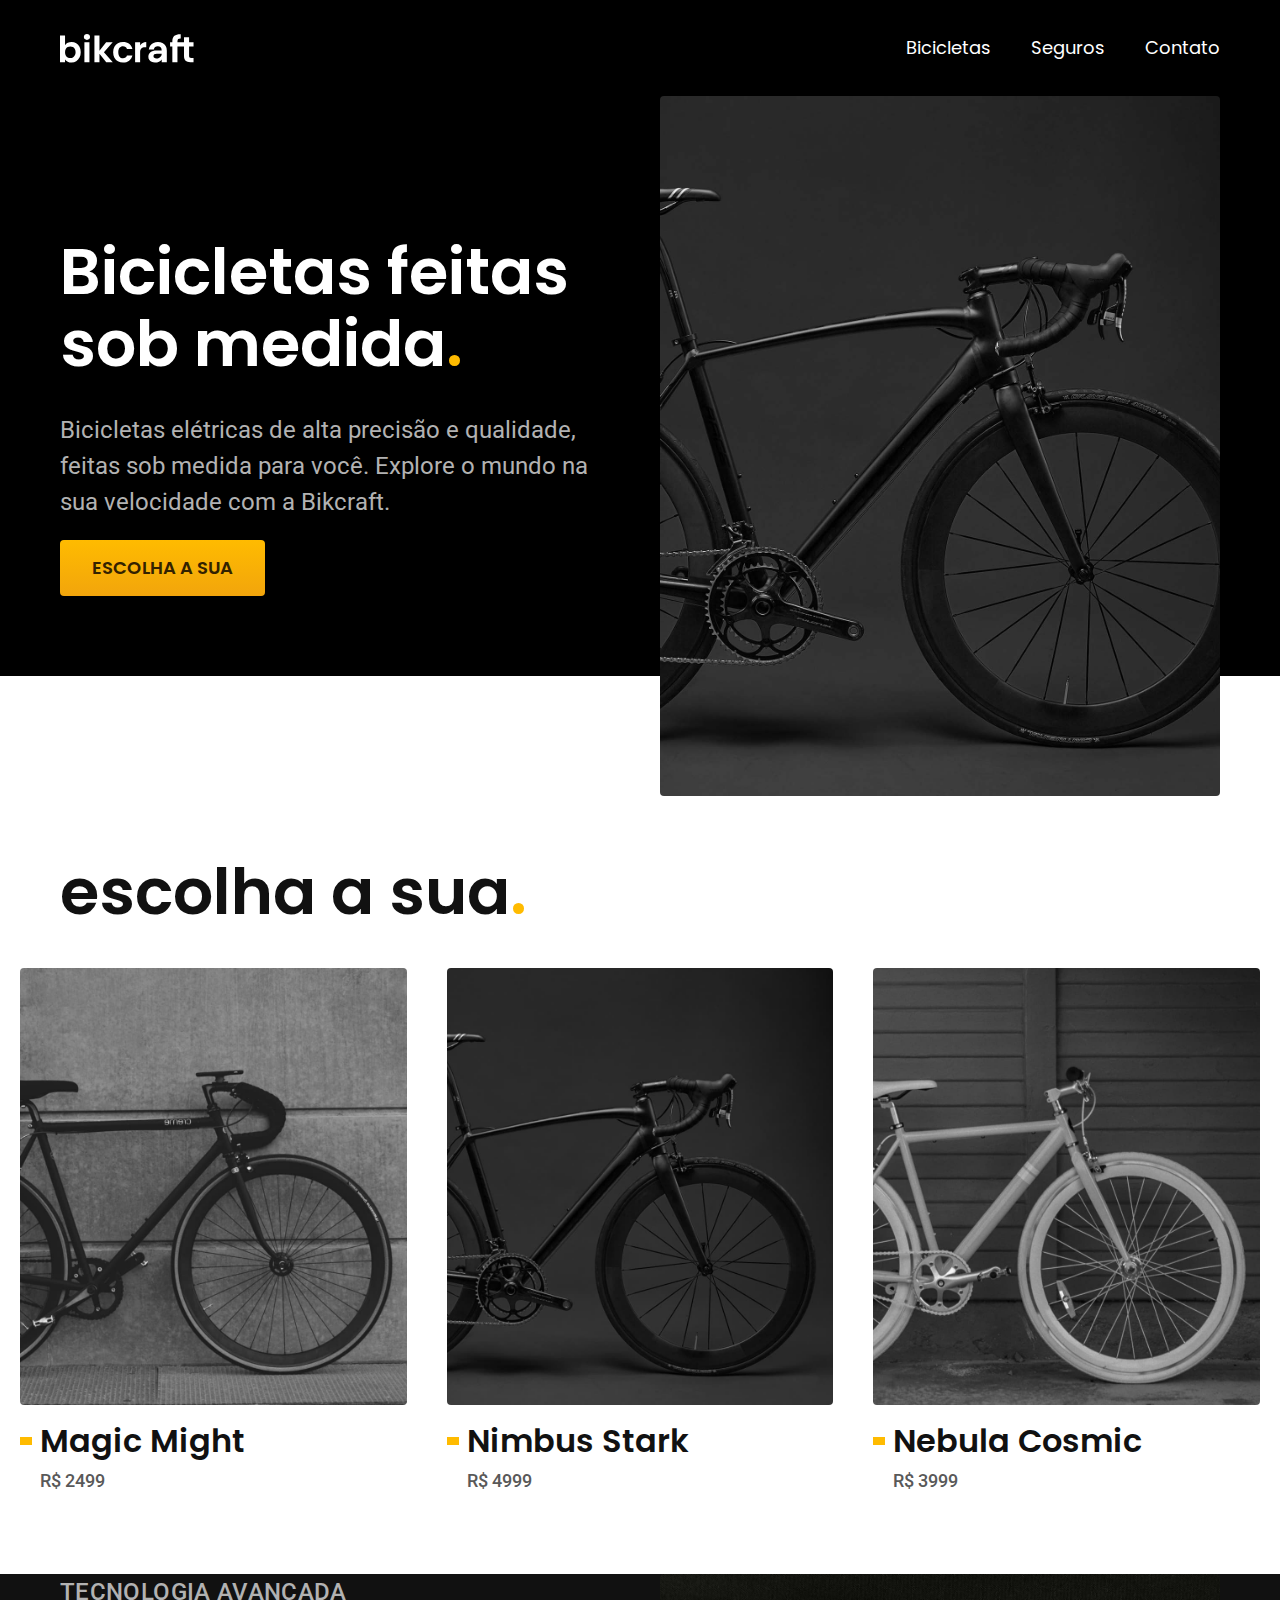
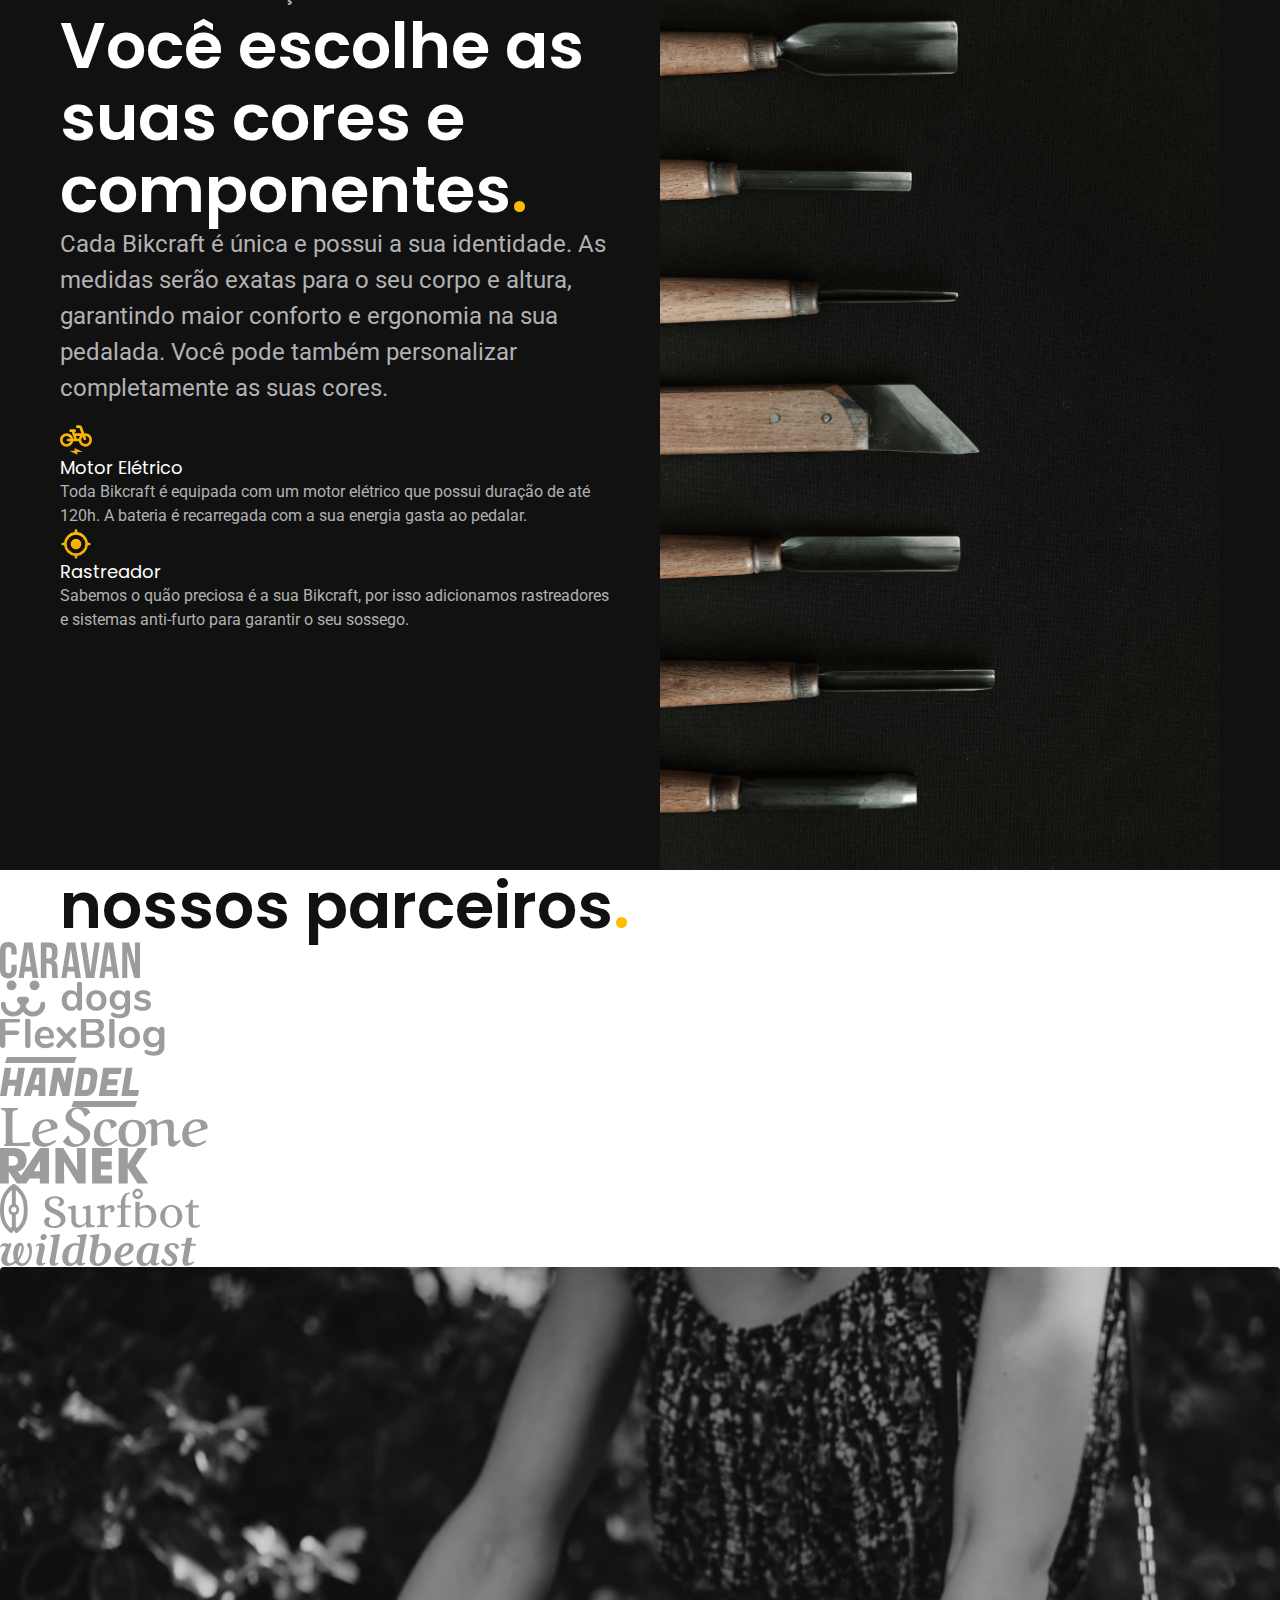
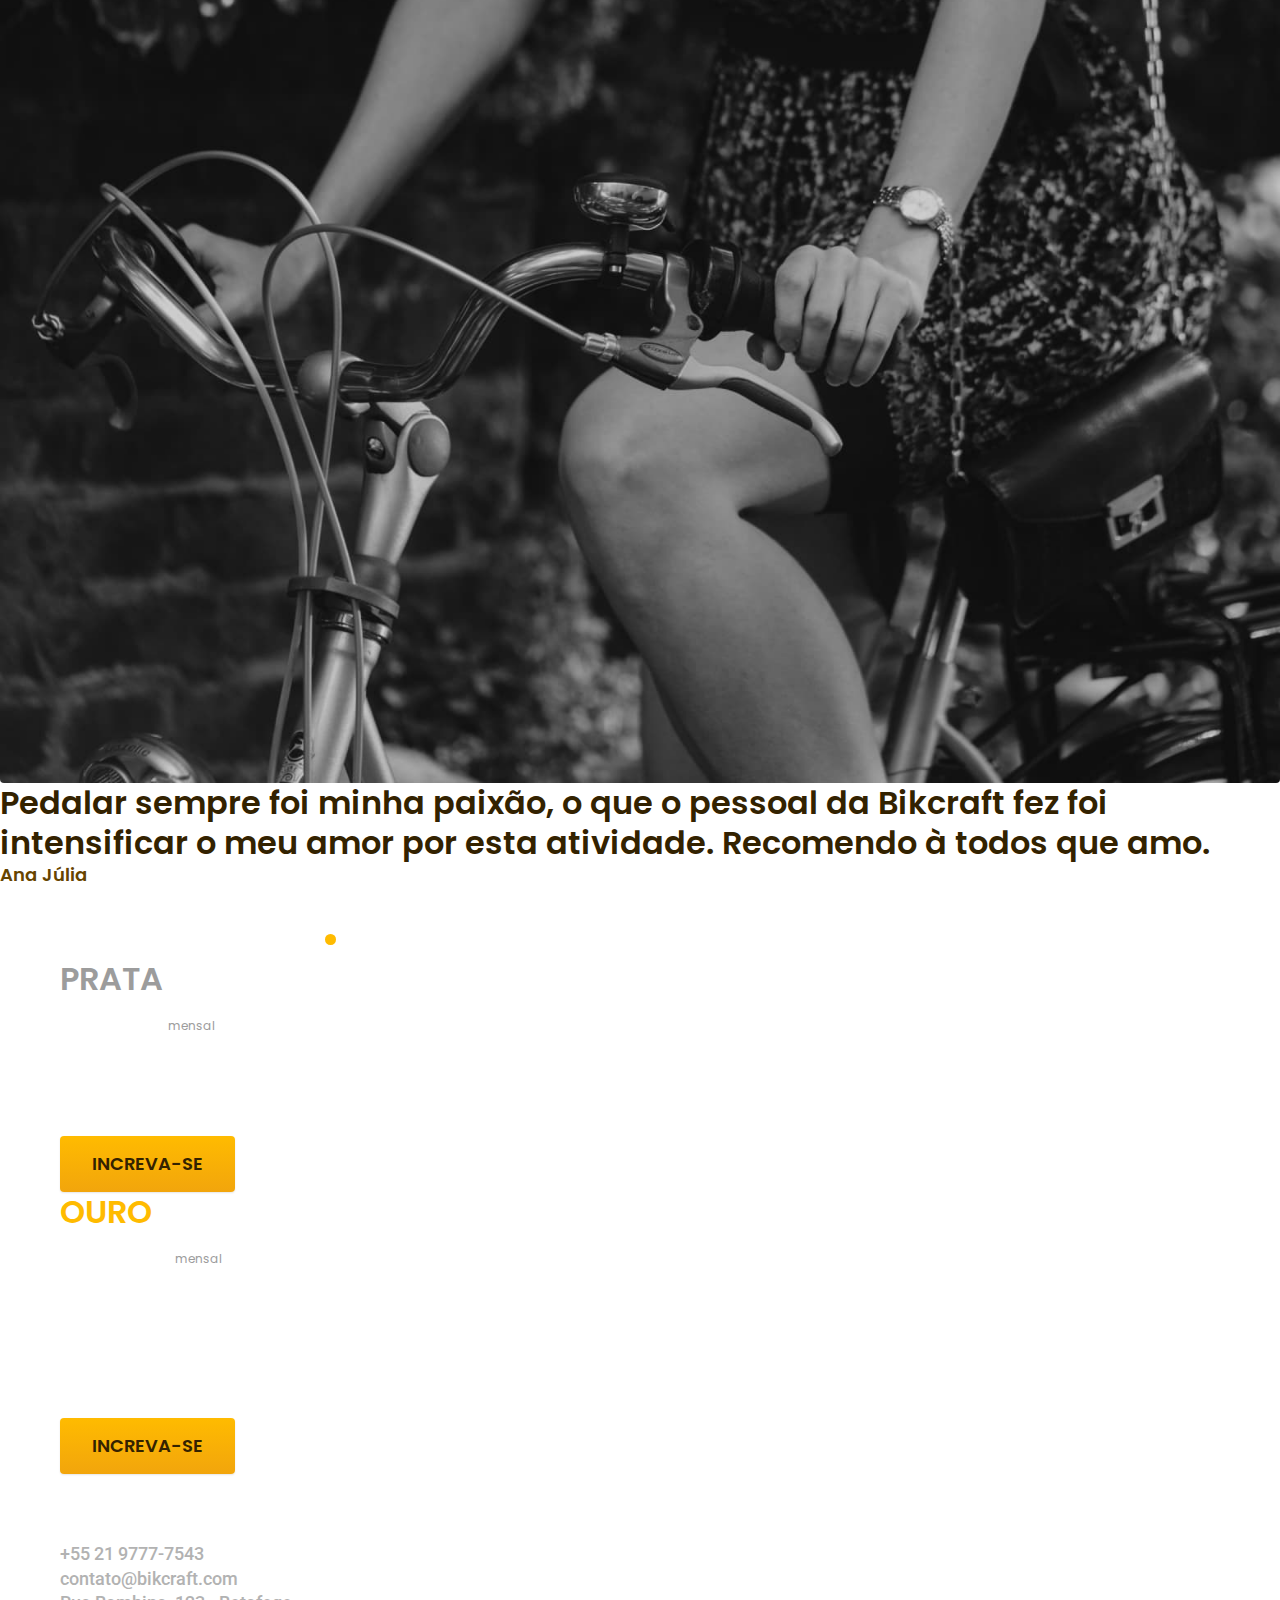
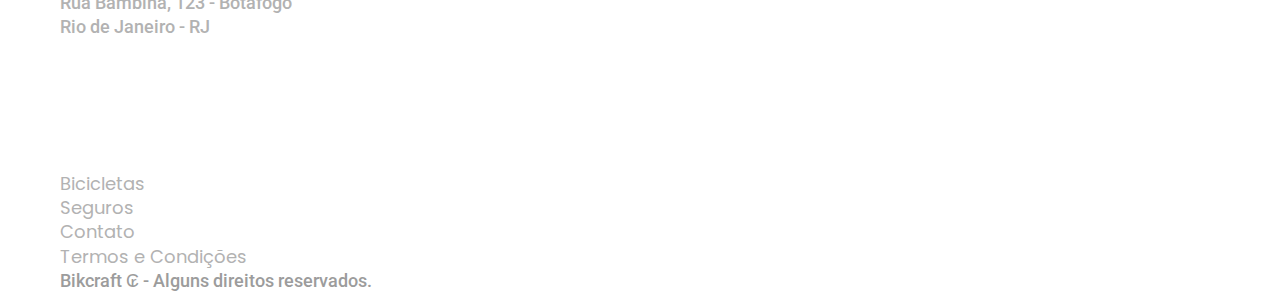
<file: index.html>
<!DOCTYPE html>
<html lang="pt-br">
  <head>
    <link rel="preconnect" href="https://fonts.googleapis.com" />
    <link rel="preconnect" href="https://fonts.gstatic.com" crossorigin />
    <meta charset="UTF-8" />
    <meta name="viewport" content="width=device-width, initial-scale=1.0" />
    <title>Bikcraft - Bicicletas Elétricas</title>
    <meta
      name="description"
      content="Bicicletas elétricas de alta precisão e qualidade, feitas sob medida para você. Explore o mundo na sua velocidade com a Bikcraft."
    />

    <link
      href="https://fonts.googleapis.com/css2?family=Merriweather:ital,wght@0,300;0,400;0,700;0,900;1,300;1,400;1,700;1,900&family=Poppins:ital,wght@0,100;0,200;0,300;0,400;0,500;0,600;0,700;0,800;0,900;1,100;1,200;1,300;1,400;1,500;1,600;1,700;1,800;1,900&family=Roboto:ital,wght@0,100;0,300;0,400;0,500;0,700;0,900;1,100;1,300;1,400;1,500;1,700;1,900&display=swap"
      rel="stylesheet"
    />
    <link rel="preload" href="css/style.css" as="style" />
    <link rel="stylesheet" href="css/style.css" />
  </head>
  <body>
    <header class="header-bg">
      <div class="header container">
        <a href="./"
          ><img
            src="img/bikcraft.svg"
            width="136"
            height="32"
            alt="Logotipo Bikcraft"
        /></a>
        <nav aria-label="primaria">
          <ul class="header-menu font-1-m cor-0">
            <li><a href="./bicicletas.html">Bicicletas</a></li>
            <li><a href="./seguros.html">Seguros</a></li>
            <li><a href="./contato.html">Contato</a></li>
          </ul>
        </nav>
      </div>
    </header>

    <main class="introducao-bg">
      <div class="introducao container">
        <div class="introducao-conteudo">
          <h1 class="font-1-xxl">
            Bicicletas feitas sob medida<span class="cor-p1">.</span>
          </h1>
          <p class="font-2-l cor-c5">
            Bicicletas elétricas de alta precisão e qualidade, feitas sob medida
            para você. Explore o mundo na sua velocidade com a Bikcraft.
          </p>
          <a
            class="botao"
            href="./bicicletas.html"
            title="clique para escolher uma bicicleta"
            >Escolha a sua</a
          >
        </div>
        <picture>
          <source
            media="(max-width: 800px)"
            srcset="./img/bicicletas/nimbus.jpg"
          />
          <img src="img/fotos/introducao.jpg" alt="Bicicleta elétrica preta." />
        </picture>
      </div>
    </main>

    <article class="bicicletas-lista">
      <h2 class="container font-1-xxl">
        escolha a sua<span class="cor-p1">.</span>
      </h2>

      <ul>
        <li>
          <a href="./bicicletas/magic.html">
            <img src="img/bicicletas/magic-home.jpg" alt="Bike Magic" />
            <h3 class="font-1-xl">Magic Might</h3>
            <span class="font-2-m cor-c8">R$ 2499</span>
          </a>
        </li>
        <li>
          <a href="./bicicletas/nimbus.html">
            <img src="img/bicicletas/nimbus-home.jpg" alt="Bike Nimbus" />
            <h3 class="font-1-xl">Nimbus Stark</h3>
            <span class="font-2-m cor-c8">R$ 4999</span>
          </a>
        </li>
        <li>
          <a href="./bicicletas/nebula.html">
            <img src="img/bicicletas/nebula-home.jpg" alt="Bike Nebula" />
            <h3 class="font-1-xl">Nebula Cosmic</h3>
            <span class="font-2-m cor-c8">R$ 3999</span>
          </a>
        </li>
      </ul>
    </article>

    <article class="tecnologia-bg">
      <div class="tecnologia container">
        <div class="tecnologia-conteudo">
          <span class="font-2-l-b cor-c5">Tecnologia Avançada</span>
          <h2 class="font-1-xxl cor-0">
            Você escolhe as suas cores e componentes<span class="cor-p1"
              >.</span
            >
          </h2>
          <p class="font-2-l cor-c5">
            Cada Bikcraft é única e possui a sua identidade. As medidas serão
            exatas para o seu corpo e altura, garantindo maior conforto e
            ergonomia na sua pedalada. Você pode também personalizar
            completamente as suas cores.
          </p>
          <a class="link" href="./bicicletas.html">Escolha um modelo</a>

          <div class="tecnologia-vantagens">
            <div>
              <img src="img/icones/eletrica.svg" alt="" />
              <h3 class="font-1-m cor-0">Motor Elétrico</h3>
              <p class="font-2-s cor-c5">
                Toda Bikcraft é equipada com um motor elétrico que possui
                duração de até 120h. A bateria é recarregada com a sua energia
                gasta ao pedalar.
              </p>
            </div>
            <div>
              <img src="img/icones/rastreador.svg" alt="" />
              <h3 class="font-1-m cor-0">Rastreador</h3>
              <p class="font-2-s cor-c5">
                Sabemos o quão preciosa é a sua Bikcraft, por isso adicionamos
                rastreadores e sistemas anti-furto para garantir o seu sossego.
              </p>
            </div>
          </div>
        </div>
        <div class="tecnologia-imagem">
          <img src="img/fotos/tecnologia.jpg" alt="" />
        </div>
      </div>
    </article>

    <section class="parceiros" aria-label="Nossos Parceiros">
      <h2 class="container font-1-xxl">
        nossos parceiros<span class="cor-p1">.</span>
      </h2>

      <ul>
        <li><img src="img/parceiros/caravan.svg" alt="Caravan" /></li>
        <li><img src="img/parceiros/dogs.svg" alt="Dogs" /></li>
        <li><img src="img/parceiros/flexblog.svg" alt="Flexblog" /></li>
        <li><img src="img/parceiros/handel.svg" alt="Handel" /></li>
        <li><img src="img/parceiros/lescone.svg" alt="Lescone" /></li>
        <li><img src="img/parceiros/ranek.svg" alt="Ranek" /></li>
        <li><img src="img/parceiros/surfbot.svg" alt="Surfbot" /></li>
        <li><img src="img/parceiros/wildbeast.svg" alt="Wildbeast" /></li>
      </ul>
    </section>

    <section class="depoimento" aria-label="depoimento">
      <div>
        <img
          src="img/fotos/depoimento.jpg"
          alt="Pessoa pedalando uma Bikcraft"
        />
      </div>
      <div class="depoimento-conteudo">
        <blockquote class="font-1-xl cor-p5">
          <p>
            Pedalar sempre foi minha paixão, o que o pessoal da Bikcraft fez foi
            intensificar o meu amor por esta atividade. Recomendo à todos que
            amo.
          </p>
        </blockquote>
        <span class="font-1-m-b cor-p4">Ana Júlia</span>
      </div>
    </section>

    <article class="seguros-bg">
      <div class="container seguros">
        <h2 class="font-1-xxl cor-0">seguros<span class="cor-p1">.</span></h2>
        <div class="seguros-item">
          <h3 class="font-1-xl cor-c6">PRATA</h3>
          <span class="font-1-xl cor-0"
            >R$ 199 <span class="font-1-xs cor-c6">mensal</span></span
          >
          <ul class="font-2-m cor-0">
            <li>Duas trocas por ano</li>
            <li>Assistência técnica</li>
            <li>Suporte 08h às 18h</li>
            <li>Cobertura estadual</li>
          </ul>
          <a class="botao secundario" href="./orcamento.html">Increva-se</a>
        </div>
        <div class="seguros-item">
          <h3 class="font-1-xl cor-p1">OURO</h3>
          <span class="font-1-xl cor-0"
            >R$ 299 <span class="font-1-xs cor-c6">mensal</span></span
          >
          <ul class="font-2-m cor-0">
            <li>Cinco trocas por ano</li>
            <li>Assistência especial</li>
            <li>Suporte 24h</li>
            <li>Cobertura nacional</li>
            <li>Desconto em parceiros</li>
            <li>Acesso ao Clube Bikcraft</li>
          </ul>
          <a class="botao" href="./orcamento.html">Increva-se</a>
        </div>
      </div>
    </article>

    <footer class="footer-bg">
      <div class="footer container">
        <img src="img/bikcraft.svg" alt="Logo Bikcraft" />

        <div class="footer-contato">
          <h3 class="font-2-l-b cor-0">Contato</h3>
          <ul class="font-2-m cor-c5">
            <li><a href="tel:+552197775643">+55 21 9777-7543</a></li>
            <li>
              <a href="mailto:contato@bikcraft.com">contato@bikcraft.com</a>
            </li>
            <li>Rua Bambina, 123 - Botafogo</li>
            <li>Rio de Janeiro - RJ</li>
          </ul>

          <div class="footer-redes">
            <a href="./">
              <img src="img/redes/instagram.svg" alt="Icone-Instagram" />
            </a>
            <a href="./">
              <img src="img/redes/facebook.svg" alt="Icone-Facebook" />
            </a>
            <a href="./">
              <img src="img/redes/youtube.svg" alt="Icone-Youtube" />
            </a>
          </div>
        </div>

        <div class="footer-informacoes">
          <h3 class="font-2-l-b cor-0">Informações</h3>
          <nav>
            <ul class="font-1-m cor-c5">
              <li><a href="./bicicletas.html">Bicicletas</a></li>
              <li><a href="./seguros.html">Seguros</a></li>
              <li><a href="./contato.html">Contato</a></li>
              <li><a href="./termos.html">Termos e Condições</a></li>
            </ul>
          </nav>
        </div>

        <p class="footer-copy font-2-m cor-c6">
          Bikcraft ₢ - Alguns direitos reservados.
        </p>
      </div>
    </footer>
    <script src="./js/script.js"></script>
  </body>
</html>
</file>
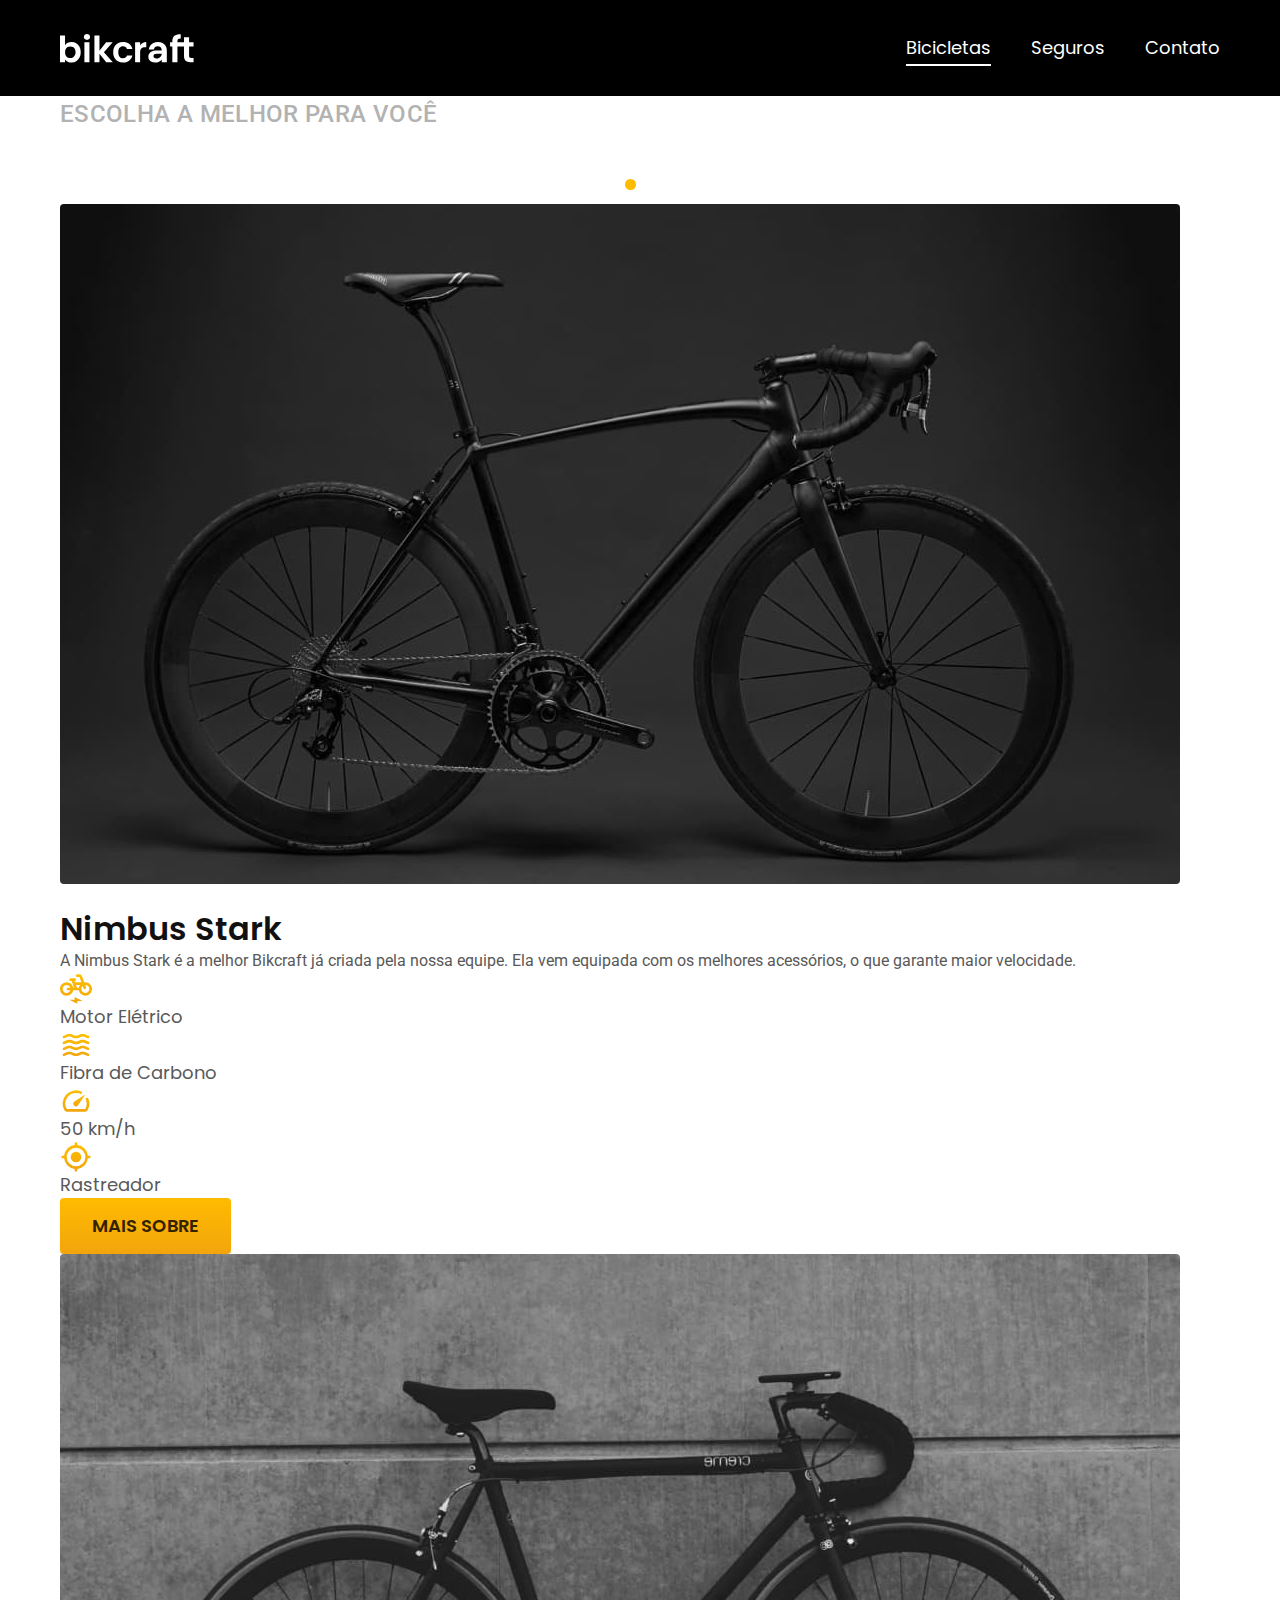
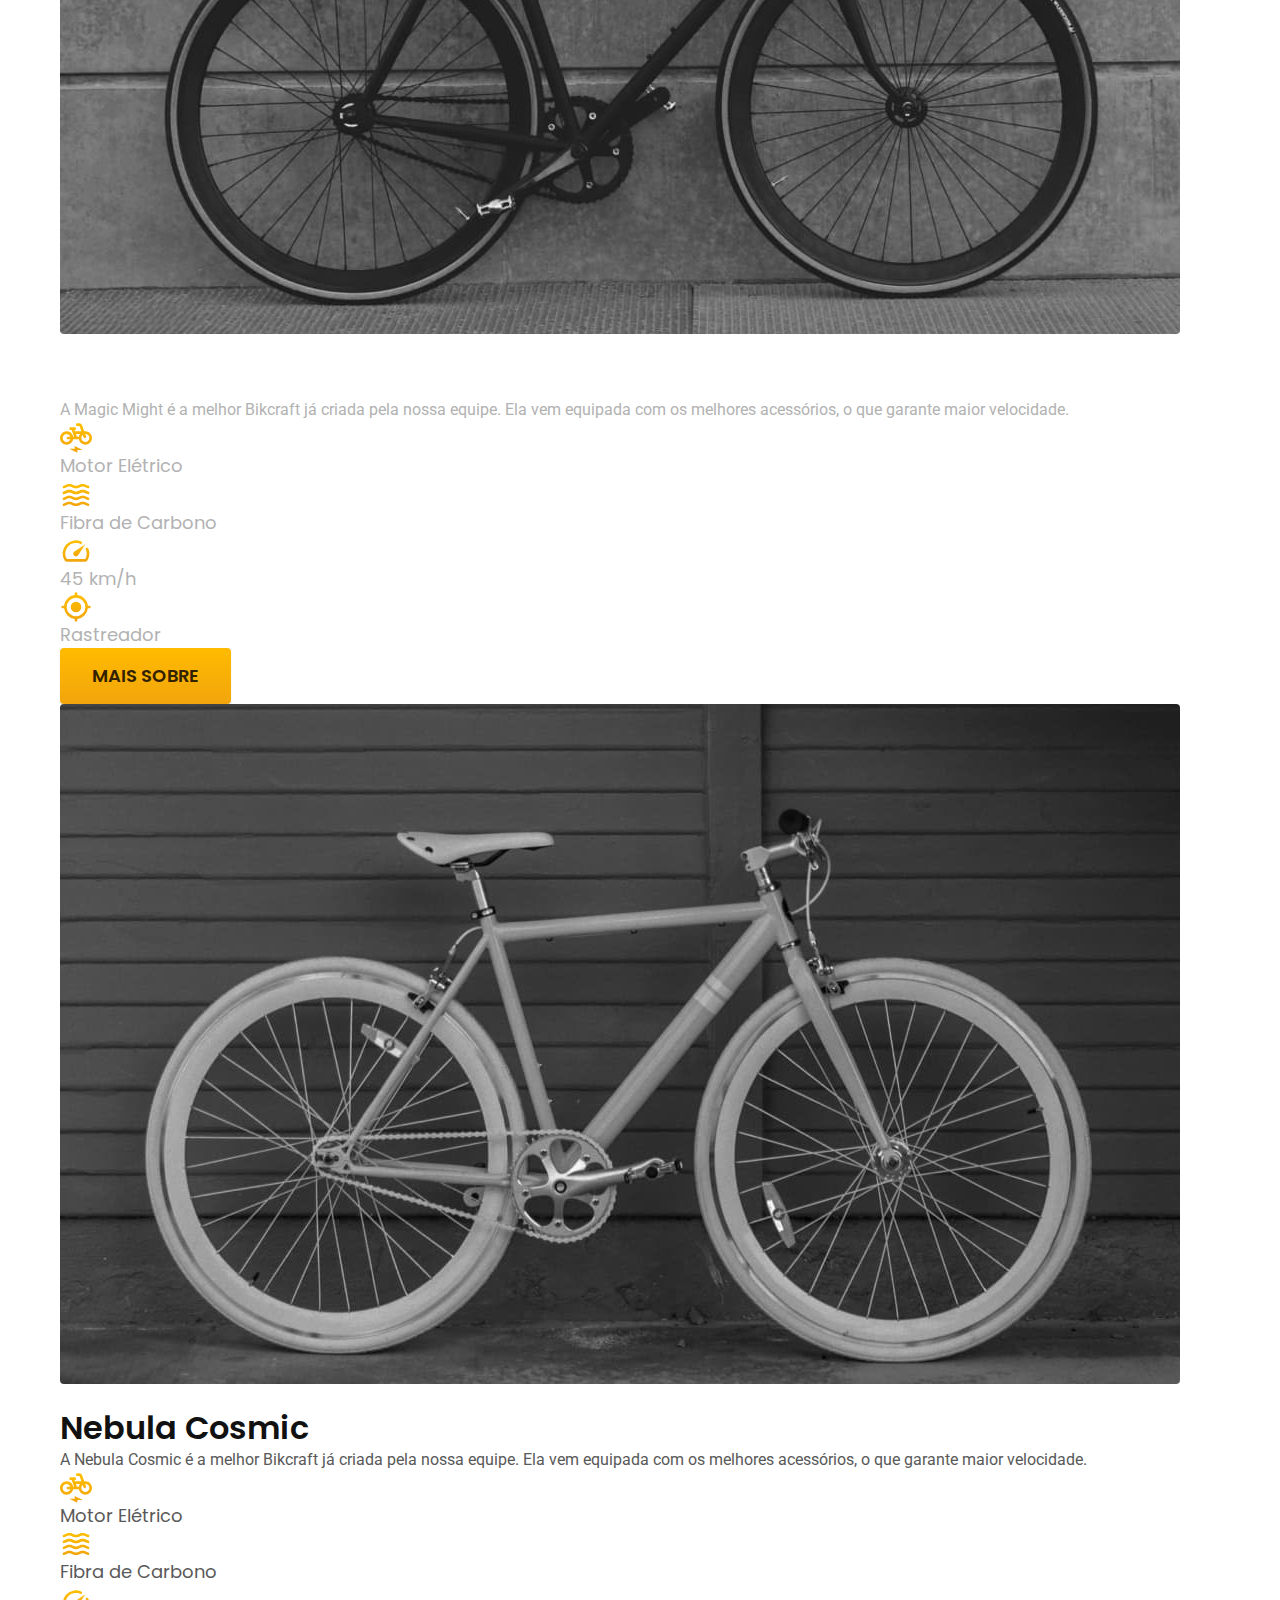
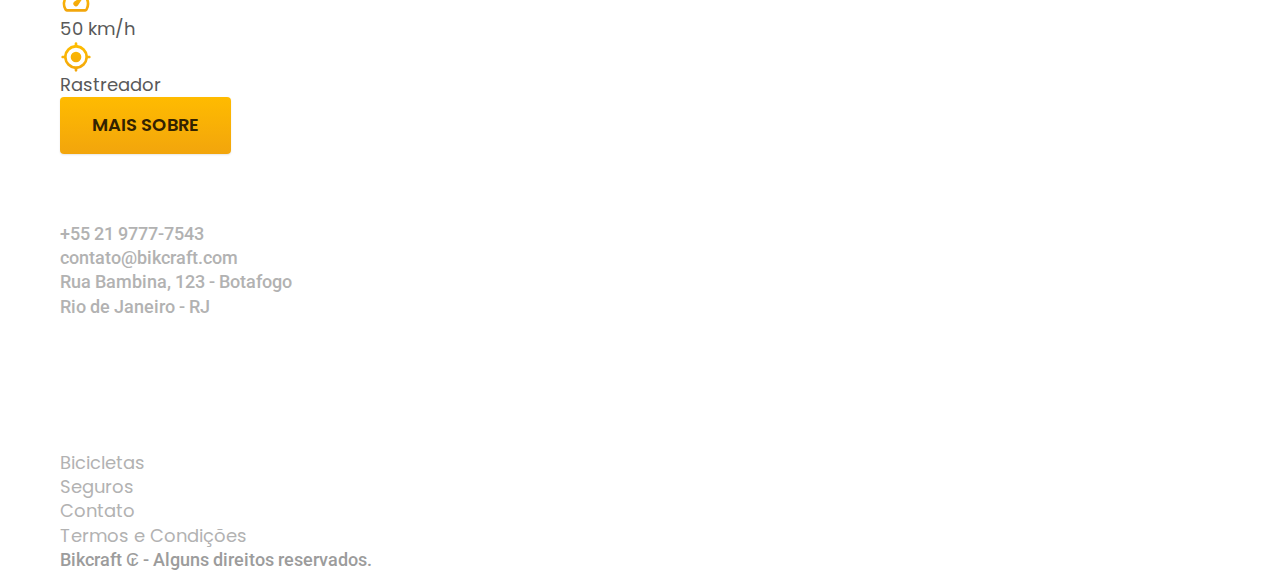
<file: bicicletas.html>
<!DOCTYPE html>
<html lang="pt-br">
  <head>
    <link rel="preconnect" href="https://fonts.googleapis.com" />
    <link rel="preconnect" href="https://fonts.gstatic.com" crossorigin />
    <meta charset="UTF-8" />
    <meta name="viewport" content="width=device-width, initial-scale=1.0" />
    <title>Bicicletas | Bikcraft</title>
    <meta name="description" content="Modelos de bicicletas da Bikcraft." />
    <link
      href="https://fonts.googleapis.com/css2?family=Merriweather:ital,wght@0,300;0,400;0,700;0,900;1,300;1,400;1,700;1,900&family=Poppins:ital,wght@0,100;0,200;0,300;0,400;0,500;0,600;0,700;0,800;0,900;1,100;1,200;1,300;1,400;1,500;1,600;1,700;1,800;1,900&family=Roboto:ital,wght@0,100;0,300;0,400;0,500;0,700;0,900;1,100;1,300;1,400;1,500;1,700;1,900&display=swap"
      rel="stylesheet"
    />
    <link rel="preload" href="css/style.css" as="style" />
    <link rel="stylesheet" href="css/style.css" />
  </head>
  <body id="bicicletas">
    <header class="header-bg">
      <div class="header container">
        <a href="./"><img src="img/bikcraft.svg" alt="Logotipo Bikcraft" /></a>
        <nav aria-label="primaria">
          <ul class="header-menu font-1-m cor-0">
            <li><a href="./bicicletas.html">Bicicletas</a></li>
            <li><a href="./seguros.html">Seguros</a></li>
            <li><a href="./contato.html">Contato</a></li>
          </ul>
        </nav>
      </div>
    </header>

    <main>
      <div class="titulo-bg">
        <div class="titulo container">
          <p class="font-2-l-b cor-c5">Escolha a melhor para você</p>
          <h1 class="font-1-xxl cor-0">
            nossas bicicletas<span class="cor-p1">.</span>
          </h1>
        </div>
      </div>

      <div>
        <div class="bicicletas container">
          <div class="bicicletas-imagem">
            <img src="img/bicicletas/nimbus.jpg" alt="Bicicleta preta" />
            <span class="font-2-m cor-0">R$ 4999</span>
          </div>
          <div class="bicicletas-conteudo">
            <h2 class="font-1-xl">Nimbus Stark</h2>
            <p class="font-2-s cor-c8">
              A Nimbus Stark é a melhor Bikcraft já criada pela nossa equipe.
              Ela vem equipada com os melhores acessórios, o que garante maior
              velocidade.
            </p>
            <ul class="font-1-m cor-c8">
              <li>
                <img src="img/icones/eletrica.svg" alt="" />
                Motor Elétrico
              </li>
              <li>
                <img src="img/icones/carbono.svg" alt="" />
                Fibra de Carbono
              </li>
              <li>
                <img src="img/icones/velocidade.svg" alt="" />
                50 km/h
              </li>
              <li>
                <img src="img/icones/rastreador.svg" alt="" />
                Rastreador
              </li>
            </ul>
            <a class="botao seta" href="./bicicletas/nimbus.html"
              >Mais Sobre
            </a>
          </div>
        </div>
      </div>

      <div class="bicicletas-bg">
        <div class="bicicletas container">
          <div class="bicicletas-imagem">
            <img src="img/bicicletas/magic.jpg" alt="Bicicleta preta" />
            <span class="font-2-m cor-0">R$ 2999</span>
          </div>
          <div class="bicicletas-conteudo">
            <h2 class="font-1-xl cor-0">Magic Might</h2>
            <p class="font-2-s cor-c5">
              A Magic Might é a melhor Bikcraft já criada pela nossa equipe. Ela
              vem equipada com os melhores acessórios, o que garante maior
              velocidade.
            </p>
            <ul class="font-1-m cor-c5">
              <li>
                <img src="img/icones/eletrica.svg" alt="" />
                Motor Elétrico
              </li>
              <li>
                <img src="img/icones/carbono.svg" alt="" />
                Fibra de Carbono
              </li>
              <li>
                <img src="img/icones/velocidade.svg" alt="" />
                45 km/h
              </li>
              <li>
                <img src="img/icones/rastreador.svg" alt="" />
                Rastreador
              </li>
            </ul>
            <a class="botao seta" href="./bicicletas/magic.html">Mais Sobre </a>
          </div>
        </div>
      </div>

      <div>
        <div class="bicicletas container">
          <div class="bicicletas-imagem">
            <img src="img/bicicletas/nebula.jpg" alt="Bicicleta preta" />
            <span class="font-2-m cor-0">R$ 3999</span>
          </div>
          <div class="bicicletas-conteudo">
            <h2 class="font-1-xl">Nebula Cosmic</h2>
            <p class="font-2-s cor-c8">
              A Nebula Cosmic é a melhor Bikcraft já criada pela nossa equipe.
              Ela vem equipada com os melhores acessórios, o que garante maior
              velocidade.
            </p>
            <ul class="font-1-m cor-c8">
              <li>
                <img src="img/icones/eletrica.svg" alt="" />
                Motor Elétrico
              </li>
              <li>
                <img src="img/icones/carbono.svg" alt="" />
                Fibra de Carbono
              </li>
              <li>
                <img src="img/icones/velocidade.svg" alt="" />
                50 km/h
              </li>
              <li>
                <img src="img/icones/rastreador.svg" alt="" />
                Rastreador
              </li>
            </ul>
            <a class="botao seta" href="./bicicletas/nebula.html"
              >Mais Sobre
            </a>
          </div>
        </div>
      </div>
    </main>

    <footer class="footer-bg">
      <div class="footer container">
        <img src="img/bikcraft.svg" alt="Logo Bikcraft" />

        <div class="footer-contato">
          <h3 class="font-2-l-b cor-0">Contato</h3>
          <ul class="font-2-m cor-c5">
            <li><a href="tel:+552197775643">+55 21 9777-7543</a></li>
            <li>
              <a href="mailto:contato@bikcraft.com">contato@bikcraft.com</a>
            </li>
            <li>Rua Bambina, 123 - Botafogo</li>
            <li>Rio de Janeiro - RJ</li>
          </ul>

          <div class="footer-redes">
            <a href="./">
              <img src="img/redes/instagram.svg" alt="Icone-Instagram" />
            </a>
            <a href="./">
              <img src="img/redes/facebook.svg" alt="Icone-Facebook" />
            </a>
            <a href="./">
              <img src="img/redes/youtube.svg" alt="Icone-Youtube" />
            </a>
          </div>
        </div>

        <div class="footer-informacoes">
          <h3 class="font-2-l-b cor-0">Informações</h3>
          <nav>
            <ul class="font-1-m cor-c5">
              <li><a href="./bicicletas.html">Bicicletas</a></li>
              <li><a href="./seguros.html">Seguros</a></li>
              <li><a href="./contato.html">Contato</a></li>
              <li><a href="./termos.html">Termos e Condições</a></li>
            </ul>
          </nav>
        </div>

        <p class="footer-copy font-2-m cor-c6">
          Bikcraft ₢ - Alguns direitos reservados.
        </p>
      </div>
    </footer>
    <script src="./js/script.js"></script>
  </body>
</html>
</file>
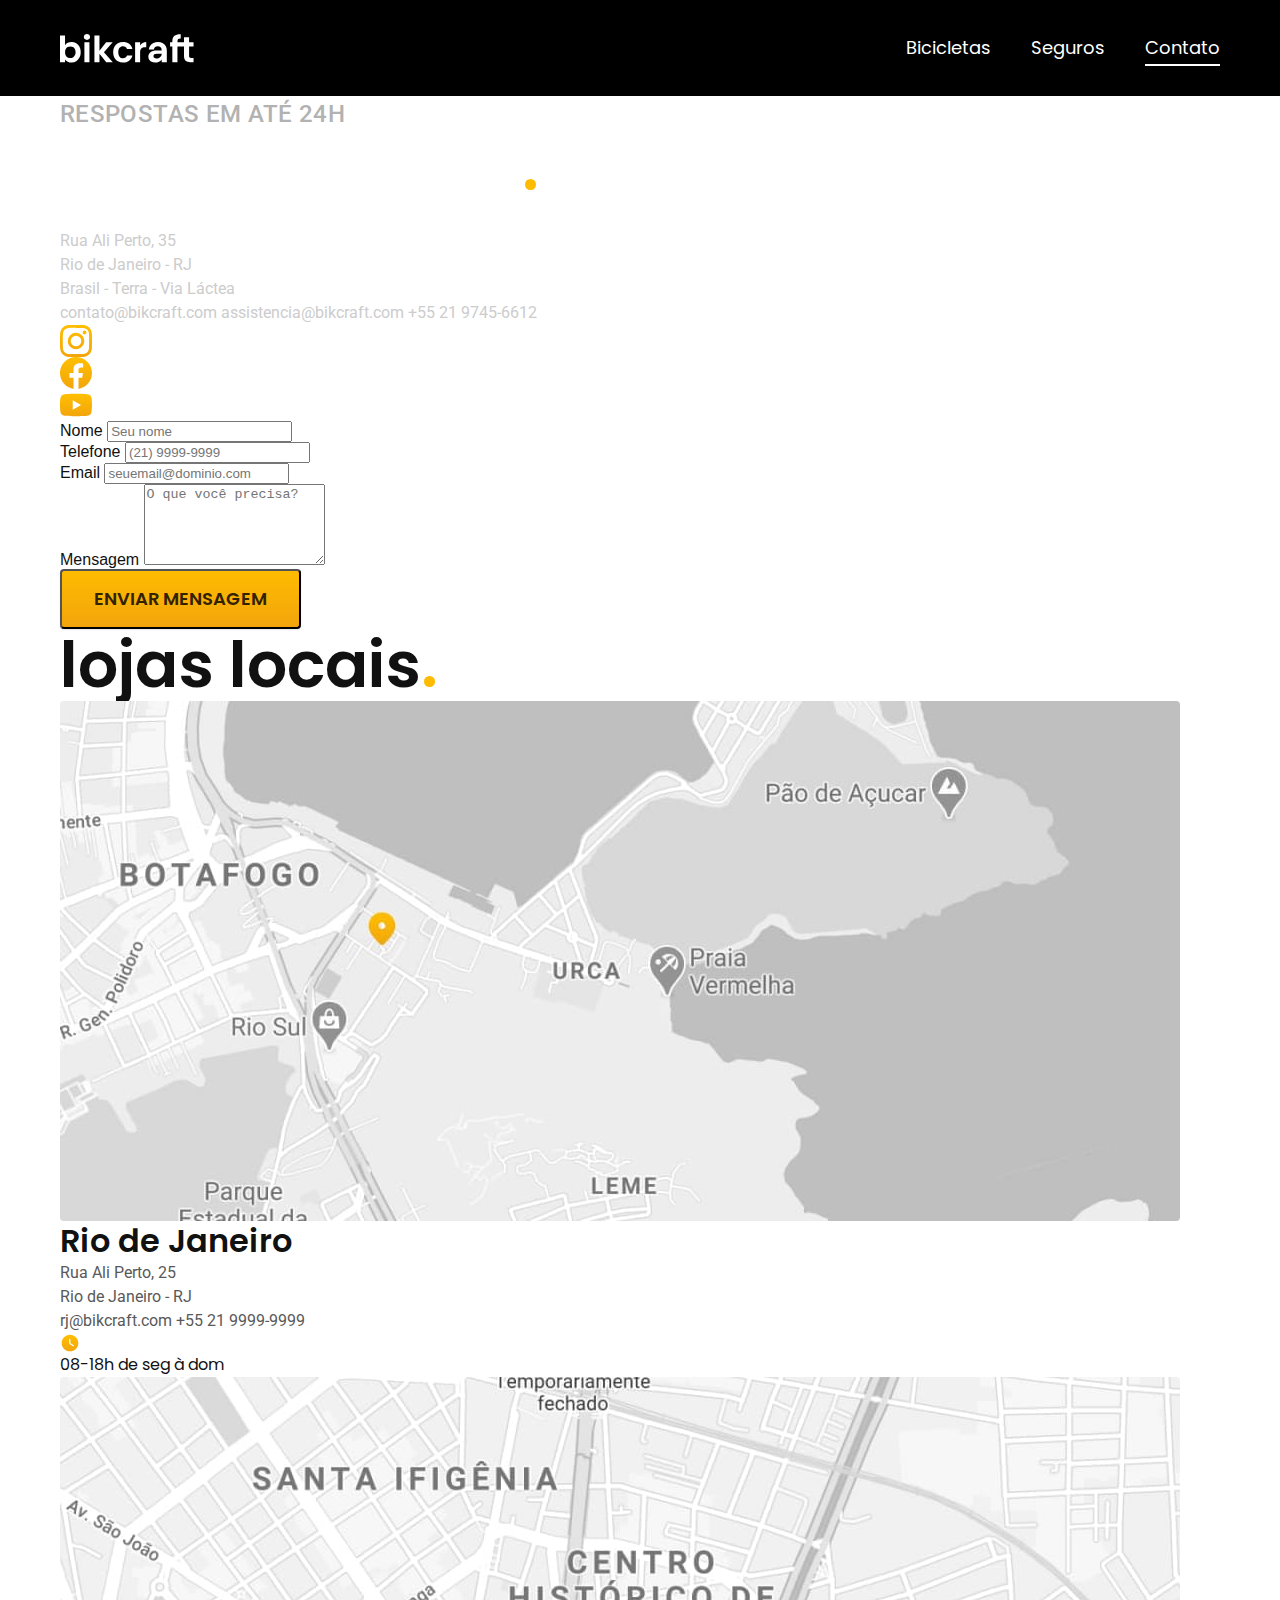
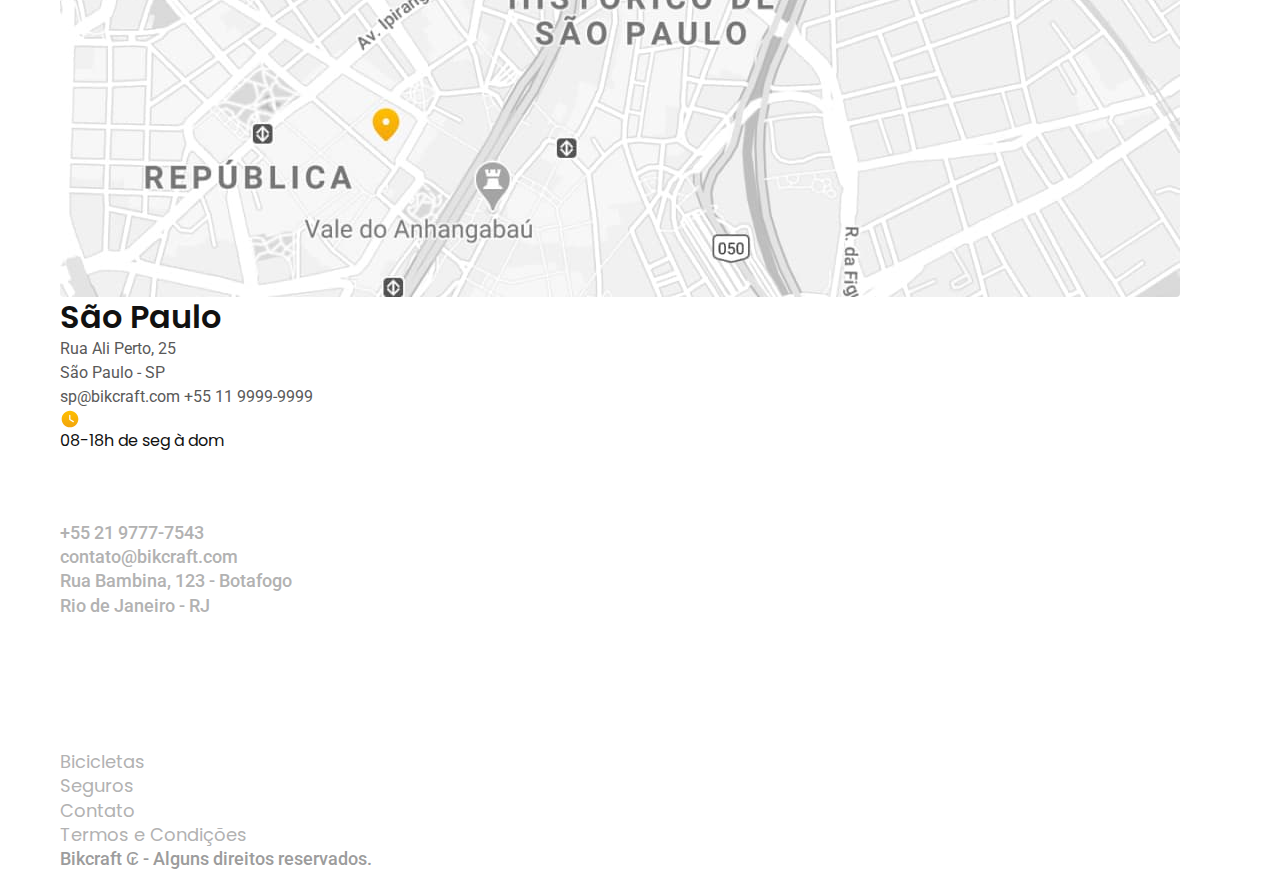
<file: contato.html>
<!DOCTYPE html>
<html lang="pt-br">
  <head>
    <link rel="preconnect" href="https://fonts.googleapis.com" />
    <link rel="preconnect" href="https://fonts.gstatic.com" crossorigin />
    <meta charset="UTF-8" />
    <meta name="viewport" content="width=device-width, initial-scale=1.0" />
    <title>Contato | Bikcraft</title>
    <meta name="description" content="Informações de contato da Bikcraft." />
    <link
      href="https://fonts.googleapis.com/css2?family=Merriweather:ital,wght@0,300;0,400;0,700;0,900;1,300;1,400;1,700;1,900&family=Poppins:ital,wght@0,100;0,200;0,300;0,400;0,500;0,600;0,700;0,800;0,900;1,100;1,200;1,300;1,400;1,500;1,600;1,700;1,800;1,900&family=Roboto:ital,wght@0,100;0,300;0,400;0,500;0,700;0,900;1,100;1,300;1,400;1,500;1,700;1,900&display=swap"
      rel="stylesheet"
    />
    <link rel="preload" href="css/style.css" as="style" />
    <link rel="stylesheet" href="css/style.css" />
  </head>
  <body id="contato">
    <header class="header-bg">
      <div class="header container">
        <a href="./"><img src="img/bikcraft.svg" alt="Logotipo Bikcraft" /></a>
        <nav aria-label="primaria">
          <ul class="header-menu font-1-m cor-0">
            <li><a href="./bicicletas.html">Bicicletas</a></li>
            <li><a href="./seguros.html">Seguros</a></li>
            <li><a href="./contato.html">Contato</a></li>
          </ul>
        </nav>
      </div>
    </header>

    <main>
      <div class="titulo-bg">
        <div class="titulo container">
          <p class="font-2-l-b cor-c5">Respostas em até 24h</p>
          <h1 class="font-1-xxl cor-0">
            nosso contato<span class="cor-p1">.</span>
          </h1>
        </div>
      </div>

      <div class="contato container">
        <section class="contato-dados" aria-label="endereco">
          <h2 class="font-1-m cor-0">Loja Online</h2>
          <div class="contato-endereco font-2-s cor-c4">
            <p>Rua Ali Perto, 35</p>
            <p>Rio de Janeiro - RJ</p>
            <p>Brasil - Terra - Via Láctea</p>
          </div>
          <address class="contato-meios font-2-s cor-c4">
            <a href="mailto:contato@bikcraft.com">contato@bikcraft.com</a>
            <a href="mailto:assistencia@bikcraft.com"
              >assistencia@bikcraft.com</a
            >
            <a href="tel:+552197456612">+55 21 9745-6612</a>
          </address>
          <div class="contato-redes">
            <a href="./">
              <img src="img/redes/instagram-p.svg" alt="Icone-Instagram" />
            </a>
            <a href="./">
              <img src="img/redes/facebook-p.svg" alt="Icone-Facebook" />
            </a>
            <a href="./">
              <img src="img/redes/youtube-p.svg" alt="Icone-Youtube" />
            </a>
          </div>
        </section>
        <section class="contato-formulario" aria-label="formulario">
          <form class="form" action="./contato.html">
            <div>
              <label for="nome">Nome</label>
              <input type="text" name="nome" id="nome" placeholder="Seu nome" />
            </div>
            <div>
              <label for="telefone">Telefone</label>
              <input
                type="text"
                name="telefone"
                id="telefone"
                placeholder="(21) 9999-9999"
              />
            </div>
            <div class="col-2">
              <label for="email">Email</label>
              <input
                type="email"
                name="email"
                id="email"
                placeholder="seuemail@dominio.com"
              />
            </div>
            <div class="col-2">
              <label for="mensagem">Mensagem</label>
              <textarea
                rows="5"
                name="mensagem"
                id="mensagem"
                placeholder="O que você precisa?"
              ></textarea>
            </div>
            <button class="botao col-2">Enviar Mensagem</button>
          </form>
        </section>
      </div>
    </main>

    <article class="lojas container">
      <h2 class="font-1-xxl">lojas locais<span class="cor-p1">.</span></h2>
      <div class="lojas-item">
        <img src="./img/lojas/rj.jpg" alt="mapa com o endereço da loja" />
        <div class="lojas-conteudo">
          <h3 class="font-1-xl">Rio de Janeiro</h3>
          <div class="lojas-dados font-2-s cor-c8">
            <p>Rua Ali Perto, 25</p>
            <p>Rio de Janeiro - RJ</p>
          </div>
          <div class="lojas-dados font-2-s cor-c8">
            <a href="mailto:rj@bikcraft.com">rj@bikcraft.com</a>
            <a href="tel:+552199999999">+55 21 9999-9999</a>
          </div>
          <p class="lojas-tempo font-1-s">
            <img src="img/icones/horario.svg" alt="" />08-18h de seg à dom
          </p>
        </div>
      </div>
      <div class="lojas-item">
        <img src="./img/lojas/sp.jpg" alt="mapa com o endereço da loja" />
        <div class="lojas-conteudo">
          <h3 class="font-1-xl">São Paulo</h3>
          <div class="lojas-dados font-2-s cor-c8">
            <p>Rua Ali Perto, 25</p>
            <p>São Paulo - SP</p>
          </div>
          <div class="lojas-dados font-2-s cor-c8">
            <a href="mailto:rj@bikcraft.com">sp@bikcraft.com</a>
            <a href="tel:+551199999999">+55 11 9999-9999</a>
          </div>
          <p class="lojas-tempo font-1-s">
            <img src="img/icones/horario.svg" alt="" />08-18h de seg à dom
          </p>
        </div>
      </div>
    </article>

    <footer class="footer-bg">
      <div class="footer container">
        <img src="img/bikcraft.svg" alt="Logo Bikcraft" />

        <div class="footer-contato">
          <h3 class="font-2-l-b cor-0">Contato</h3>
          <ul class="font-2-m cor-c5">
            <li><a href="tel:+552197775643">+55 21 9777-7543</a></li>
            <li>
              <a href="mailto:contato@bikcraft.com">contato@bikcraft.com</a>
            </li>
            <li>Rua Bambina, 123 - Botafogo</li>
            <li>Rio de Janeiro - RJ</li>
          </ul>

          <div class="footer-redes">
            <a href="./">
              <img src="img/redes/instagram.svg" alt="Icone-Instagram" />
            </a>
            <a href="./">
              <img src="img/redes/facebook.svg" alt="Icone-Facebook" />
            </a>
            <a href="./">
              <img src="img/redes/youtube.svg" alt="Icone-Youtube" />
            </a>
          </div>
        </div>

        <div class="footer-informacoes">
          <h3 class="font-2-l-b cor-0">Informações</h3>
          <nav>
            <ul class="font-1-m cor-c5">
              <li><a href="./bicicletas.html">Bicicletas</a></li>
              <li><a href="./seguros.html">Seguros</a></li>
              <li><a href="./contato.html">Contato</a></li>
              <li><a href="./termos.html">Termos e Condições</a></li>
            </ul>
          </nav>
        </div>

        <p class="footer-copy font-2-m cor-c6">
          Bikcraft ₢ - Alguns direitos reservados.
        </p>
      </div>
    </footer>
    <script src="./js/script.js"></script>
  </body>
</html>
</file>
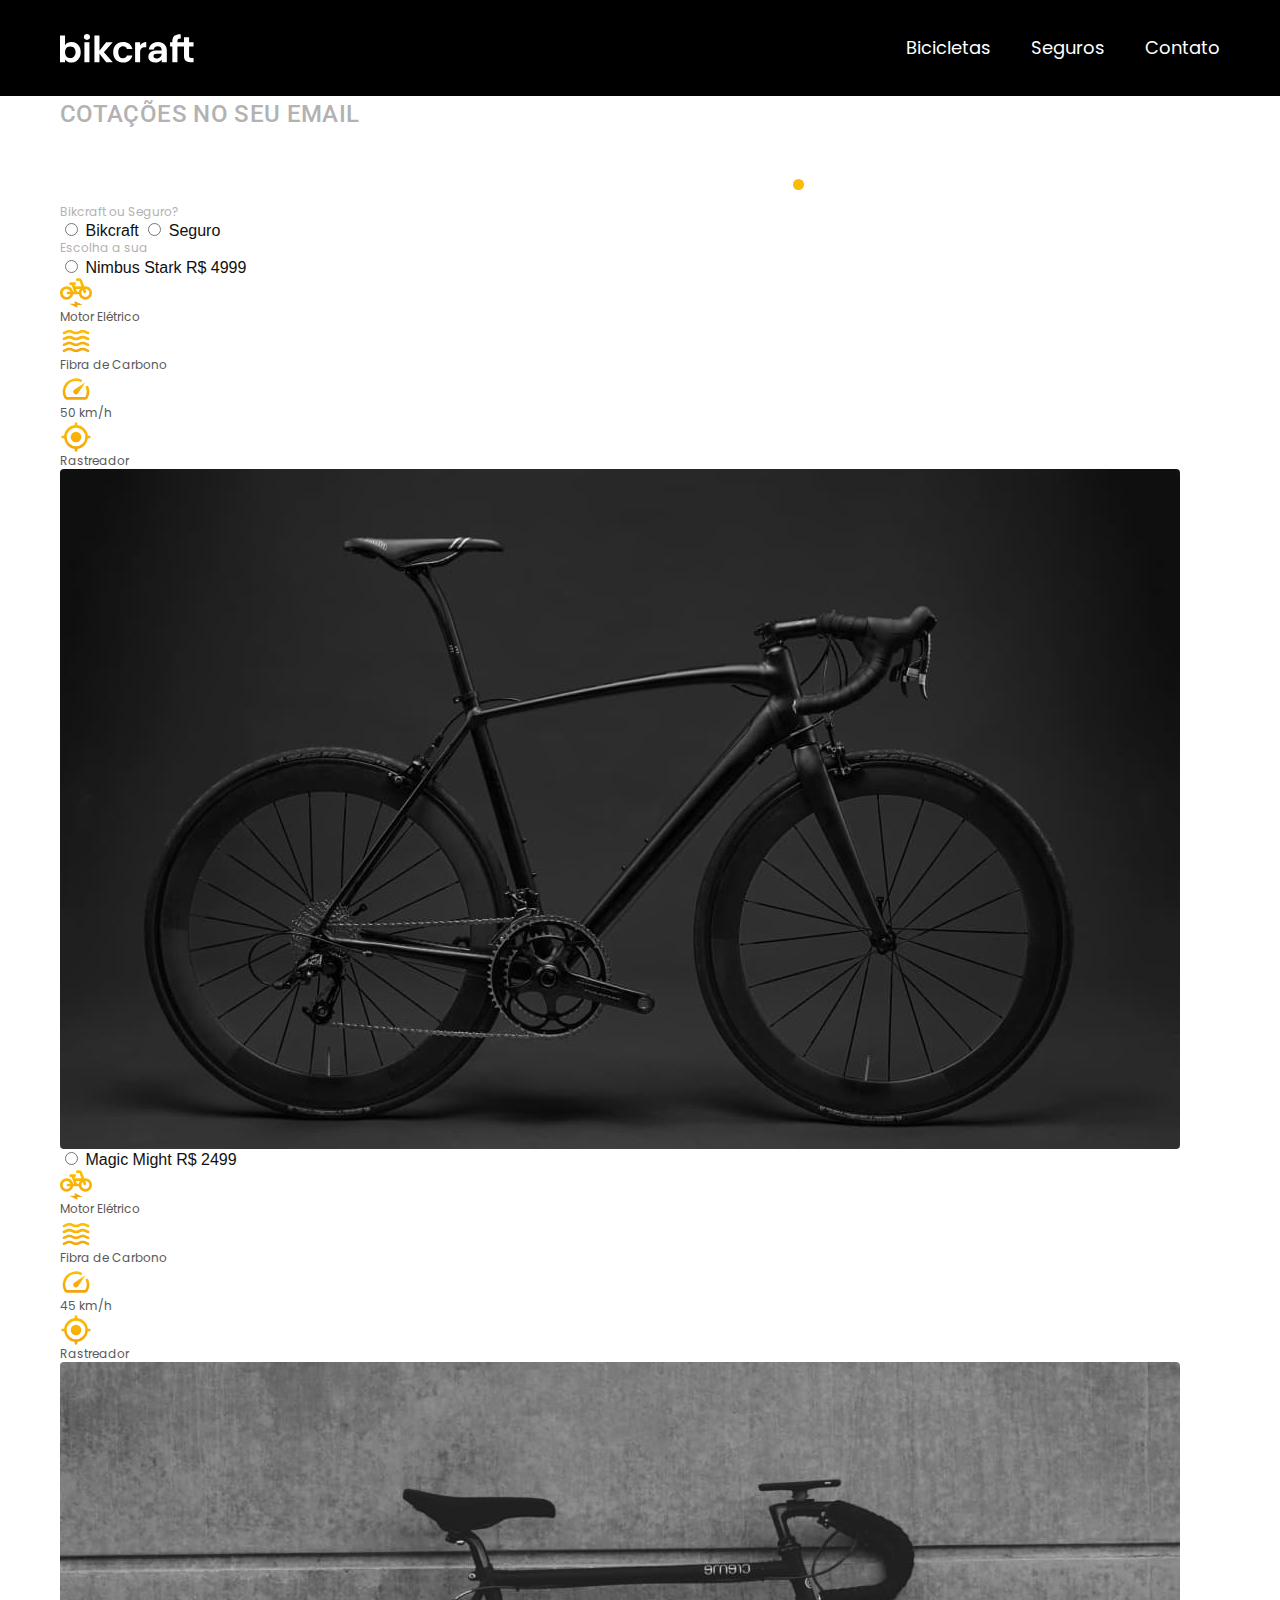
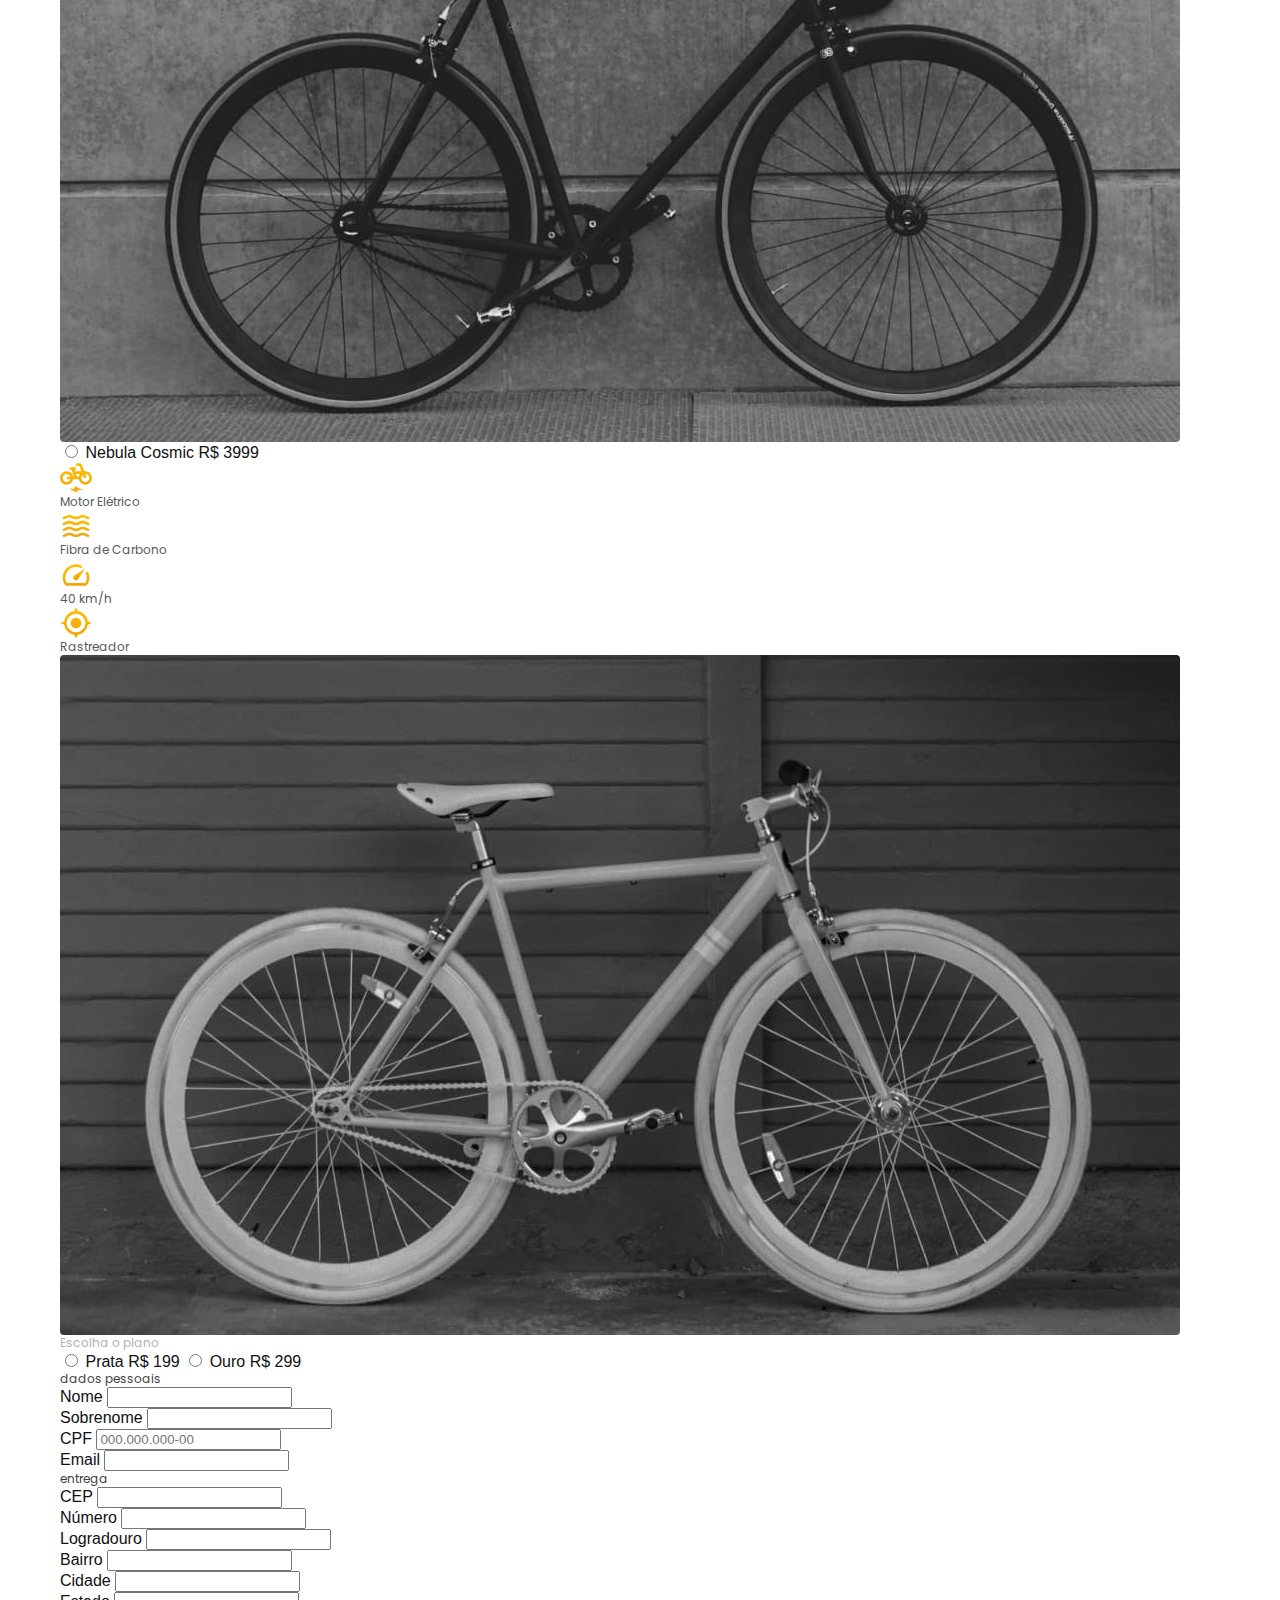
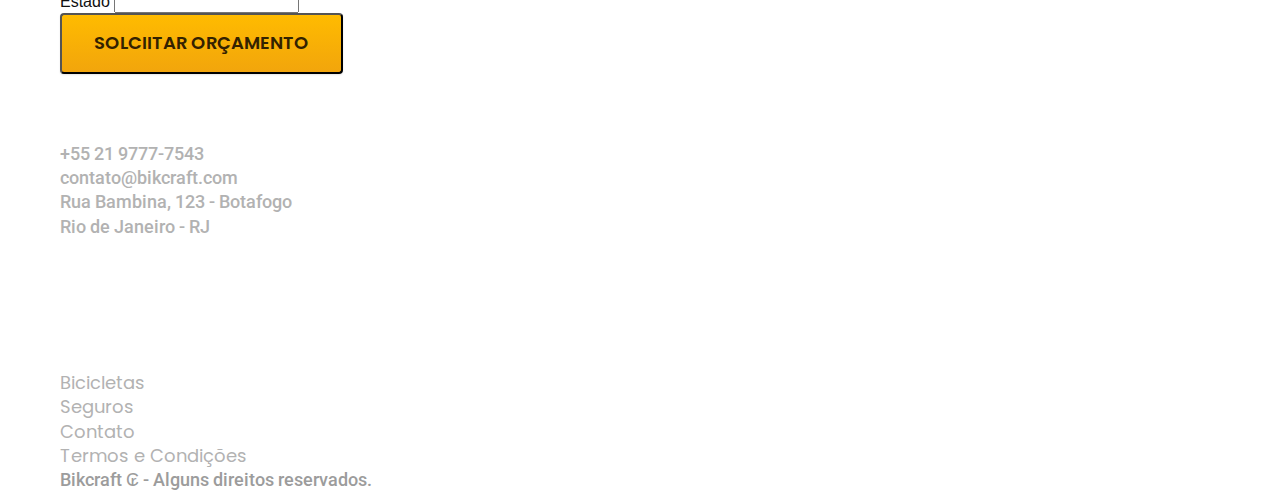
<file: orcamento.html>
<!DOCTYPE html>
<html lang="pt-br">
  <head>
    <link rel="preconnect" href="https://fonts.googleapis.com" />
    <link rel="preconnect" href="https://fonts.gstatic.com" crossorigin />
    <meta charset="UTF-8" />
    <meta name="viewport" content="width=device-width, initial-scale=1.0" />
    <title>Orçamento | Bikcraft</title>
    <meta
      name="description"
      content="Termos e descrições relacionados aos nossos serviços."
    />
    <link
      href="https://fonts.googleapis.com/css2?family=Merriweather:ital,wght@0,300;0,400;0,700;0,900;1,300;1,400;1,700;1,900&family=Poppins:ital,wght@0,100;0,200;0,300;0,400;0,500;0,600;0,700;0,800;0,900;1,100;1,200;1,300;1,400;1,500;1,600;1,700;1,800;1,900&family=Roboto:ital,wght@0,100;0,300;0,400;0,500;0,700;0,900;1,100;1,300;1,400;1,500;1,700;1,900&display=swap"
      rel="stylesheet"
    />
    <link rel="preload" href="css/style.css" as="style" />
    <link rel="stylesheet" href="css/style.css" />
  </head>
  <body id="orcamento">
    <header class="header-bg">
      <div class="header container">
        <a href="./"><img src="img/bikcraft.svg" alt="Logotipo Bikcraft" /></a>
        <nav aria-label="primaria">
          <ul class="header-menu font-1-m cor-0">
            <li><a href="./bicicletas.html">Bicicletas</a></li>
            <li><a href="./seguros.html">Seguros</a></li>
            <li><a href="./contato.html">Contato</a></li>
          </ul>
        </nav>
      </div>
    </header>

    <main>
      <div class="titulo-bg">
        <div class="titulo container">
          <p class="font-2-l-b cor-c5">Cotações no seu email</p>
          <h1 class="font-1-xxl cor-0">
            solicite um orçamento<span class="cor-p1">.</span>
          </h1>
        </div>
      </div>

      <form class="orcamento container" action="./">
        <div class="orcamento-produto">
          <h2 class="font-1-xs cor-c5">Bikcraft ou Seguro?</h2>

          <input type="radio" name="tipo" value="bikcraft" id="bikcraft" />
          <label for="bikcraft">Bikcraft</label>

          <input type="radio" name="tipo" value="seguro" id="seguro" />
          <label for="seguro">Seguro</label>

          <div class="orcamento-conteudo" id="orcamento-bikcraft">
            <h2 class="font-1-xs cor-c5">Escolha a sua</h2>

            <input type="radio" name="produto" value="nimbus" id="nimbus" />
            <label for="nimbus">Nimbus Stark <span>R$ 4999</span></label>
            <div class="orcamento-detalhes">
              <ul class="font-1-xs cor-c8">
                <li>
                  <img src="./img/icones/eletrica.svg" alt="" />Motor Elétrico
                </li>
                <li>
                  <img src="./img/icones/carbono.svg" alt="" />Fibra de Carbono
                </li>
                <li><img src="./img/icones/velocidade.svg" alt="" />50 km/h</li>
                <li>
                  <img src="./img/icones/rastreador.svg" alt="" />Rastreador
                </li>
              </ul>
              <img src="img/bicicletas/nimbus.jpg" alt="Bicicleta preta" />
            </div>

            <input type="radio" name="produto" value="magic" id="magic" />
            <label for="magic">Magic Might <span>R$ 2499</span></label>
            <div class="orcamento-detalhes">
              <ul class="font-1-xs cor-c8">
                <li>
                  <img src="./img/icones/eletrica.svg" alt="" />Motor Elétrico
                </li>
                <li>
                  <img src="./img/icones/carbono.svg" alt="" />Fibra de Carbono
                </li>
                <li><img src="./img/icones/velocidade.svg" alt="" />45 km/h</li>
                <li>
                  <img src="./img/icones/rastreador.svg" alt="" />Rastreador
                </li>
              </ul>
              <img src="img/bicicletas/magic.jpg" alt="Bicicleta preta" />
            </div>

            <input type="radio" name="produto" value="nebula" id="nebula" />
            <label for="nebula">Nebula Cosmic <span>R$ 3999</span></label>
            <div class="orcamento-detalhes">
              <ul class="font-1-xs cor-c8">
                <li>
                  <img src="./img/icones/eletrica.svg" alt="" />Motor Elétrico
                </li>
                <li>
                  <img src="./img/icones/carbono.svg" alt="" />Fibra de Carbono
                </li>
                <li><img src="./img/icones/velocidade.svg" alt="" />40 km/h</li>
                <li>
                  <img src="./img/icones/rastreador.svg" alt="" />Rastreador
                </li>
              </ul>
              <img src="img/bicicletas/nebula.jpg" alt="Bicicleta preta" />
            </div>
          </div>

          <div class="orcamento-conteudo" id="orcamento-seguro">
            <h2 class="font-1-xs cor-c5">Escolha o plano</h2>

            <input type="radio" name="produto" id="prata" value="prata" />
            <label for="prata">Prata <span>R$ 199</span></label>

            <input type="radio" name="produto" id="ouro" value="ouro" />
            <label for="ouro">Ouro <span>R$ 299</span></label>
          </div>
        </div>

        <div class="orcamento-dados form">
          <h2 class="font-1-xs cor-c9 col-2">dados pessoais</h2>
          <div>
            <label for="nome">Nome</label>
            <input type="text" name="nome" id="nome" />
          </div>
          <div>
            <label for="sobrenome">Sobrenome</label>
            <input type="text" name="sobrenome" id="sobrenome" />
          </div>
          <div class="col-2">
            <label for="cpf">CPF</label>
            <input
              type="text"
              name="cpf"
              id="cpf"
              placeholder="000.000.000-00"
            />
          </div>
          <div class="col-2">
            <label for="email">Email</label>
            <input type="email" name="email" id="email" />
          </div>

          <h2 class="font-1-xs cor-c9 col-2">entrega</h2>
          <div>
            <label for="cep">CEP</label>
            <input type="text" name="cep" id="cep" />
          </div>
          <div>
            <label for="numero">Número</label>
            <input type="text" name="numero" id="numero" />
          </div>
          <div>
            <label for="logradouro">Logradouro</label>
            <input type="text" name="logradouro" id="logradouro" />
          </div>
          <div>
            <label for="bairro">Bairro</label>
            <input type="text" name="bairro" id="bairro" />
          </div>
          <div>
            <label for="cidade">Cidade</label>
            <input type="text" name="cidade" id="cidade" />
          </div>
          <div>
            <label for="estado">Estado</label>
            <input type="text" name="estado" id="estado" />
          </div>
          <button class="botao col-2">Solciitar Orçamento</button>
        </div>
      </form>
    </main>

    <footer class="footer-bg">
      <div class="footer container">
        <img src="img/bikcraft.svg" alt="Logo Bikcraft" />

        <div class="footer-contato">
          <h3 class="font-2-l-b cor-0">Contato</h3>
          <ul class="font-2-m cor-c5">
            <li><a href="tel:+552197775643">+55 21 9777-7543</a></li>
            <li>
              <a href="mailto:contato@bikcraft.com">contato@bikcraft.com</a>
            </li>
            <li>Rua Bambina, 123 - Botafogo</li>
            <li>Rio de Janeiro - RJ</li>
          </ul>

          <div class="footer-redes">
            <a href="./">
              <img src="img/redes/instagram.svg" alt="Icone-Instagram" />
            </a>
            <a href="./">
              <img src="img/redes/facebook.svg" alt="Icone-Facebook" />
            </a>
            <a href="./">
              <img src="img/redes/youtube.svg" alt="Icone-Youtube" />
            </a>
          </div>
        </div>

        <div class="footer-informacoes">
          <h3 class="font-2-l-b cor-0">Informações</h3>
          <nav>
            <ul class="font-1-m cor-c5">
              <li><a href="./bicicletas.html">Bicicletas</a></li>
              <li><a href="./seguros.html">Seguros</a></li>
              <li><a href="./contato.html">Contato</a></li>
              <li><a href="./termos.html">Termos e Condições</a></li>
            </ul>
          </nav>
        </div>

        <p class="footer-copy font-2-m cor-c6">
          Bikcraft ₢ - Alguns direitos reservados.
        </p>
      </div>
    </footer>
    <script src="./js/script.js"></script>
  </body>
</html>
</file>
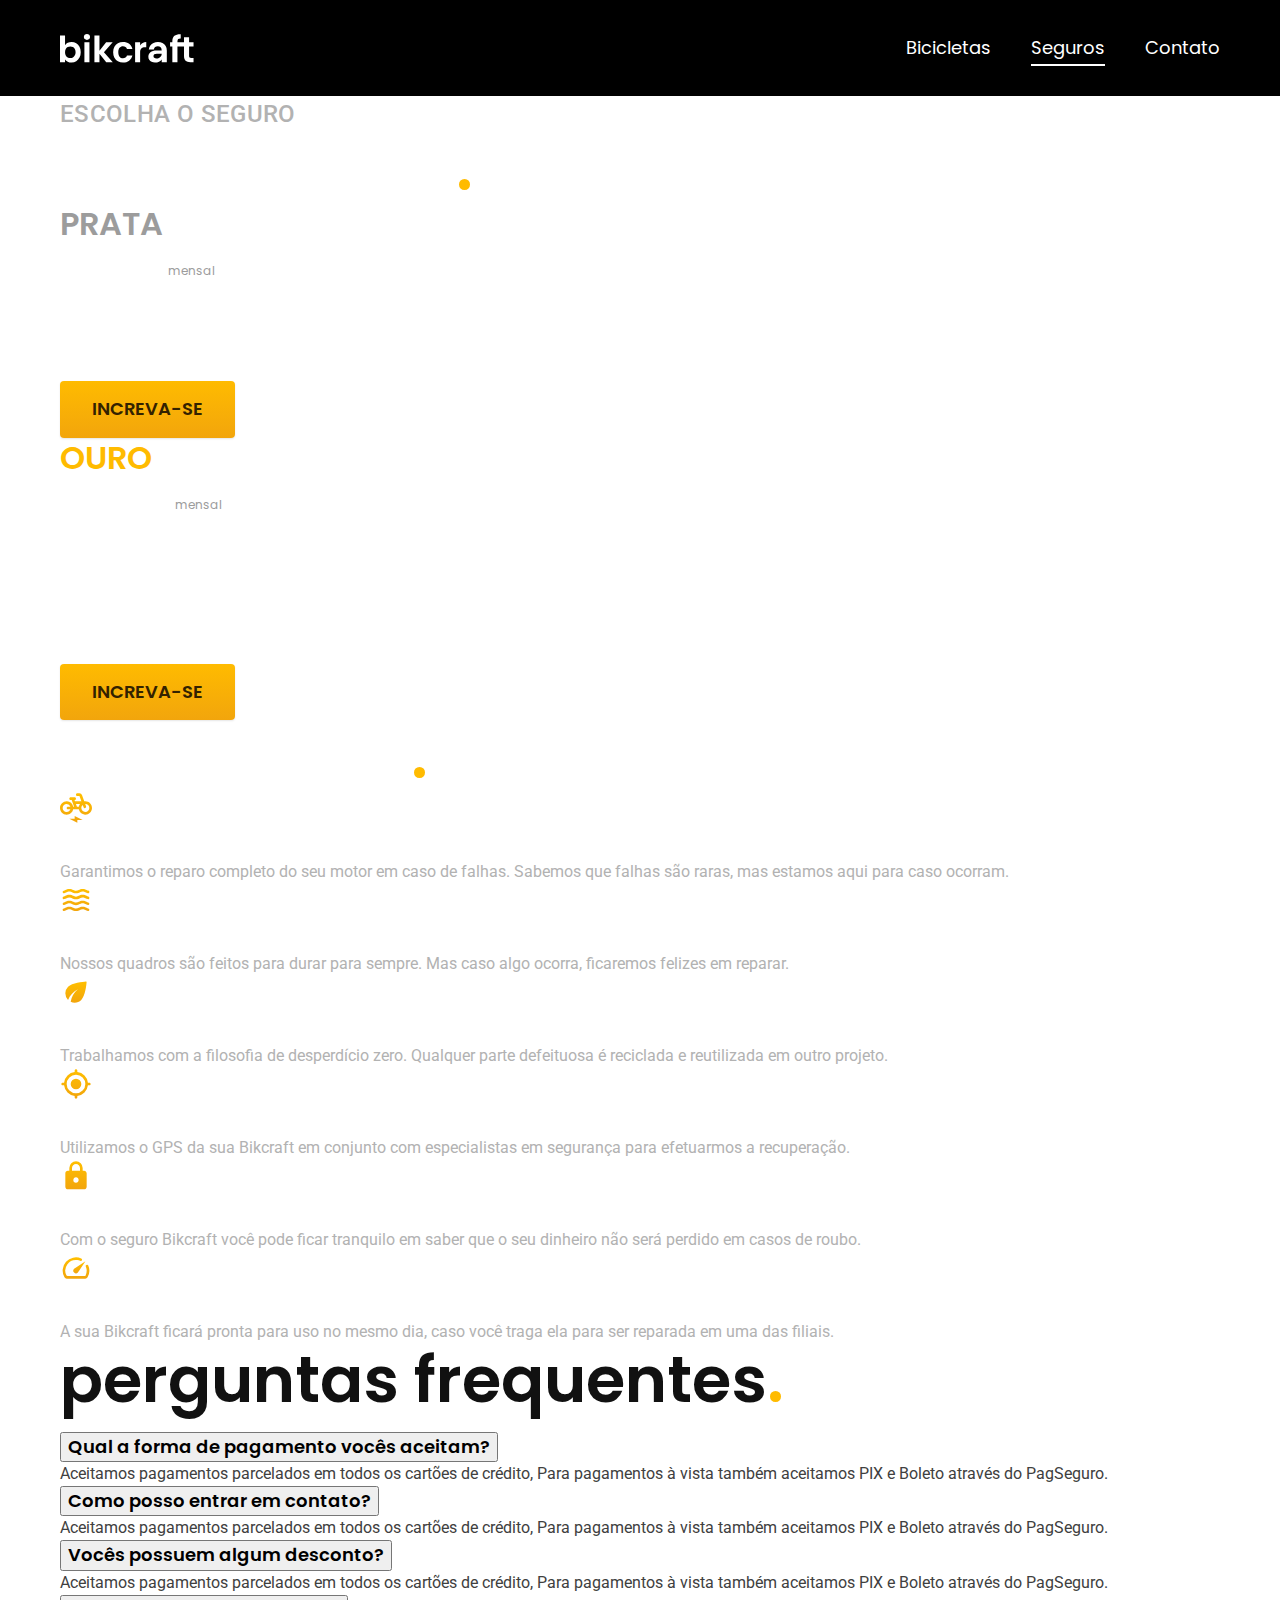
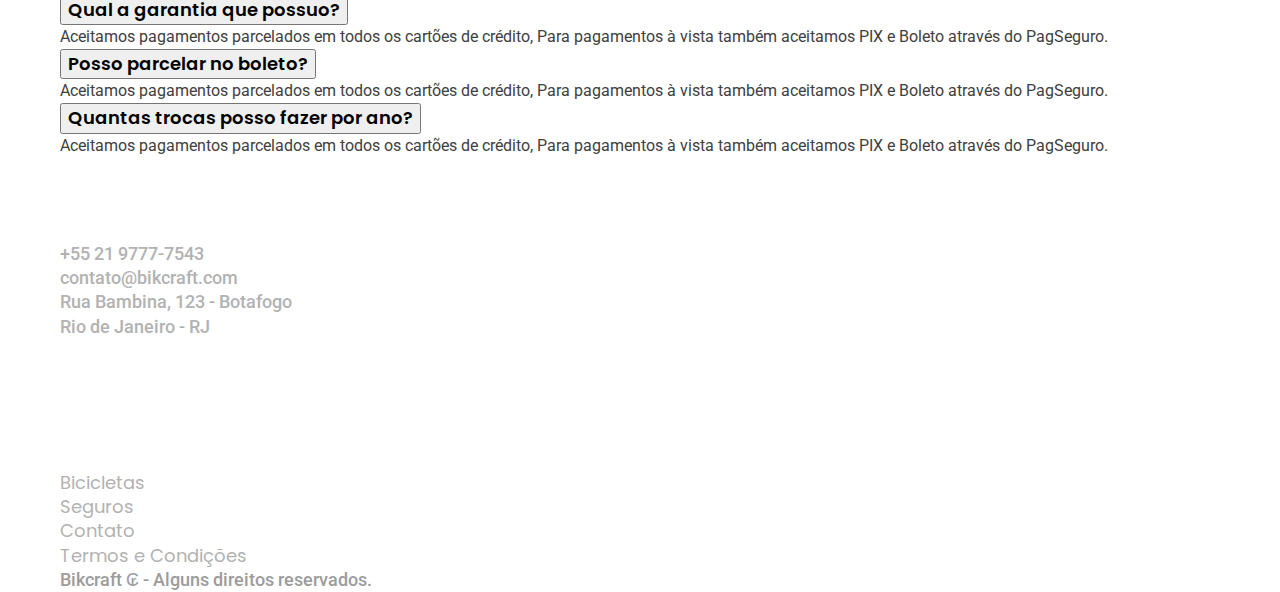
<file: seguros.html>
<!DOCTYPE html>
<html lang="pt-br">
  <head>
    <link rel="preconnect" href="https://fonts.googleapis.com" />
    <link rel="preconnect" href="https://fonts.gstatic.com" crossorigin />
    <meta charset="UTF-8" />
    <meta name="viewport" content="width=device-width, initial-scale=1.0" />
    <title>Seguros | Bikcraft</title>
    <meta
      name="description"
      content="Termos e descrições relacionados aos nossos serviços."
    />
    <link
      href="https://fonts.googleapis.com/css2?family=Merriweather:ital,wght@0,300;0,400;0,700;0,900;1,300;1,400;1,700;1,900&family=Poppins:ital,wght@0,100;0,200;0,300;0,400;0,500;0,600;0,700;0,800;0,900;1,100;1,200;1,300;1,400;1,500;1,600;1,700;1,800;1,900&family=Roboto:ital,wght@0,100;0,300;0,400;0,500;0,700;0,900;1,100;1,300;1,400;1,500;1,700;1,900&display=swap"
      rel="stylesheet"
    />
    <link rel="preload" href="css/style.css" as="style" />
    <link rel="stylesheet" href="css/style.css" />
  </head>
  <body id="seguros">
    <header class="header-bg">
      <div class="header container">
        <a href="./"><img src="img/bikcraft.svg" alt="Logotipo Bikcraft" /></a>
        <nav aria-label="primaria">
          <ul class="header-menu font-1-m cor-0">
            <li><a href="./bicicletas.html">Bicicletas</a></li>
            <li><a href="./seguros.html">Seguros</a></li>
            <li><a href="./contato.html">Contato</a></li>
          </ul>
        </nav>
      </div>
    </header>

    <main class="seguros-bg">
      <div class="titulo-bg">
        <div class="titulo container">
          <p class="font-2-l-b cor-c5">Escolha o seguro</p>
          <h1 class="font-1-xxl cor-0">
            você seguro<span class="cor-p1">.</span>
          </h1>
        </div>
      </div>

      <div class="container seguros">
        <div class="seguros-item">
          <h3 class="font-1-xl cor-c6">PRATA</h3>
          <span class="font-1-xl cor-0"
            >R$ 199 <span class="font-1-xs cor-c6">mensal</span></span
          >
          <ul class="font-2-m cor-0">
            <li>Duas trocas por ano</li>
            <li>Assistência técnica</li>
            <li>Suporte 08h às 18h</li>
            <li>Cobertura estadual</li>
          </ul>
          <a
            class="botao secundario"
            href="./orcamento.html?tipo=seguro&produto=prata"
            >Increva-se</a
          >
        </div>
        <div class="seguros-item">
          <h3 class="font-1-xl cor-p1">OURO</h3>
          <span class="font-1-xl cor-0"
            >R$ 299 <span class="font-1-xs cor-c6">mensal</span></span
          >
          <ul class="font-2-m cor-0">
            <li>Cinco trocas por ano</li>
            <li>Assistência especial</li>
            <li>Suporte 24h</li>
            <li>Cobertura nacional</li>
            <li>Desconto em parceiros</li>
            <li>Acesso ao Clube Bikcraft</li>
          </ul>
          <a class="botao" href="./orcamento.html?tipo=seguro&produto=ouro"
            >Increva-se</a
          >
        </div>
      </div>
    </main>

    <article class="vantagens-bg">
      <div class="vantagens container">
        <h2 class="font-1-xxl cor-0">vantagens<span class="cor-p1">.</span></h2>
        <ul>
          <li>
            <img src="img/icones/eletrica.svg" alt="" />
            <h3 class="font-1-l cor-0">Reparo Elétrico</h3>
            <p class="font-2-s cor-c5">
              Garantimos o reparo completo do seu motor em caso de falhas.
              Sabemos que falhas são raras, mas estamos aqui para caso ocorram.
            </p>
          </li>
          <li>
            <img src="img/icones/carbono.svg" alt="" />
            <h3 class="font-1-l cor-0">Carbono</h3>
            <p class="font-2-s cor-c5">
              Nossos quadros são feitos para durar para sempre. Mas caso algo
              ocorra, ficaremos felizes em reparar.
            </p>
          </li>
          <li>
            <img src="img/icones/sustentavel.svg" alt="" />
            <h3 class="font-1-l cor-0">Sustentável</h3>
            <p class="font-2-s cor-c5">
              Trabalhamos com a filosofia de desperdício zero. Qualquer parte
              defeituosa é reciclada e reutilizada em outro projeto.
            </p>
          </li>
          <li>
            <img src="img/icones/rastreador.svg" alt="" />
            <h3 class="font-1-l cor-0">Rastreador</h3>
            <p class="font-2-s cor-c5">
              Utilizamos o GPS da sua Bikcraft em conjunto com especialistas em
              segurança para efetuarmos a recuperação.
            </p>
          </li>
          <li>
            <img src="img/icones/seguro.svg" alt="" />
            <h3 class="font-1-l cor-0">Segurança</h3>
            <p class="font-2-s cor-c5">
              Com o seguro Bikcraft você pode ficar tranquilo em saber que o seu
              dinheiro não será perdido em casos de roubo.
            </p>
          </li>

          <li>
            <img src="img/icones/velocidade.svg" alt="" />
            <h3 class="font-1-l cor-0">Rapidez</h3>
            <p class="font-2-s cor-c5">
              A sua Bikcraft ficará pronta para uso no mesmo dia, caso você
              traga ela para ser reparada em uma das filiais.
            </p>
          </li>
        </ul>
      </div>
    </article>

    <article class="perguntas container">
      <h2 class="font-1-xxl">
        perguntas frequentes<span class="cor-p1">.</span>
      </h2>
      <dl>
        <div>
          <dt><button class="font-1-m-b" aria-controls="pergunta1" aria-expanded="true">Qual a forma de pagamento vocês aceitam?</button></dt>
          <dd id="pergunta1" class="font-2-s cor-c9 ativa">
            Aceitamos pagamentos parcelados em todos os cartões de crédito, Para
            pagamentos à vista também aceitamos PIX e Boleto através do
            PagSeguro.
          </dd>
        </div>
        <div>
          <dt><button class="font-1-m-b" aria-controls="pergunta2" aria-expanded="false">Como posso entrar em contato?</button></dt>
          <dd id="pergunta2" class="font-2-s cor-c9">
            Aceitamos pagamentos parcelados em todos os cartões de crédito, Para
            pagamentos à vista também aceitamos PIX e Boleto através do
            PagSeguro.
          </dd>
        </div>
        <div>
          <dt class="font-1-m-b"><button class="font-1-m-b" aria-controls="pergunta3" aria-expanded="false">Vocês possuem algum desconto?</button></dt>
          <dd id="pergunta3" class="font-2-s cor-c9">
            Aceitamos pagamentos parcelados em todos os cartões de crédito, Para
            pagamentos à vista também aceitamos PIX e Boleto através do
            PagSeguro.
          </dd>
        </div>
        <div>
          <dt><button class="font-1-m-b" aria-controls="pergunta4" aria-expanded="false">Qual a garantia que possuo?</button></dt>
          <dd id="pergunta4" class="font-2-s cor-c9">
            Aceitamos pagamentos parcelados em todos os cartões de crédito, Para
            pagamentos à vista também aceitamos PIX e Boleto através do
            PagSeguro.
          </dd>
        </div>
        <div>
          <dt><button class="font-1-m-b" aria-controls="pergunta5" aria-expanded="false">Posso parcelar no boleto?</button></dt>
          <dd id="pergunta5" class="font-2-s cor-c9">
            Aceitamos pagamentos parcelados em todos os cartões de crédito, Para
            pagamentos à vista também aceitamos PIX e Boleto através do
            PagSeguro.
          </dd>
        </div>
        <div>
          <dt><button class="font-1-m-b" aria-controls="pergunta6" aria-expanded="false">Quantas trocas posso fazer por ano?</button></dt>
          <dd id="pergunta6" class="font-2-s cor-c9">
            Aceitamos pagamentos parcelados em todos os cartões de crédito, Para
            pagamentos à vista também aceitamos PIX e Boleto através do
            PagSeguro.
          </dd>
        </div>
      </dl>
    </article>

    <footer class="footer-bg">
      <div class="footer container">
        <img src="img/bikcraft.svg" alt="Logo Bikcraft" />

        <div class="footer-contato">
          <h3 class="font-2-l-b cor-0">Contato</h3>
          <ul class="font-2-m cor-c5">
            <li><a href="tel:+552197775643">+55 21 9777-7543</a></li>
            <li>
              <a href="mailto:contato@bikcraft.com">contato@bikcraft.com</a>
            </li>
            <li>Rua Bambina, 123 - Botafogo</li>
            <li>Rio de Janeiro - RJ</li>
          </ul>

          <div class="footer-redes">
            <a href="./">
              <img src="img/redes/instagram.svg" alt="Icone-Instagram" />
            </a>
            <a href="./">
              <img src="img/redes/facebook.svg" alt="Icone-Facebook" />
            </a>
            <a href="./">
              <img src="img/redes/youtube.svg" alt="Icone-Youtube" />
            </a>
          </div>
        </div>

        <div class="footer-informacoes">
          <h3 class="font-2-l-b cor-0">Informações</h3>
          <nav>
            <ul class="font-1-m cor-c5">
              <li><a href="./bicicletas.html">Bicicletas</a></li>
              <li><a href="./seguros.html">Seguros</a></li>
              <li><a href="./contato.html">Contato</a></li>
              <li><a href="./termos.html">Termos e Condições</a></li>
            </ul>
          </nav>
        </div>

        <p class="footer-copy font-2-m cor-c6">
          Bikcraft ₢ - Alguns direitos reservados.
        </p>
      </div>
    </footer>
    <script src="./js/script.js"></script>
  </body>
</html>
</file>
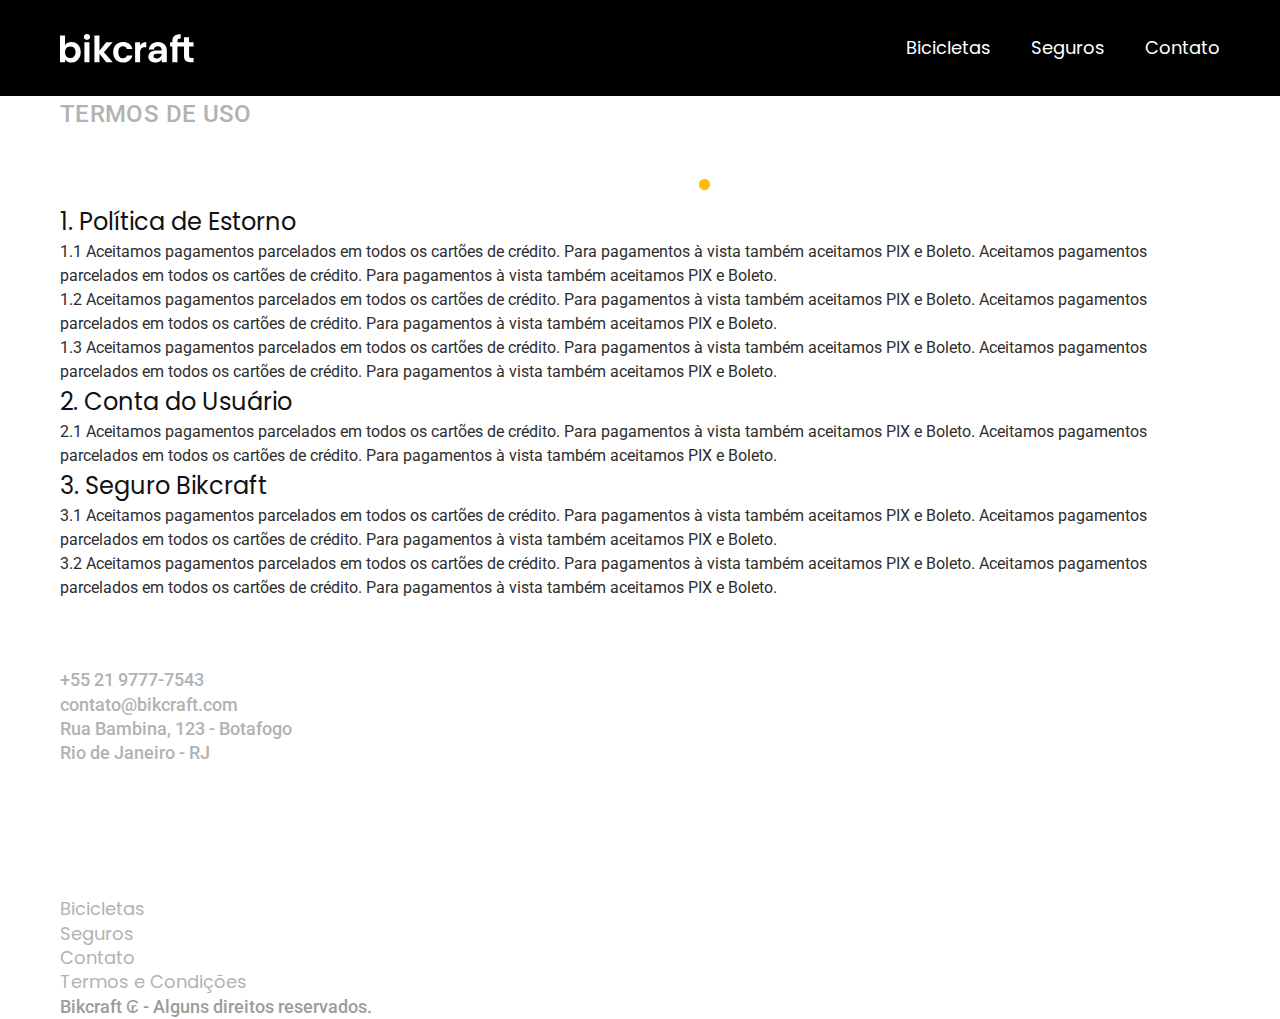
<file: termos.html>
<!DOCTYPE html>
<html lang="pt-br">
  <head>
    <link rel="preconnect" href="https://fonts.googleapis.com" />
    <link rel="preconnect" href="https://fonts.gstatic.com" crossorigin />
    <meta charset="UTF-8" />
    <meta name="viewport" content="width=device-width, initial-scale=1.0" />
    <title>Termos e Condições | Bikcraft</title>
    <meta
      name="description"
      content="Termos e descrições relacionados aos nossos serviços."
    />
    <link
      href="https://fonts.googleapis.com/css2?family=Merriweather:ital,wght@0,300;0,400;0,700;0,900;1,300;1,400;1,700;1,900&family=Poppins:ital,wght@0,100;0,200;0,300;0,400;0,500;0,600;0,700;0,800;0,900;1,100;1,200;1,300;1,400;1,500;1,600;1,700;1,800;1,900&family=Roboto:ital,wght@0,100;0,300;0,400;0,500;0,700;0,900;1,100;1,300;1,400;1,500;1,700;1,900&display=swap"
      rel="stylesheet"
    />
    <link rel="preload" href="css/style.css" as="style" />
    <link rel="stylesheet" href="css/style.css" />
  </head>
  <body id="termos">
    <header class="header-bg">
      <div class="header container">
        <a href="./"><img src="img/bikcraft.svg" alt="Logotipo Bikcraft" /></a>
        <nav aria-label="primaria">
          <ul class="header-menu font-1-m cor-0">
            <li><a href="./bicicletas.html">Bicicletas</a></li>
            <li><a href="./seguros.html">Seguros</a></li>
            <li><a href="./contato.html">Contato</a></li>
          </ul>
        </nav>
      </div>
    </header>

    <main>
      <div class="titulo-bg">
        <div class="titulo container">
          <p class="font-2-l-b cor-c5">Termos de uso</p>
          <h1 class="font-1-xxl cor-0">
            termos e condições<span class="cor-p1">.</span>
          </h1>
        </div>
      </div>

      <div class="termos font-2-s cor-c10 container">
        <h2 class="font-1-l cor-c11">1. Política de Estorno</h2>
        <p>
          1.1 Aceitamos pagamentos parcelados em todos os cartões de crédito.
          Para pagamentos à vista também aceitamos PIX e Boleto. Aceitamos
          pagamentos parcelados em todos os cartões de crédito. Para pagamentos
          à vista também aceitamos PIX e Boleto.
        </p>
        <p>
          1.2 Aceitamos pagamentos parcelados em todos os cartões de crédito.
          Para pagamentos à vista também aceitamos PIX e Boleto. Aceitamos
          pagamentos parcelados em todos os cartões de crédito. Para pagamentos
          à vista também aceitamos PIX e Boleto.
        </p>
        <p>
          1.3 Aceitamos pagamentos parcelados em todos os cartões de crédito.
          Para pagamentos à vista também aceitamos PIX e Boleto. Aceitamos
          pagamentos parcelados em todos os cartões de crédito. Para pagamentos
          à vista também aceitamos PIX e Boleto.
        </p>

        <h2 class="font-1-l cor-c11">2. Conta do Usuário</h2>
        <p>
          2.1 Aceitamos pagamentos parcelados em todos os cartões de crédito.
          Para pagamentos à vista também aceitamos PIX e Boleto. Aceitamos
          pagamentos parcelados em todos os cartões de crédito. Para pagamentos
          à vista também aceitamos PIX e Boleto.
        </p>

        <h2 class="font-1-l cor-c11">3. Seguro Bikcraft</h2>
        <p>
          3.1 Aceitamos pagamentos parcelados em todos os cartões de crédito.
          Para pagamentos à vista também aceitamos PIX e Boleto. Aceitamos
          pagamentos parcelados em todos os cartões de crédito. Para pagamentos
          à vista também aceitamos PIX e Boleto.
        </p>
        <p>
          3.2 Aceitamos pagamentos parcelados em todos os cartões de crédito.
          Para pagamentos à vista também aceitamos PIX e Boleto. Aceitamos
          pagamentos parcelados em todos os cartões de crédito. Para pagamentos
          à vista também aceitamos PIX e Boleto.
        </p>
      </div>
    </main>

    <footer class="footer-bg">
      <div class="footer container">
        <img src="img/bikcraft.svg" alt="Logo Bikcraft" />

        <div class="footer-contato">
          <h3 class="font-2-l-b cor-0">Contato</h3>
          <ul class="font-2-m cor-c5">
            <li><a href="tel:+552197775643">+55 21 9777-7543</a></li>
            <li>
              <a href="mailto:contato@bikcraft.com">contato@bikcraft.com</a>
            </li>
            <li>Rua Bambina, 123 - Botafogo</li>
            <li>Rio de Janeiro - RJ</li>
          </ul>

          <div class="footer-redes">
            <a href="./">
              <img src="img/redes/instagram.svg" alt="Icone-Instagram" />
            </a>
            <a href="./">
              <img src="img/redes/facebook.svg" alt="Icone-Facebook" />
            </a>
            <a href="./">
              <img src="img/redes/youtube.svg" alt="Icone-Youtube" />
            </a>
          </div>
        </div>

        <div class="footer-informacoes">
          <h3 class="font-2-l-b cor-0">Informações</h3>
          <nav>
            <ul class="font-1-m cor-c5">
              <li><a href="./bicicletas.html">Bicicletas</a></li>
              <li><a href="./seguros.html">Seguros</a></li>
              <li><a href="./contato.html">Contato</a></li>
              <li><a href="./termos.html">Termos e Condições</a></li>
            </ul>
          </nav>
        </div>

        <p class="footer-copy font-2-m cor-c6">
          Bikcraft ₢ - Alguns direitos reservados.
        </p>
      </div>
    </footer>
    <script src="./js/script.js"></script>
  </body>
</html>
</file>
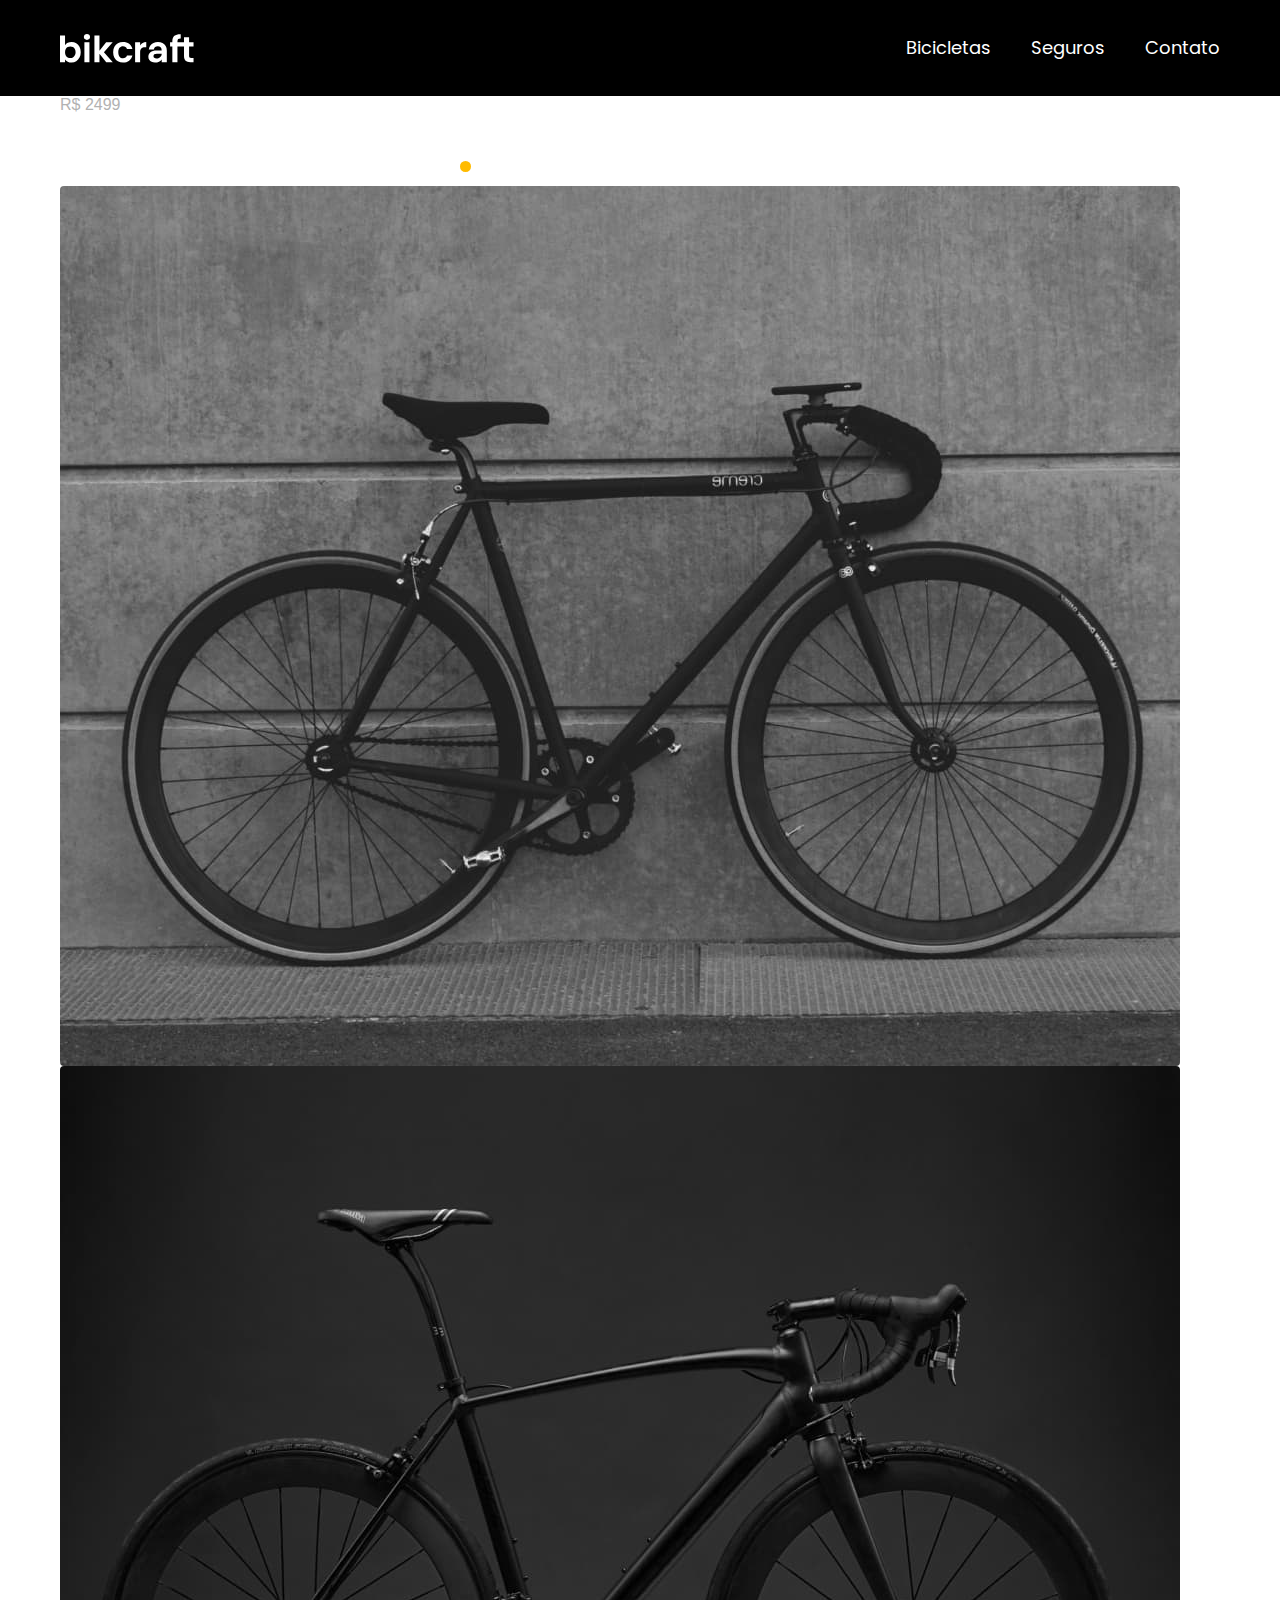
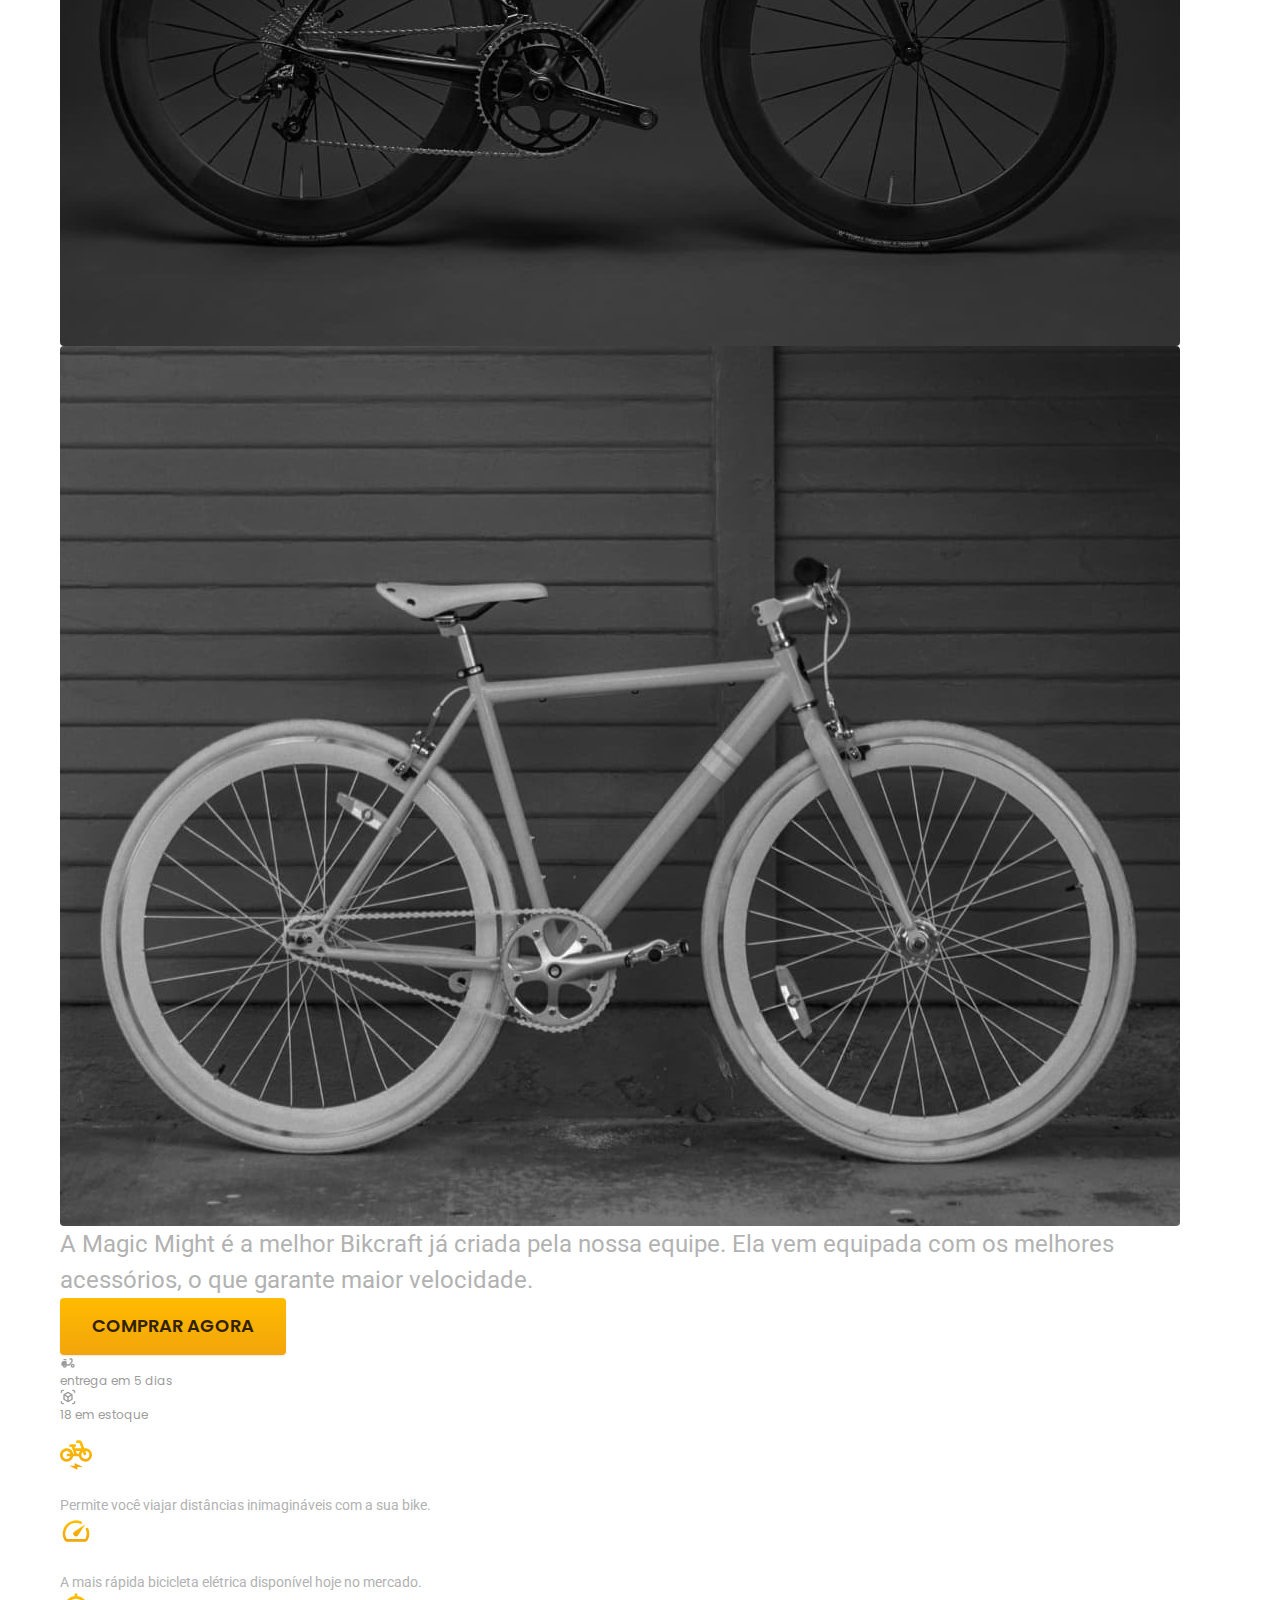
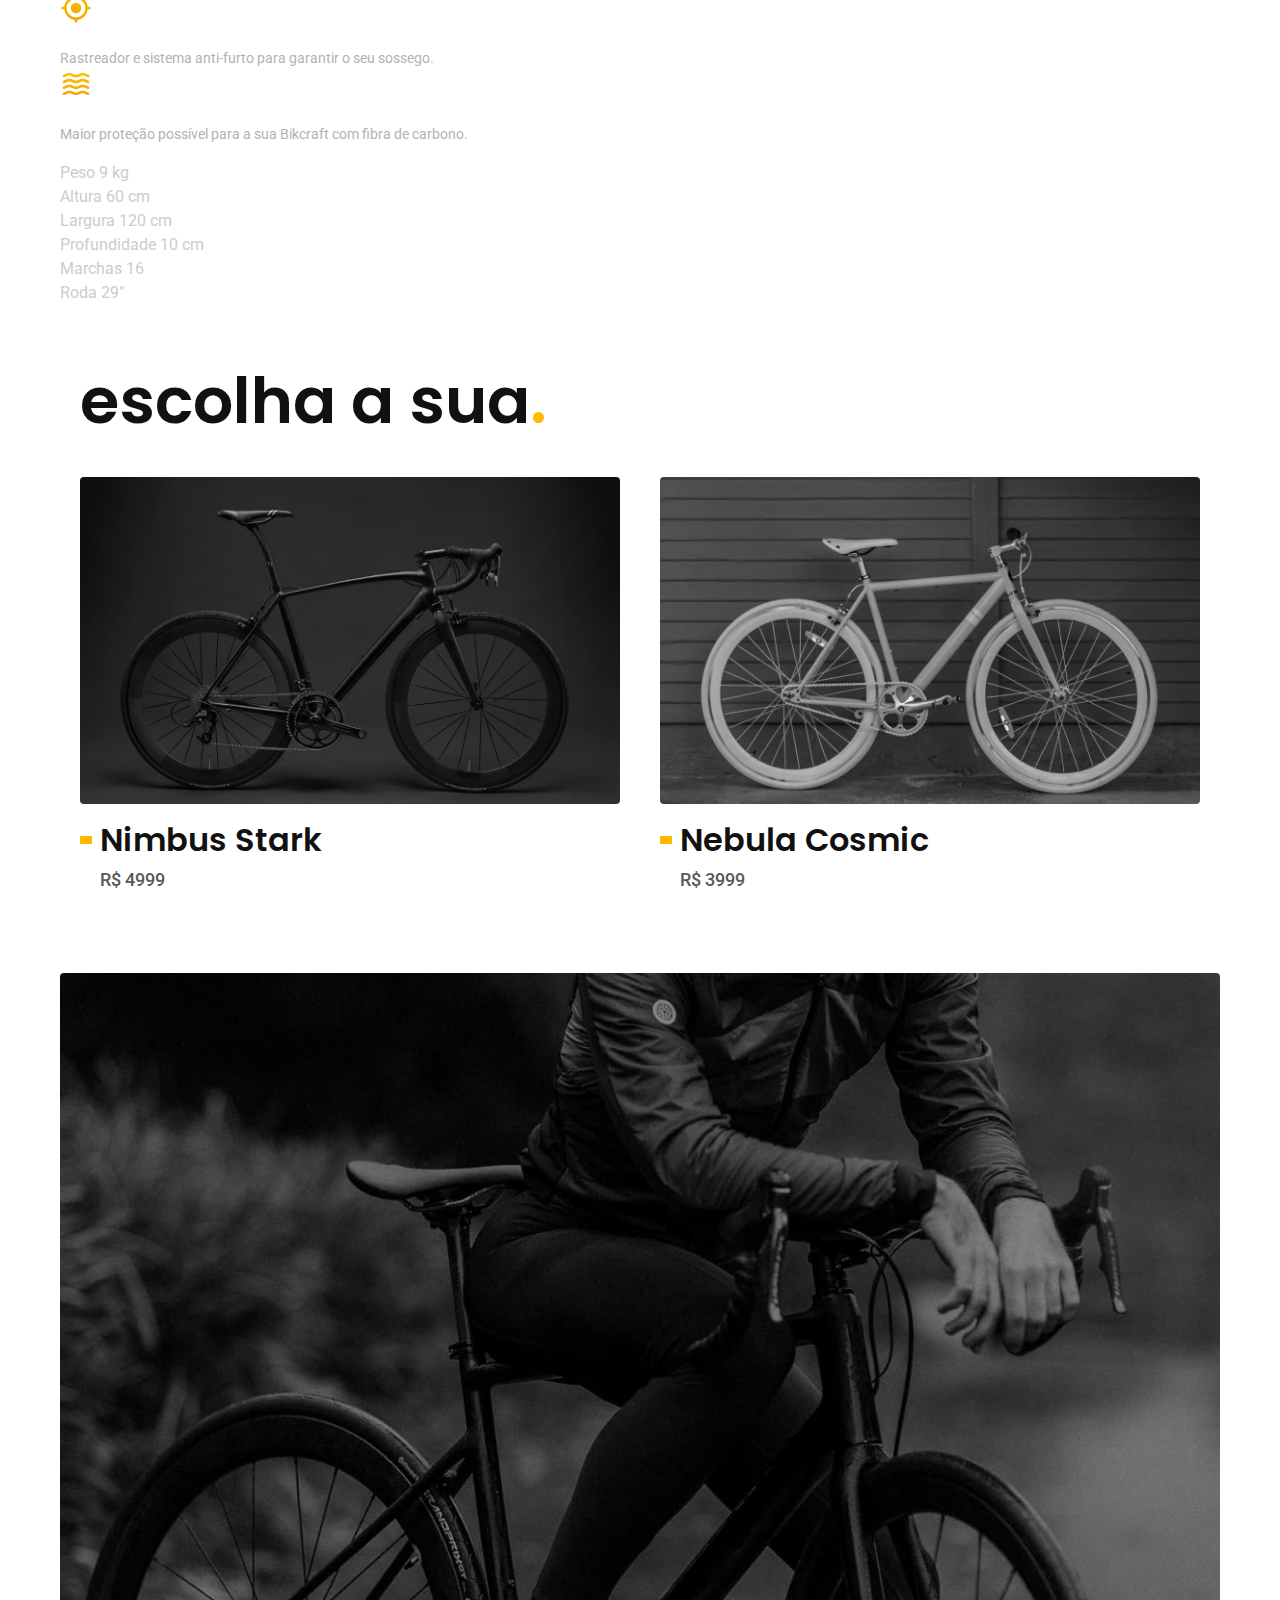
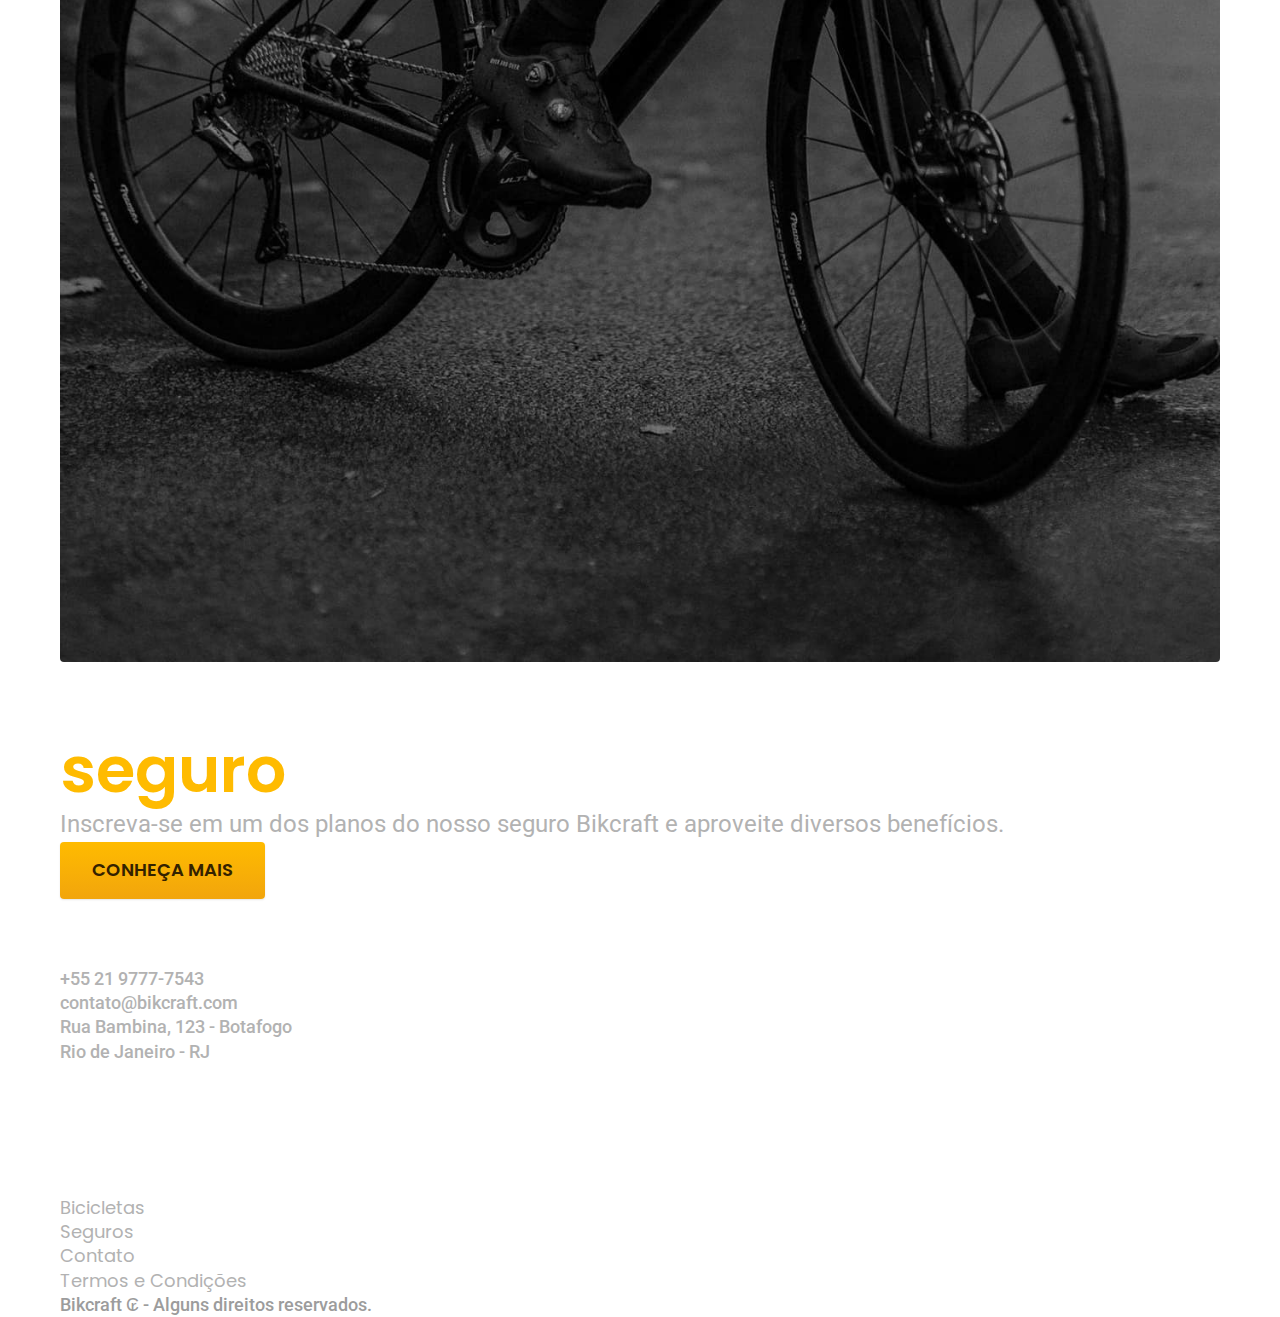
<file: bicicletas/magic.html>
<!DOCTYPE html>
<html lang="pt-br">
  <head>
    <link rel="preconnect" href="https://fonts.googleapis.com" />
    <link rel="preconnect" href="https://fonts.gstatic.com" crossorigin />
    <meta charset="UTF-8" />
    <meta name="viewport" content="width=device-width, initial-scale=1.0" />
    <title>Magic | Bikcraft</title>
    <meta
      name="description"
      content="Termos e descrições relacionados aos nossos serviços."
    />
    <link
      href="https://fonts.googleapis.com/css2?family=Merriweather:ital,wght@0,300;0,400;0,700;0,900;1,300;1,400;1,700;1,900&family=Poppins:ital,wght@0,100;0,200;0,300;0,400;0,500;0,600;0,700;0,800;0,900;1,100;1,200;1,300;1,400;1,500;1,600;1,700;1,800;1,900&family=Roboto:ital,wght@0,100;0,300;0,400;0,500;0,700;0,900;1,100;1,300;1,400;1,500;1,700;1,900&display=swap"
      rel="stylesheet"
    />
    <link rel="stylesheet" href="../css/style.css" />
  </head>
  <body id="bicicleta">
    <header class="header-bg">
      <div class="header container">
        <a href="../index.html"
          ><img src="../img/bikcraft.svg" alt="Logotipo Bikcraft"
        /></a>
        <nav aria-label="primaria">
          <ul class="header-menu font-1-m cor-0">
            <li><a href="../bicicletas.html">Bicicletas</a></li>
            <li><a href="../seguros.html">Seguros</a></li>
            <li><a href="../contato.html">Contato</a></li>
          </ul>
        </nav>
      </div>
    </header>

    <main class="titulo-bg">
      <div>
        <div class="titulo container">
          <p class="font-2-xl cor-c5">R$ 2499</p>
          <h1 class="font-1-xxl cor-0">
            Magic Might<span class="cor-p1">.</span>
          </h1>
        </div>
      </div>
      <div class="bicicleta container">
        <div class="bicicleta-imagens">
          <img src="../img/bicicleta/nimbus2.jpg" alt="" />
          <img src="../img/bicicleta/nimbus1.jpg" alt="" />
          <img src="../img/bicicleta/nimbus3.jpg" alt="" />
        </div>
        <div class="bicicleta-conteudo">
          <p class="font-2-l cor-c5">
            A Magic Might é a melhor Bikcraft já criada pela nossa equipe. Ela
            vem equipada com os melhores acessórios, o que garante maior
            velocidade.
          </p>
          <div class="bicicleta-comprar">
            <a class="botao" href="../orcamento.html?tipo=bikcraft&produto=magic">Comprar Agora</a>
            <span class="font-1-xs cor-c6"
              ><img src="../img/icones/entrega.svg" alt="" />entrega em 5
              dias</span
            >
            <span class="font-1-xs cor-c6"
              ><img src="../img/icones/estoque.svg" alt="" />18 em estoque</span
            >
          </div>
          <h2 class="font-1-xs cor-0">Informações</h2>
          <ul class="bicicleta-informacoes">
            <li>
              <img src="../img/icones/eletrica.svg" alt="" />
              <h3 class="font-1-m cor-0">Motor Elétrico</h3>
              <p class="font-2-xs cor-c5">
                Permite você viajar distâncias inimagináveis com a sua bike.
              </p>
            </li>
            <li>
              <img src="../img/icones/velocidade.svg" alt="" />
              <h3 class="font-1-m cor-0">45 km/h</h3>
              <p class="font-2-xs cor-c5">
                A mais rápida bicicleta elétrica disponível hoje no mercado.
              </p>
            </li>
            <li>
              <img src="../img/icones/rastreador.svg" alt="" />
              <h3 class="font-1-m cor-0">Rastreador</h3>
              <p class="font-2-xs cor-c5">
                Rastreador e sistema anti-furto para garantir o seu sossego.
              </p>
            </li>
            <li>
              <img src="../img/icones/carbono.svg" alt="" />
              <h3 class="font-1-m cor-0">Fibra de Carbono</h3>
              <p class="font-2-xs cor-c5">
                Maior proteção possível para a sua Bikcraft com fibra de
                carbono.
              </p>
            </li>
          </ul>
          <h2 class="font-1-xs cor-0">Ficha Técnica</h2>
          <ul class="bicicleta-ficha font-2-s cor-c4">
            <li>Peso <span>9 kg</span></li>
            <li>Altura <span>60 cm</span></li>
            <li>Largura <span>120 cm</span></li>
            <li>Profundidade <span>10 cm</span></li>
            <li>Marchas <span>16</span></li>
            <li>Roda <span>29"</span></li>
          </ul>
        </div>
      </div>
    </main>

    <article class="bicicletas-lista container">
      <h2 class="container font-1-xxl">
        escolha a sua<span class="cor-p1">.</span>
      </h2>

      <ul>
        <li>
          <a href="./nimbus.html">
            <img src="../img/bicicletas/nimbus.jpg" alt="Nimbus Stark" />
            <h3 class="font-1-xl">Nimbus Stark</h3>
            <span class="font-2-m cor-c8">R$ 4999</span>
          </a>
        </li>
        <li>
          <a href="./nebula.html">
            <img src="../img/bicicletas/nebula.jpg" alt="Bike Nebula" />
            <h3 class="font-1-xl">Nebula Cosmic</h3>
            <span class="font-2-m cor-c8">R$ 3999</span>
          </a>
        </li>
      </ul>
    </article>

    <article class="seguro-bg">
      <div class="seguro container">
        <div class="seguro-imagem">
          <img
            src="../img/fotos/seguros.jpg"
            alt="Pessoa em cima de uma bicicleta"
          />
        </div>
        <div class="seguro-conteudo">
          <h2 class="font-1-xxl cor-0">
            Pedale mais tranquilo com o nosso
            <span class="cor-p1">seguro</span>.
          </h2>
          <p class="font-2-l cor-c5">
            Inscreva-se em um dos planos do nosso seguro Bikcraft e aproveite
            diversos benefícios.
          </p>
          <a class="botao" href="../seguros.html">Conheça Mais</a>
        </div>
      </div>
    </article>

    <footer class="footer-bg">
      <div class="footer container">
        <img src="../img/bikcraft.svg" alt="Logo Bikcraft" />

        <div class="footer-contato">
          <h3 class="font-2-l-b cor-0">Contato</h3>
          <ul class="font-2-m cor-c5">
            <li><a href="tel:+552197775643">+55 21 9777-7543</a></li>
            <li>
              <a href="mailto:contato@bikcraft.com">contato@bikcraft.com</a>
            </li>
            <li>Rua Bambina, 123 - Botafogo</li>
            <li>Rio de Janeiro - RJ</li>
          </ul>

          <div class="footer-redes">
            <a href="../">
              <img src="../img/redes/instagram.svg" alt="Icone-Instagram" />
            </a>
            <a href="../">
              <img src="../img/redes/facebook.svg" alt="Icone-Facebook" />
            </a>
            <a href="../">
              <img src="../img/redes/youtube.svg" alt="Icone-Youtube" />
            </a>
          </div>
        </div>

        <div class="footer-informacoes">
          <h3 class="font-2-l-b cor-0">Informações</h3>
          <nav>
            <ul class="font-1-m cor-c5">
              <li><a href="../bicicletas.html">Bicicletas</a></li>
              <li><a href="../seguros.html">Seguros</a></li>
              <li><a href="../contato.html">Contato</a></li>
              <li><a href="../termos.html">Termos e Condições</a></li>
            </ul>
          </nav>
        </div>

        <p class="footer-copy font-2-m cor-c6">
          Bikcraft ₢ - Alguns direitos reservados.
        </p>
      </div>
    </footer>
    <script src="../js/script.js"></script>
  </body>
</html>
</file>
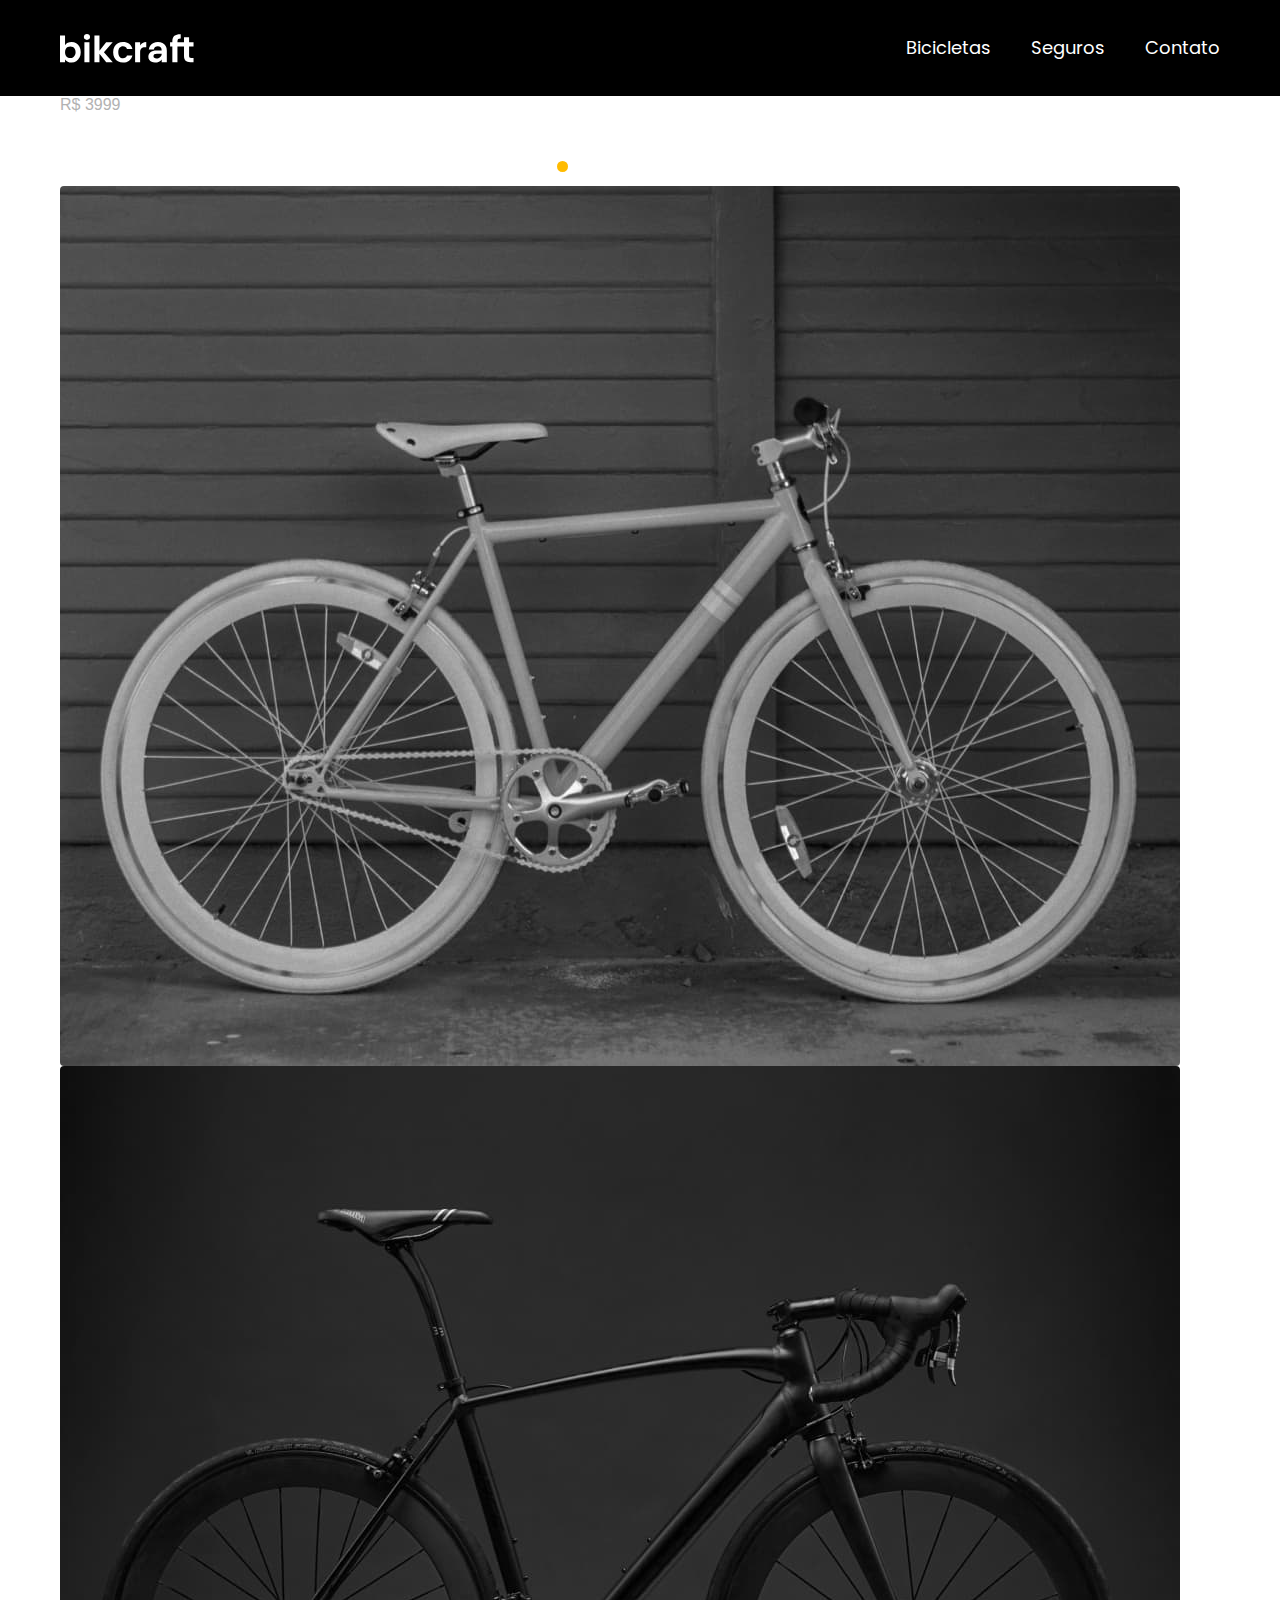
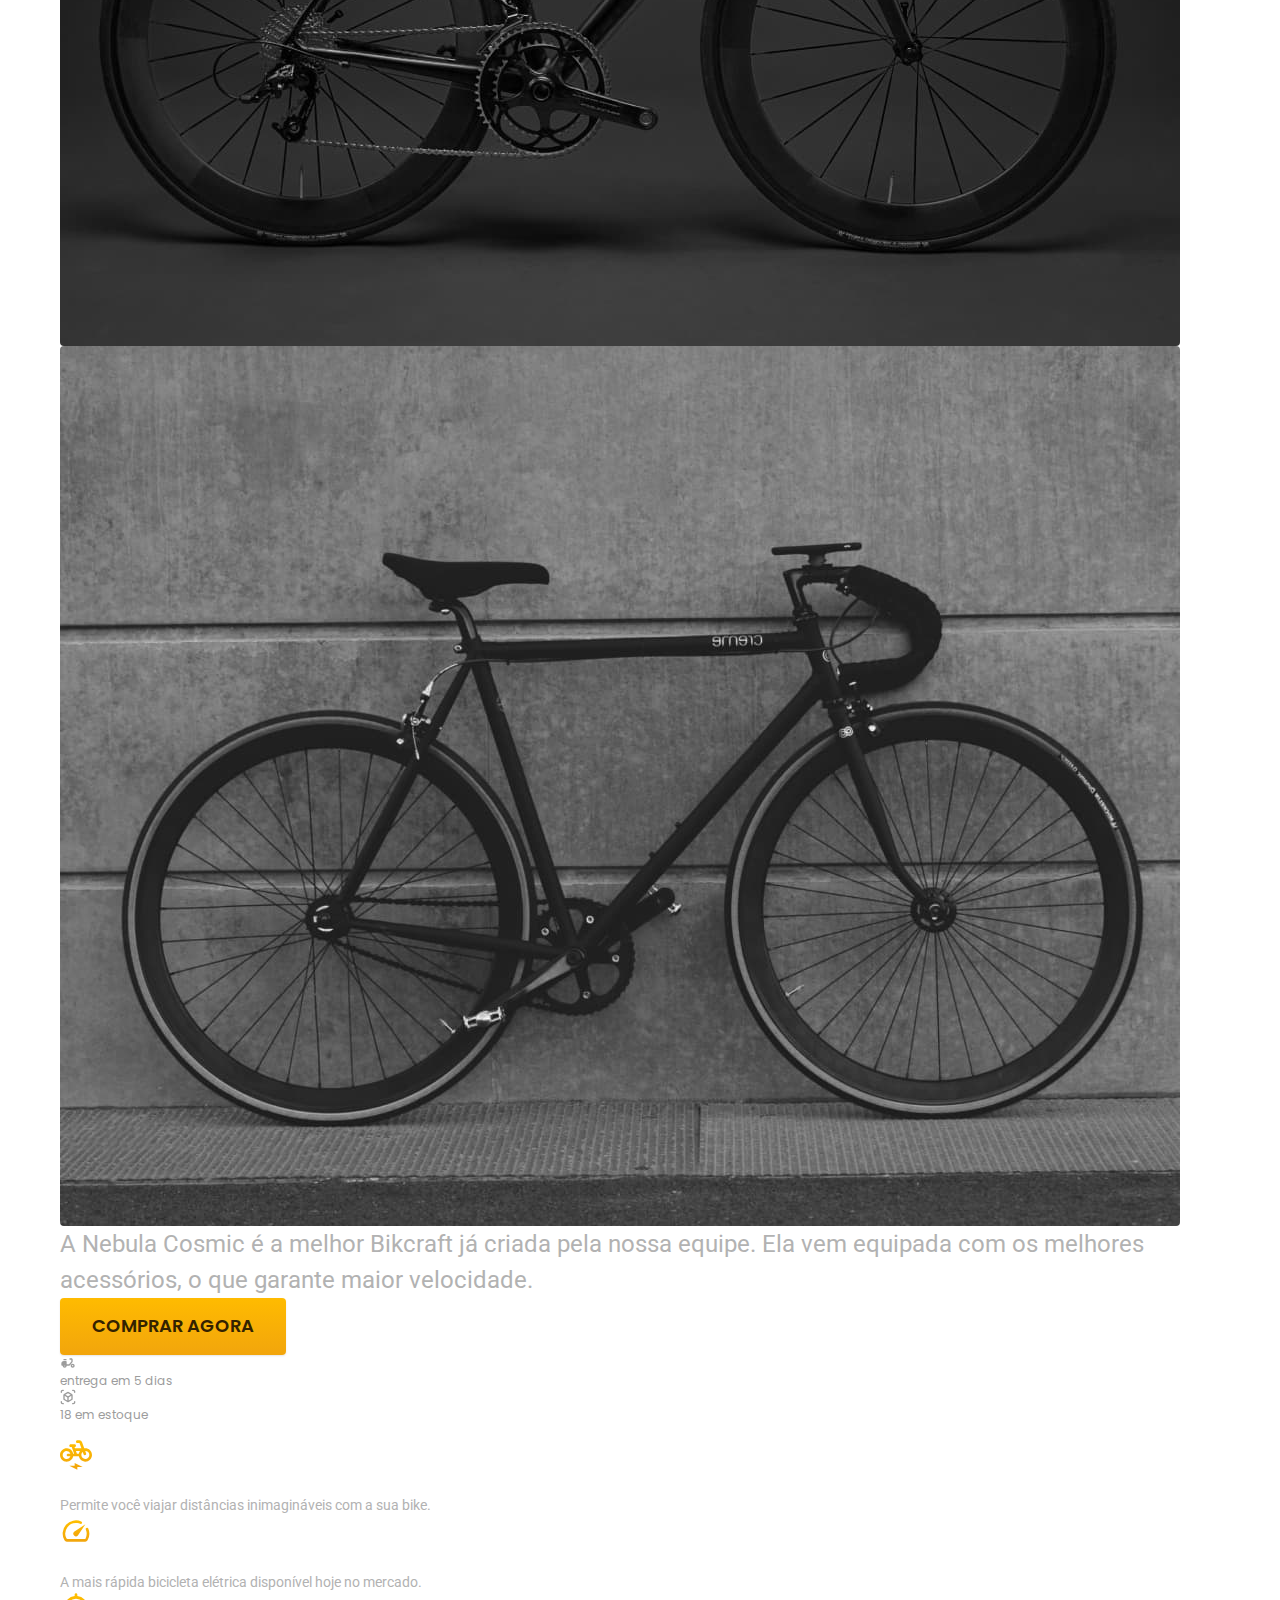
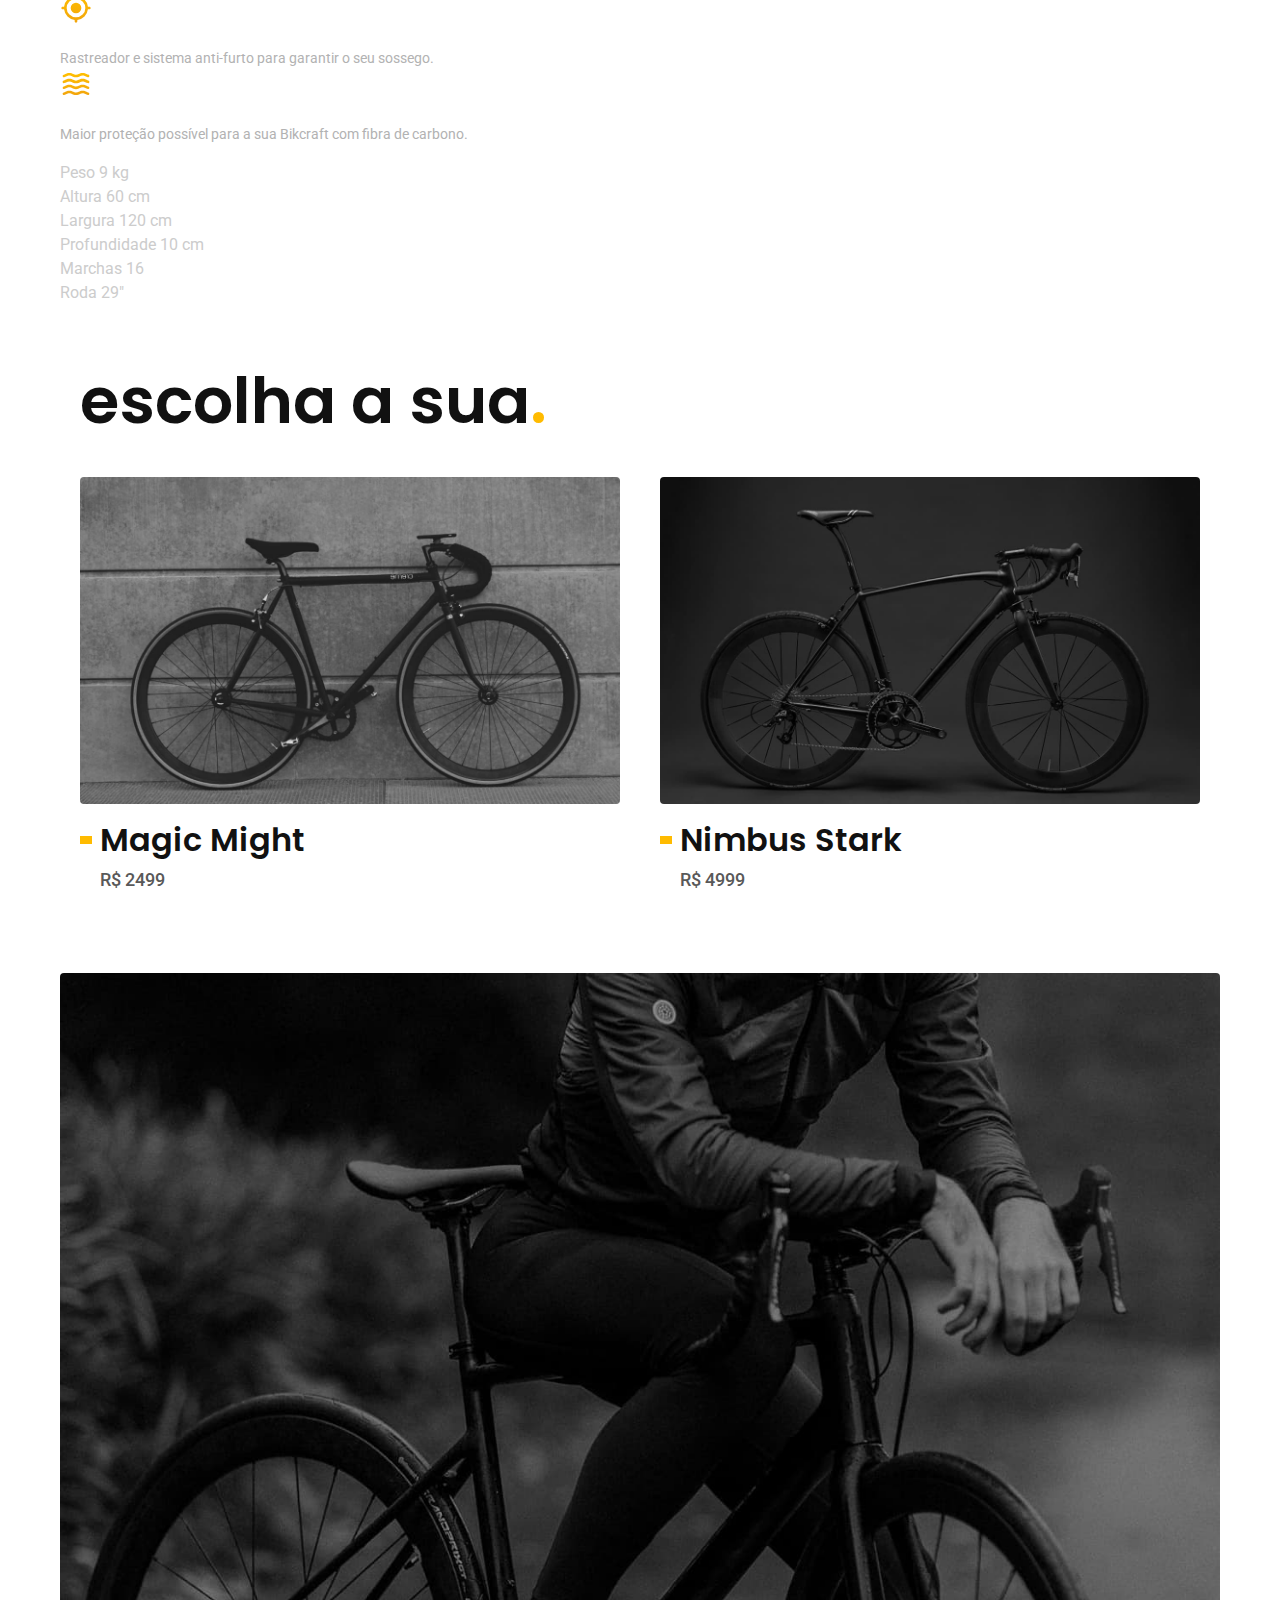
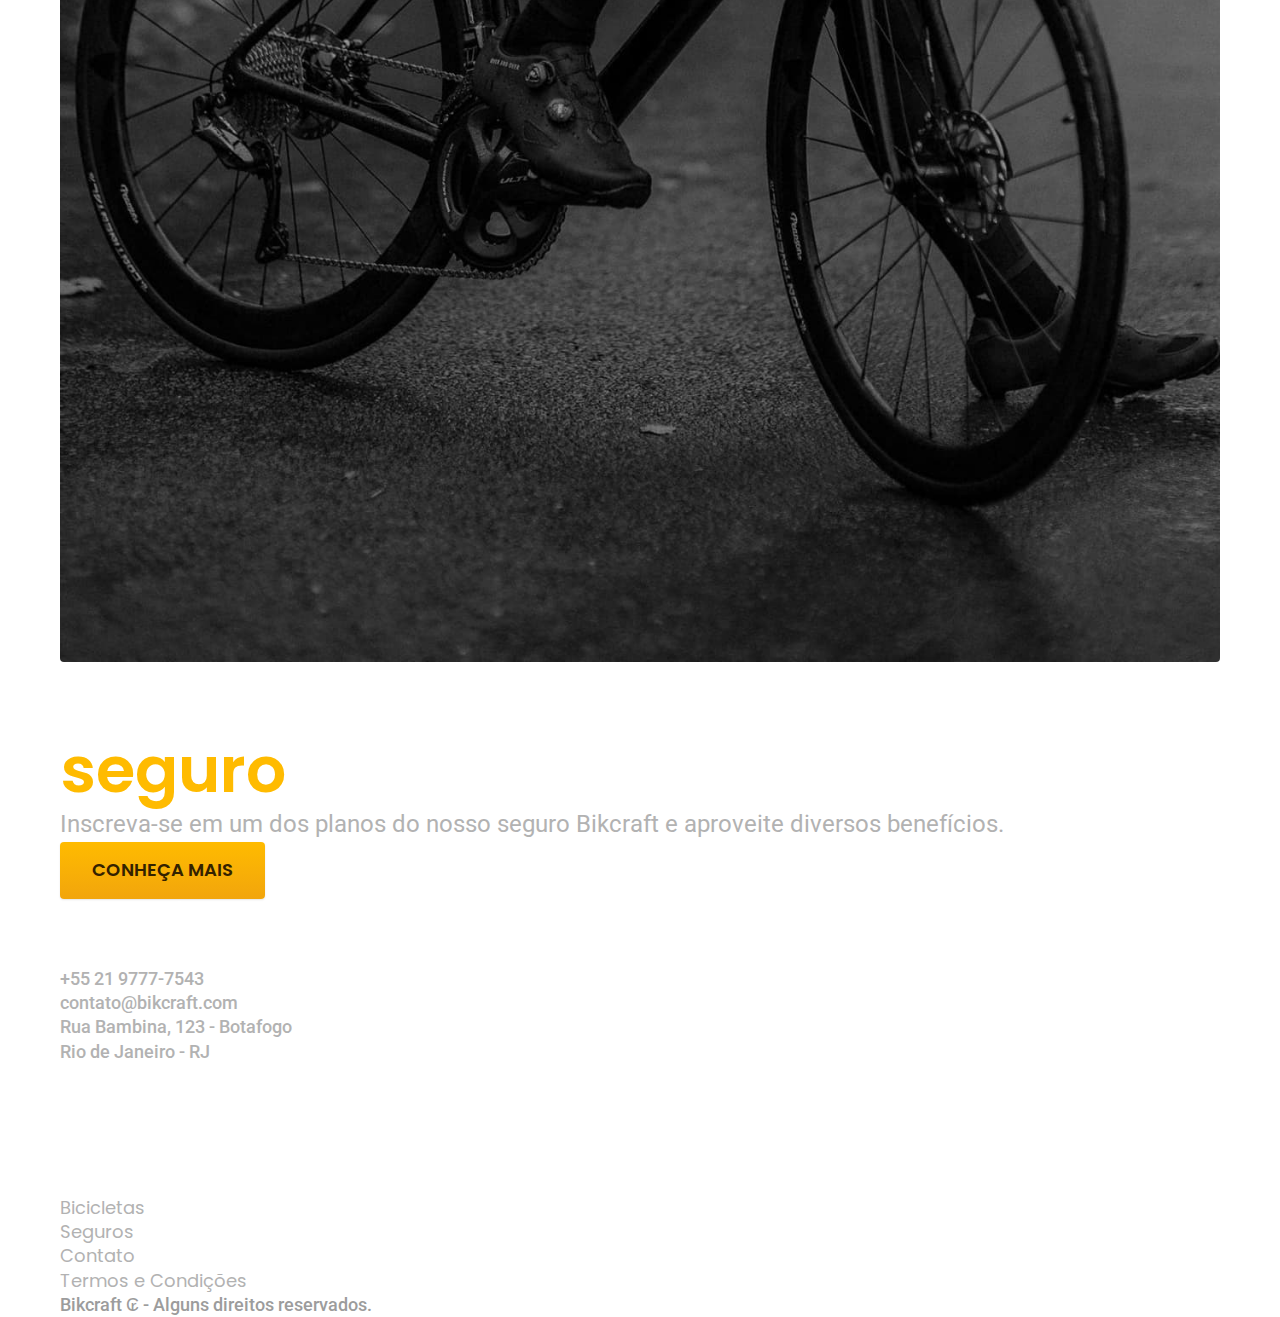
<file: bicicletas/nebula.html>
<!DOCTYPE html>
<html lang="pt-br">
  <head>
    <link rel="preconnect" href="https://fonts.googleapis.com" />
    <link rel="preconnect" href="https://fonts.gstatic.com" crossorigin />
    <meta charset="UTF-8" />
    <meta name="viewport" content="width=device-width, initial-scale=1.0" />
    <title>Nebula | Bikcraft</title>
    <meta
      name="description"
      content="Termos e descrições relacionados aos nossos serviços."
    />
    <link
      href="https://fonts.googleapis.com/css2?family=Merriweather:ital,wght@0,300;0,400;0,700;0,900;1,300;1,400;1,700;1,900&family=Poppins:ital,wght@0,100;0,200;0,300;0,400;0,500;0,600;0,700;0,800;0,900;1,100;1,200;1,300;1,400;1,500;1,600;1,700;1,800;1,900&family=Roboto:ital,wght@0,100;0,300;0,400;0,500;0,700;0,900;1,100;1,300;1,400;1,500;1,700;1,900&display=swap"
      rel="stylesheet"
    />
    <link rel="stylesheet" href="../css/style.css" />
  </head>
  <body id="bicicleta">
    <header class="header-bg">
      <div class="header container">
        <a href="../index.html"
          ><img src="../img/bikcraft.svg" alt="Logotipo Bikcraft"
        /></a>
        <nav aria-label="primaria">
          <ul class="header-menu font-1-m cor-0">
            <li><a href="../bicicletas.html">Bicicletas</a></li>
            <li><a href="../seguros.html">Seguros</a></li>
            <li><a href="../contato.html">Contato</a></li>
          </ul>
        </nav>
      </div>
    </header>

    <main class="titulo-bg">
      <div>
        <div class="titulo container">
          <p class="font-2-xl cor-c5">R$ 3999</p>
          <h1 class="font-1-xxl cor-0">
            Nebula Cosmic<span class="cor-p1">.</span>
          </h1>
        </div>
      </div>
      <div class="bicicleta container">
        <div class="bicicleta-imagens">
          <img src="../img/bicicleta/nimbus3.jpg" alt="Bicicleta 1" />
          <img src="../img/bicicleta/nimbus1.jpg" alt="Bicicleta 2" />
          <img src="../img/bicicleta/nimbus2.jpg" alt="Bicicleta 3" />
        </div>
        <div class="bicicleta-conteudo">
          <p class="font-2-l cor-c5">
            A Nebula Cosmic é a melhor Bikcraft já criada pela nossa equipe. Ela
            vem equipada com os melhores acessórios, o que garante maior
            velocidade.
          </p>
          <div class="bicicleta-comprar">
            <a class="botao" href="../orcamento.html?tipo=bikcraft&produto=nebula">Comprar Agora</a>
            <span class="font-1-xs cor-c6"
              ><img src="../img/icones/entrega.svg" alt="" />entrega em 5
              dias</span
            >
            <span class="font-1-xs cor-c6"
              ><img src="../img/icones/estoque.svg" alt="" />18 em estoque</span
            >
          </div>
          <h2 class="font-1-xs cor-0">Informações</h2>
          <ul class="bicicleta-informacoes">
            <li>
              <img src="../img/icones/eletrica.svg" alt="" />
              <h3 class="font-1-m cor-0">Motor Elétrico</h3>
              <p class="font-2-xs cor-c5">
                Permite você viajar distâncias inimagináveis com a sua bike.
              </p>
            </li>
            <li>
              <img src="../img/icones/velocidade.svg" alt="" />
              <h3 class="font-1-m cor-0">40 km/h</h3>
              <p class="font-2-xs cor-c5">
                A mais rápida bicicleta elétrica disponível hoje no mercado.
              </p>
            </li>
            <li>
              <img src="../img/icones/rastreador.svg" alt="" />
              <h3 class="font-1-m cor-0">Rastreador</h3>
              <p class="font-2-xs cor-c5">
                Rastreador e sistema anti-furto para garantir o seu sossego.
              </p>
            </li>
            <li>
              <img src="../img/icones/carbono.svg" alt="" />
              <h3 class="font-1-m cor-0">Fibra de Carbono</h3>
              <p class="font-2-xs cor-c5">
                Maior proteção possível para a sua Bikcraft com fibra de
                carbono.
              </p>
            </li>
          </ul>
          <h2 class="font-1-xs cor-0">Ficha Técnica</h2>
          <ul class="bicicleta-ficha font-2-s cor-c4">
            <li>Peso <span>9 kg</span></li>
            <li>Altura <span>60 cm</span></li>
            <li>Largura <span>120 cm</span></li>
            <li>Profundidade <span>10 cm</span></li>
            <li>Marchas <span>16</span></li>
            <li>Roda <span>29"</span></li>
          </ul>
        </div>
      </div>
    </main>

    <article class="bicicletas-lista container">
      <h2 class="container font-1-xxl">
        escolha a sua<span class="cor-p1">.</span>
      </h2>

      <ul>
        <li>
          <a href="./magic.html">
            <img src="../img/bicicletas/magic.jpg" alt="Bike Magic" />
            <h3 class="font-1-xl">Magic Might</h3>
            <span class="font-2-m cor-c8">R$ 2499</span>
          </a>
        </li>
        <li>
          <a href="./nimbus.html">
            <img src="../img/bicicletas/nimbus.jpg" alt="Bike Nimbus" />
            <h3 class="font-1-xl">Nimbus Stark</h3>
            <span class="font-2-m cor-c8">R$ 4999</span>
          </a>
        </li>
      </ul>
    </article>

    <article class="seguro-bg">
      <div class="seguro container">
        <div class="seguro-imagem">
          <img
            src="../img/fotos/seguros.jpg"
            alt="Pessoa em cima de uma bicicleta"
          />
        </div>
        <div class="seguro-conteudo">
          <h2 class="font-1-xxl cor-0">
            Pedale mais tranquilo com o nosso
            <span class="cor-p1">seguro</span>.
          </h2>
          <p class="font-2-l cor-c5">
            Inscreva-se em um dos planos do nosso seguro Bikcraft e aproveite
            diversos benefícios.
          </p>
          <a class="botao" href="../seguros.html">Conheça Mais</a>
        </div>
      </div>
    </article>

    <footer class="footer-bg">
      <div class="footer container">
        <img src="../img/bikcraft.svg" alt="Logo Bikcraft" />

        <div class="footer-contato">
          <h3 class="font-2-l-b cor-0">Contato</h3>
          <ul class="font-2-m cor-c5">
            <li><a href="tel:+552197775643">+55 21 9777-7543</a></li>
            <li>
              <a href="mailto:contato@bikcraft.com">contato@bikcraft.com</a>
            </li>
            <li>Rua Bambina, 123 - Botafogo</li>
            <li>Rio de Janeiro - RJ</li>
          </ul>

          <div class="footer-redes">
            <a href="../">
              <img src="../img/redes/instagram.svg" alt="Icone-Instagram" />
            </a>
            <a href="../">
              <img src="../img/redes/facebook.svg" alt="Icone-Facebook" />
            </a>
            <a href="../">
              <img src="../img/redes/youtube.svg" alt="Icone-Youtube" />
            </a>
          </div>
        </div>

        <div class="footer-informacoes">
          <h3 class="font-2-l-b cor-0">Informações</h3>
          <nav>
            <ul class="font-1-m cor-c5">
              <li><a href="../bicicletas.html">Bicicletas</a></li>
              <li><a href="../seguros.html">Seguros</a></li>
              <li><a href="../contato.html">Contato</a></li>
              <li><a href="../termos.html">Termos e Condições</a></li>
            </ul>
          </nav>
        </div>

        <p class="footer-copy font-2-m cor-c6">
          Bikcraft ₢ - Alguns direitos reservados.
        </p>
      </div>
    </footer>
    <script src="../js/script.js"></script>
  </body>
</html>
</file>
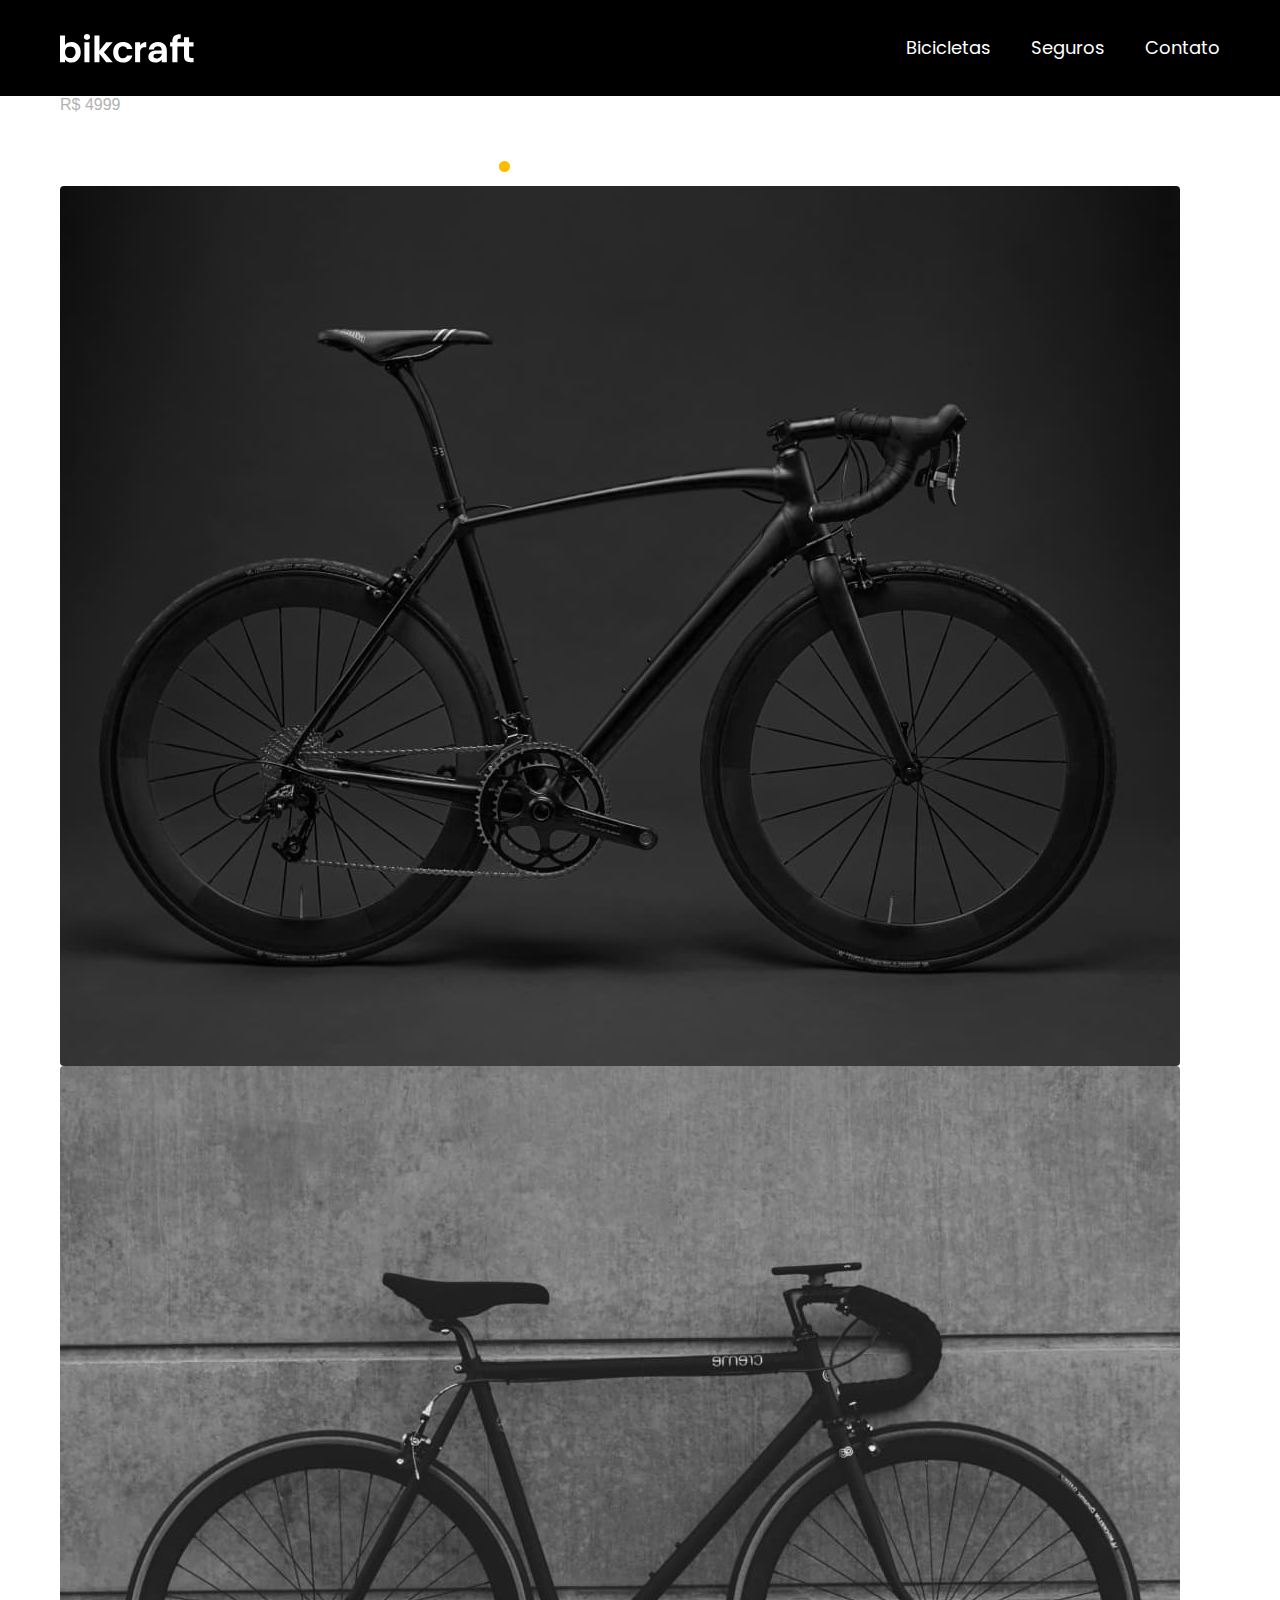
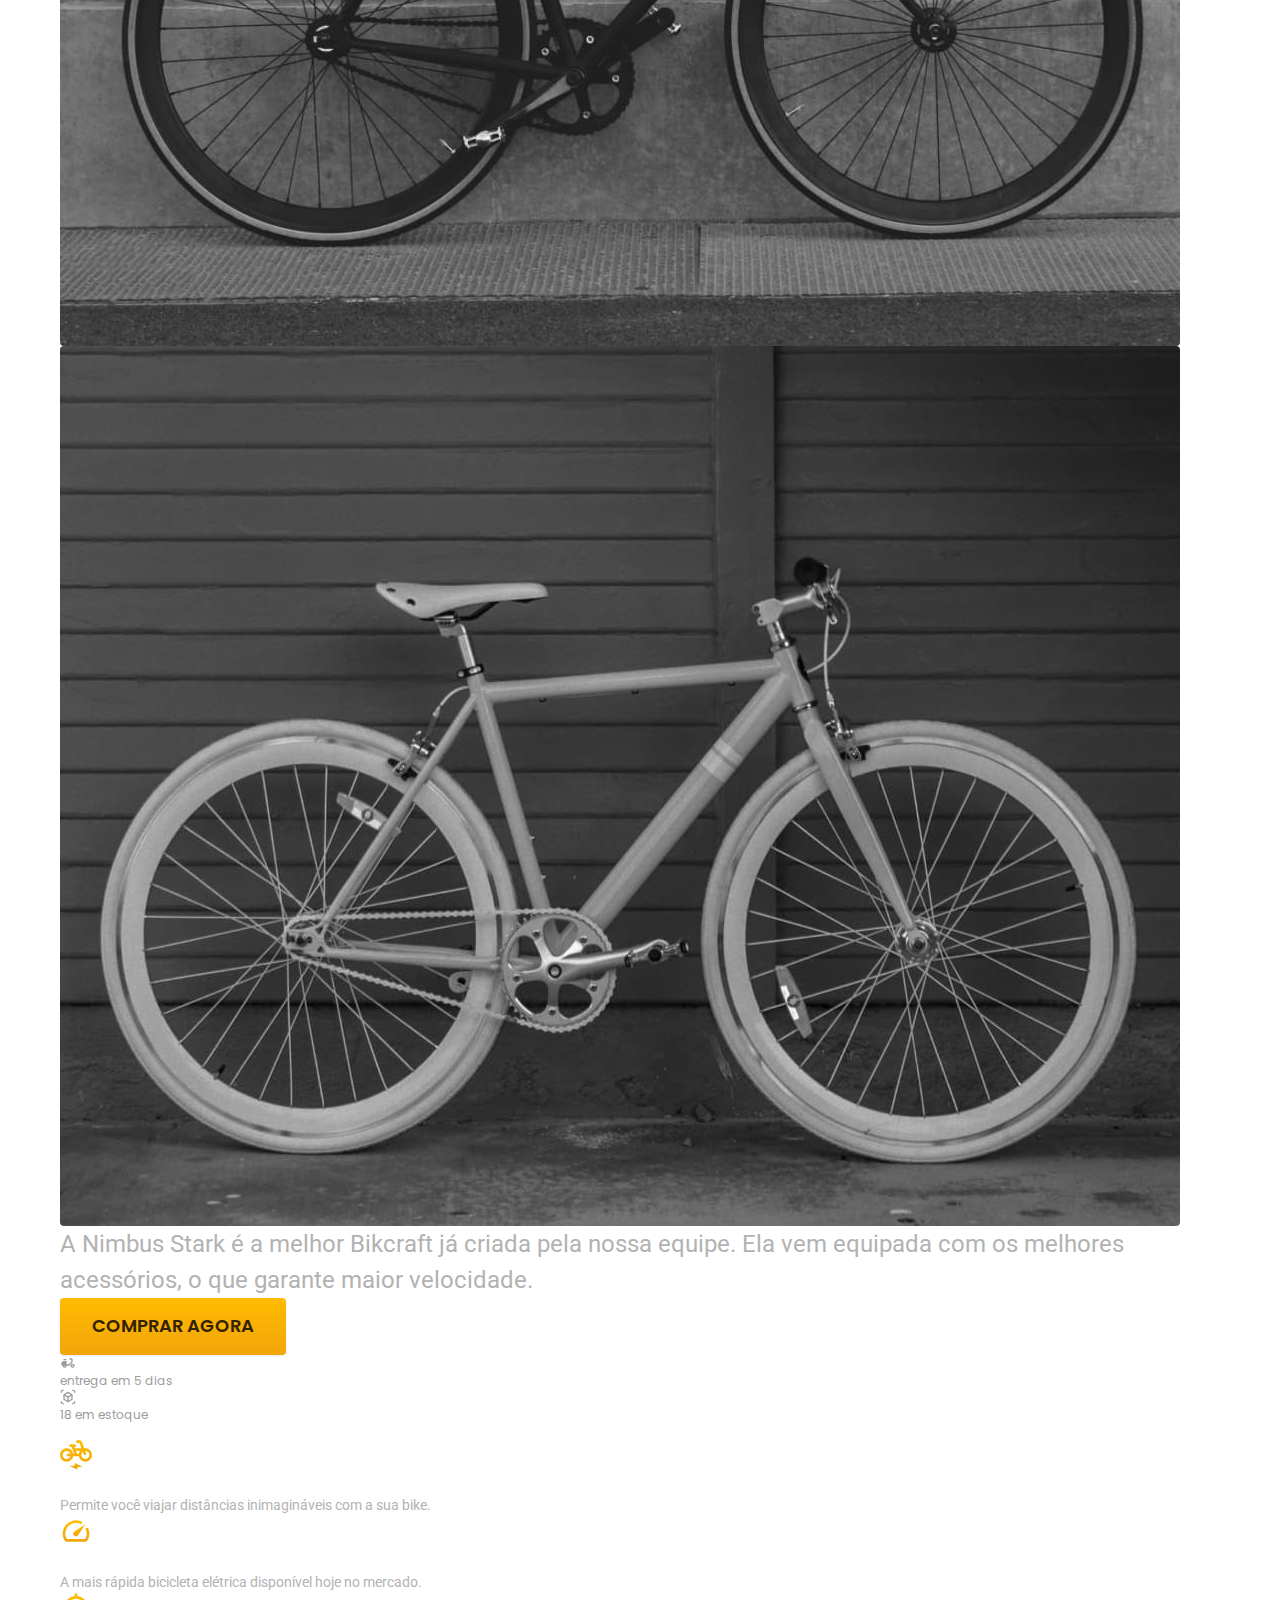
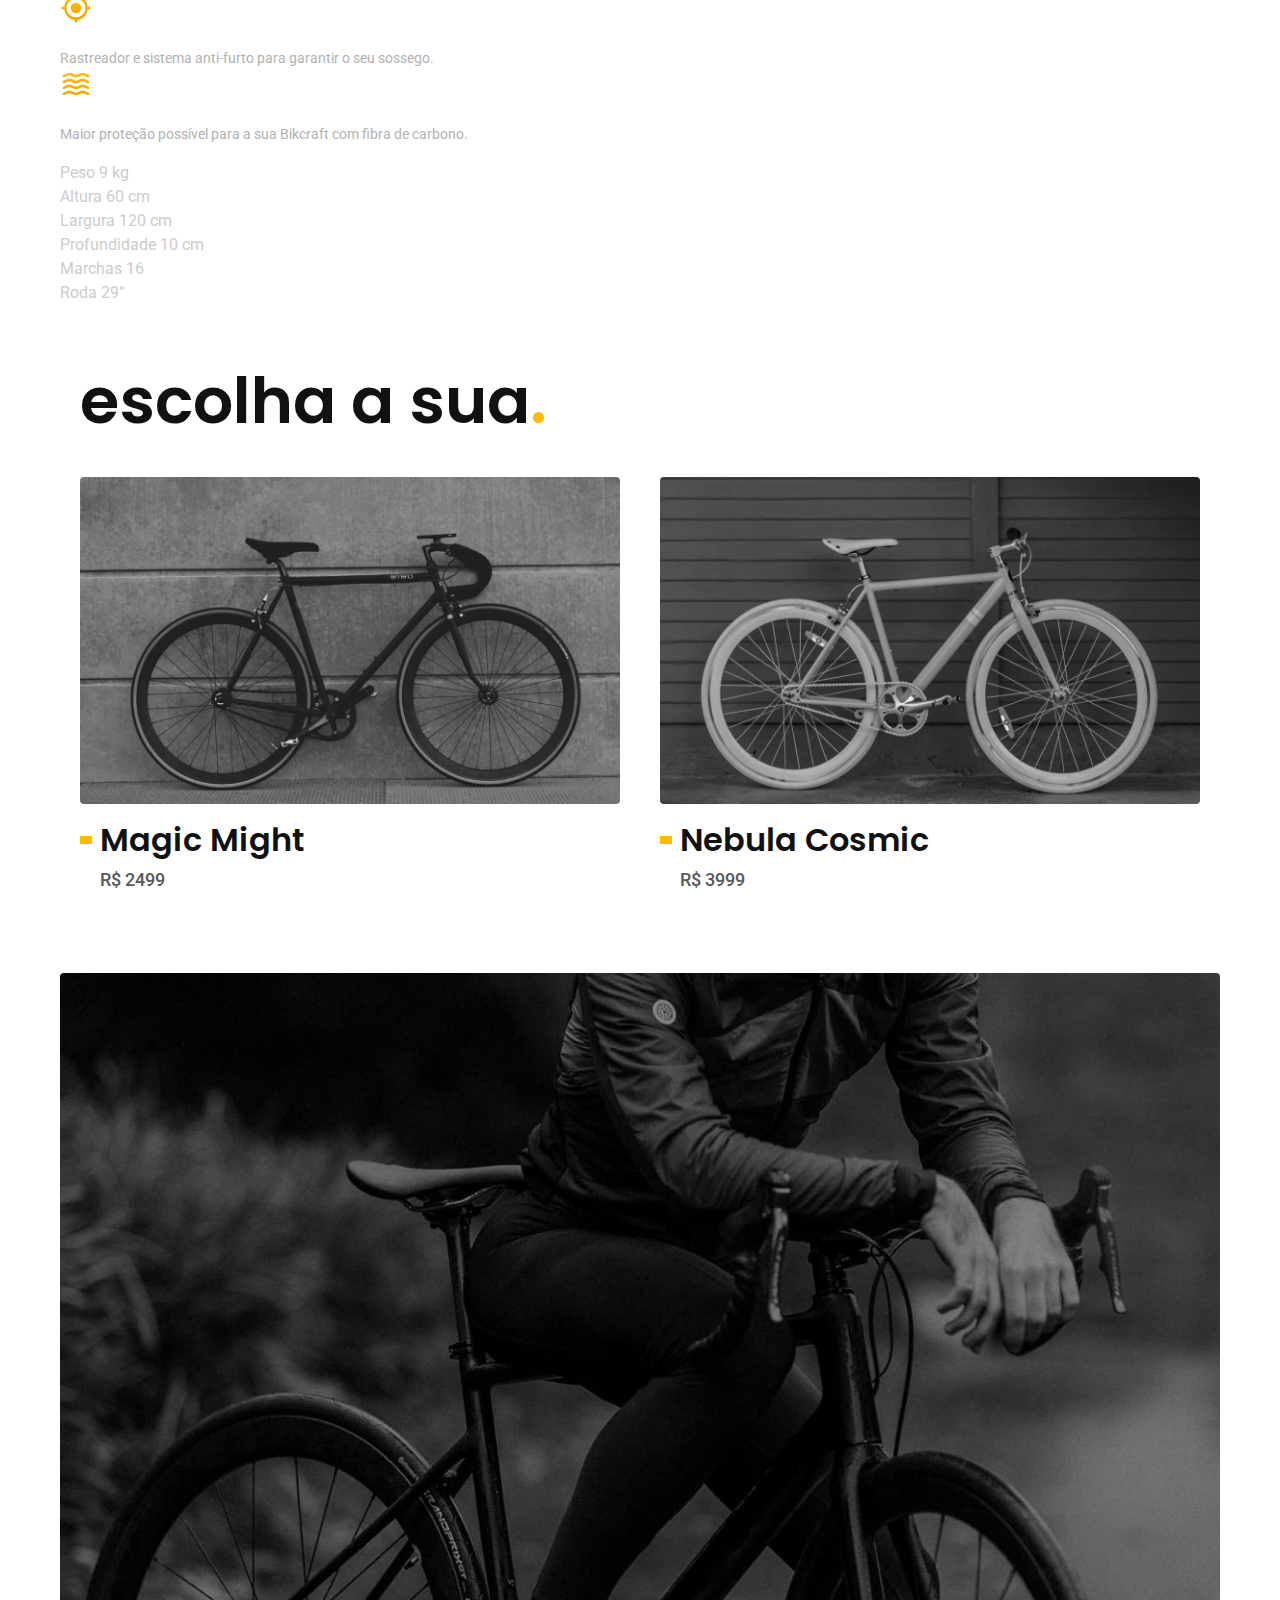
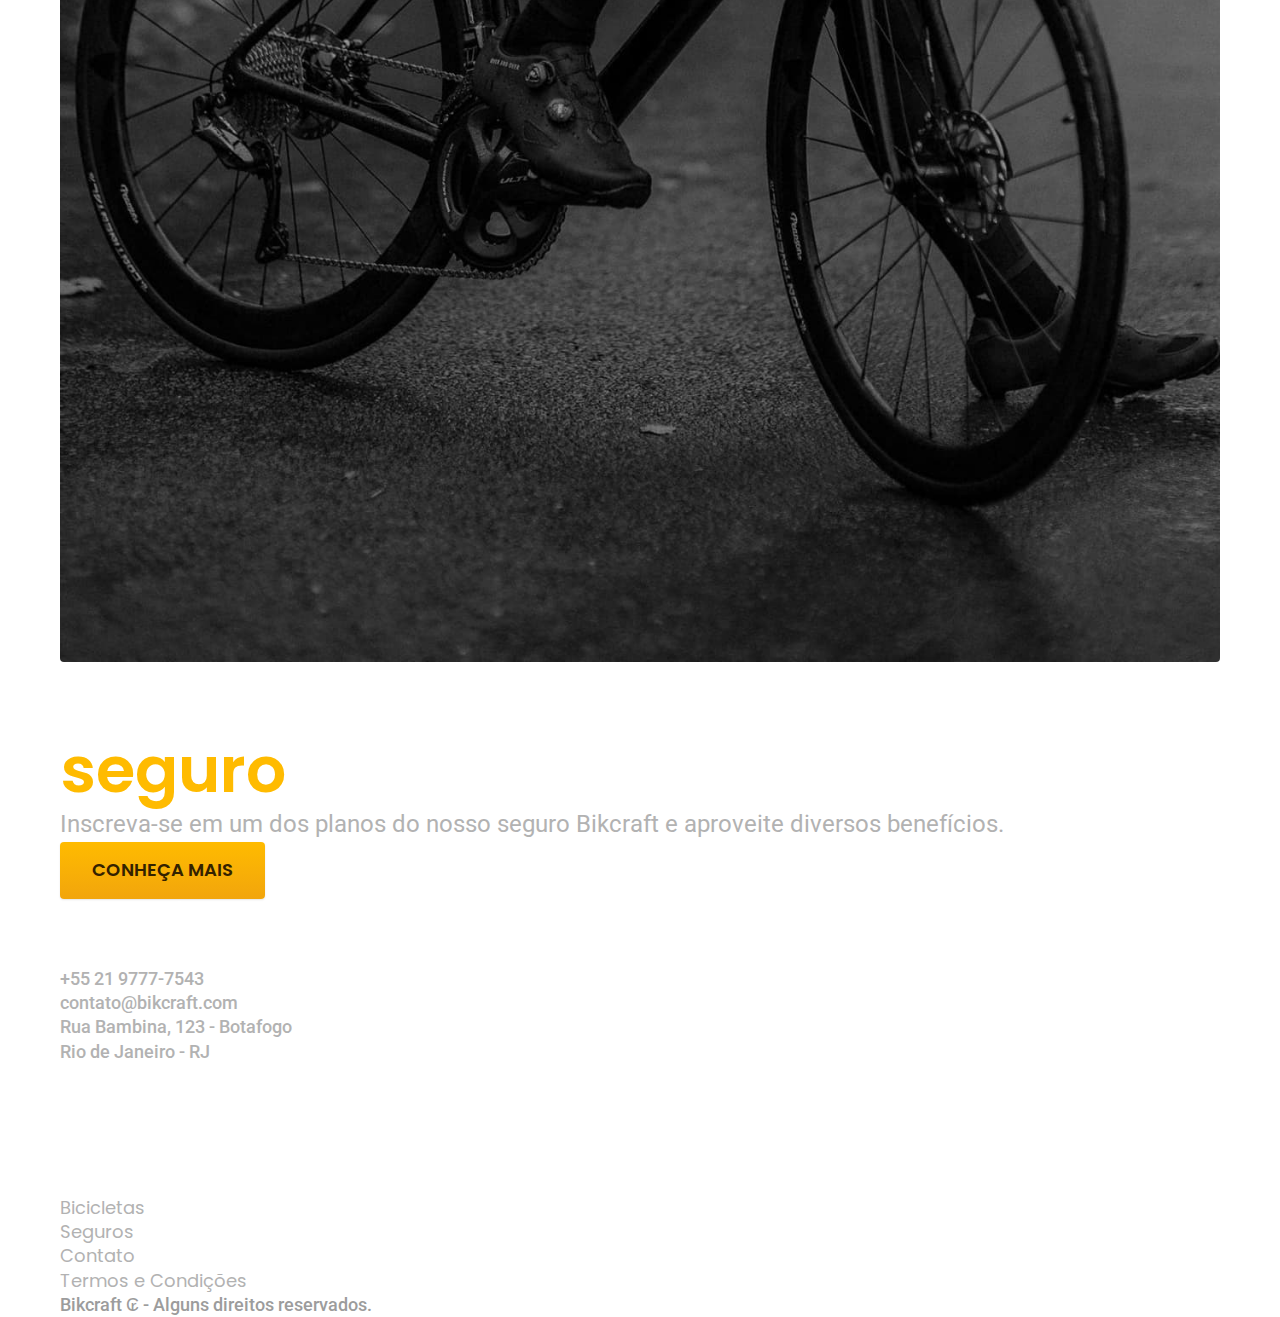
<file: bicicletas/nimbus.html>
<!DOCTYPE html>
<html lang="pt-br">
  <head>
    <link rel="preconnect" href="https://fonts.googleapis.com" />
    <link rel="preconnect" href="https://fonts.gstatic.com" crossorigin />
    <meta charset="UTF-8" />
    <meta name="viewport" content="width=device-width, initial-scale=1.0" />
    <title>Nimbus | Bikcraft</title>
    <meta
      name="description"
      content="Termos e descrições relacionados aos nossos serviços."
    />
    <link
      href="https://fonts.googleapis.com/css2?family=Merriweather:ital,wght@0,300;0,400;0,700;0,900;1,300;1,400;1,700;1,900&family=Poppins:ital,wght@0,100;0,200;0,300;0,400;0,500;0,600;0,700;0,800;0,900;1,100;1,200;1,300;1,400;1,500;1,600;1,700;1,800;1,900&family=Roboto:ital,wght@0,100;0,300;0,400;0,500;0,700;0,900;1,100;1,300;1,400;1,500;1,700;1,900&display=swap"
      rel="stylesheet"
    />
    <link rel="stylesheet" href="../css/style.css" />
  </head>
  <body id="bicicleta">
    <header class="header-bg">
      <div class="header container">
        <a href="../index.html"
          ><img src="../img/bikcraft.svg" alt="Logotipo Bikcraft"
        /></a>
        <nav aria-label="primaria">
          <ul class="header-menu font-1-m cor-0">
            <li><a href="../bicicletas.html">Bicicletas</a></li>
            <li><a href="../seguros.html">Seguros</a></li>
            <li><a href="../contato.html">Contato</a></li>
          </ul>
        </nav>
      </div>
    </header>

    <main class="titulo-bg">
      <div>
        <div class="titulo container">
          <p class="font-2-xl cor-c5">R$ 4999</p>
          <h1 class="font-1-xxl cor-0">
            Nimbus Stark<span class="cor-p1">.</span>
          </h1>
        </div>
      </div>
      <div class="bicicleta container">
        <div class="bicicleta-imagens">
          <img src="../img/bicicleta/nimbus1.jpg" alt="Bicicleta 1" />
          <img src="../img/bicicleta/nimbus2.jpg" alt="Bicicleta 2" />
          <img src="../img/bicicleta/nimbus3.jpg" alt="Bicicleta 3" />
        </div>
        <div class="bicicleta-conteudo">
          <p class="font-2-l cor-c5">
            A Nimbus Stark é a melhor Bikcraft já criada pela nossa equipe. Ela
            vem equipada com os melhores acessórios, o que garante maior
            velocidade.
          </p>
          <div class="bicicleta-comprar">
            <a class="botao" href="../orcamento.html?tipo=bikcraft&produto=nimbus">Comprar Agora</a>
            <span class="font-1-xs cor-c6"
              ><img src="../img/icones/entrega.svg" alt="" />entrega em 5
              dias</span
            >
            <span class="font-1-xs cor-c6"
              ><img src="../img/icones/estoque.svg" alt="" />18 em estoque</span
            >
          </div>
          <h2 class="font-1-xs cor-0">Informações</h2>
          <ul class="bicicleta-informacoes">
            <li>
              <img src="../img/icones/eletrica.svg" alt="" />
              <h3 class="font-1-m cor-0">Motor Elétrico</h3>
              <p class="font-2-xs cor-c5">
                Permite você viajar distâncias inimagináveis com a sua bike.
              </p>
            </li>
            <li>
              <img src="../img/icones/velocidade.svg" alt="" />
              <h3 class="font-1-m cor-0">50 km/h</h3>
              <p class="font-2-xs cor-c5">
                A mais rápida bicicleta elétrica disponível hoje no mercado.
              </p>
            </li>
            <li>
              <img src="../img/icones/rastreador.svg" alt="" />
              <h3 class="font-1-m cor-0">Rastreador</h3>
              <p class="font-2-xs cor-c5">
                Rastreador e sistema anti-furto para garantir o seu sossego.
              </p>
            </li>
            <li>
              <img src="../img/icones/carbono.svg" alt="" />
              <h3 class="font-1-m cor-0">Fibra de Carbono</h3>
              <p class="font-2-xs cor-c5">
                Maior proteção possível para a sua Bikcraft com fibra de
                carbono.
              </p>
            </li>
          </ul>
          <h2 class="font-1-xs cor-0">Ficha Técnica</h2>
          <ul class="bicicleta-ficha font-2-s cor-c4">
            <li>Peso <span>9 kg</span></li>
            <li>Altura <span>60 cm</span></li>
            <li>Largura <span>120 cm</span></li>
            <li>Profundidade <span>10 cm</span></li>
            <li>Marchas <span>16</span></li>
            <li>Roda <span>29"</span></li>
          </ul>
        </div>
      </div>
    </main>

    <article class="bicicletas-lista container">
      <h2 class="container font-1-xxl">
        escolha a sua<span class="cor-p1">.</span>
      </h2>

      <ul>
        <li>
          <a href="./magic.html">
            <img src="../img/bicicletas/magic.jpg" alt="Bike Magic" />
            <h3 class="font-1-xl">Magic Might</h3>
            <span class="font-2-m cor-c8">R$ 2499</span>
          </a>
        </li>
        <li>
          <a href="./nebula.html">
            <img src="../img/bicicletas/nebula.jpg" alt="Bike Nebula" />
            <h3 class="font-1-xl">Nebula Cosmic</h3>
            <span class="font-2-m cor-c8">R$ 3999</span>
          </a>
        </li>
      </ul>
    </article>

    <article class="seguro-bg">
      <div class="seguro container">
        <div class="seguro-imagem">
          <img
            src="../img/fotos/seguros.jpg"
            alt="Pessoa em cima de uma bicicleta"
          />
        </div>
        <div class="seguro-conteudo">
          <h2 class="font-1-xxl cor-0">
            Pedale mais tranquilo com o nosso
            <span class="cor-p1">seguro</span>.
          </h2>
          <p class="font-2-l cor-c5">
            Inscreva-se em um dos planos do nosso seguro Bikcraft e aproveite
            diversos benefícios.
          </p>
          <a class="botao" href="../seguros.html">Conheça Mais</a>
        </div>
      </div>
    </article>

    <footer class="footer-bg">
      <div class="footer container">
        <img src="../img/bikcraft.svg" alt="Logo Bikcraft" />

        <div class="footer-contato">
          <h3 class="font-2-l-b cor-0">Contato</h3>
          <ul class="font-2-m cor-c5">
            <li><a href="tel:+552197775643">+55 21 9777-7543</a></li>
            <li>
              <a href="mailto:contato@bikcraft.com">contato@bikcraft.com</a>
            </li>
            <li>Rua Bambina, 123 - Botafogo</li>
            <li>Rio de Janeiro - RJ</li>
          </ul>

          <div class="footer-redes">
            <a href="../">
              <img src="../img/redes/instagram.svg" alt="Icone-Instagram" />
            </a>
            <a href="../">
              <img src="../img/redes/facebook.svg" alt="Icone-Facebook" />
            </a>
            <a href="../">
              <img src="../img/redes/youtube.svg" alt="Icone-Youtube" />
            </a>
          </div>
        </div>

        <div class="footer-informacoes">
          <h3 class="font-2-l-b cor-0">Informações</h3>
          <nav>
            <ul class="font-1-m cor-c5">
              <li><a href="../bicicletas.html">Bicicletas</a></li>
              <li><a href="../seguros.html">Seguros</a></li>
              <li><a href="../contato.html">Contato</a></li>
              <li><a href="../termos.html">Termos e Condições</a></li>
            </ul>
          </nav>
        </div>

        <p class="footer-copy font-2-m cor-c6">
          Bikcraft ₢ - Alguns direitos reservados.
        </p>
      </div>
    </footer>
    <script src="../js/script.js"></script>
  </body>
</html>
</file>
<file: css/style.css>
@import "global/global.css";
@import "utilidades/tipografia.css";
@import "utilidades/cores.css";
@import "global/header.css";

/* Home */
@import "home/introducao.css";
@import "home/tecnologia.css";

/* Utilidades */
@import "utilidades/componentes.css";

/* Bicicletas */
@import "bicicletas/bicicletas-lista.css";
</file>
